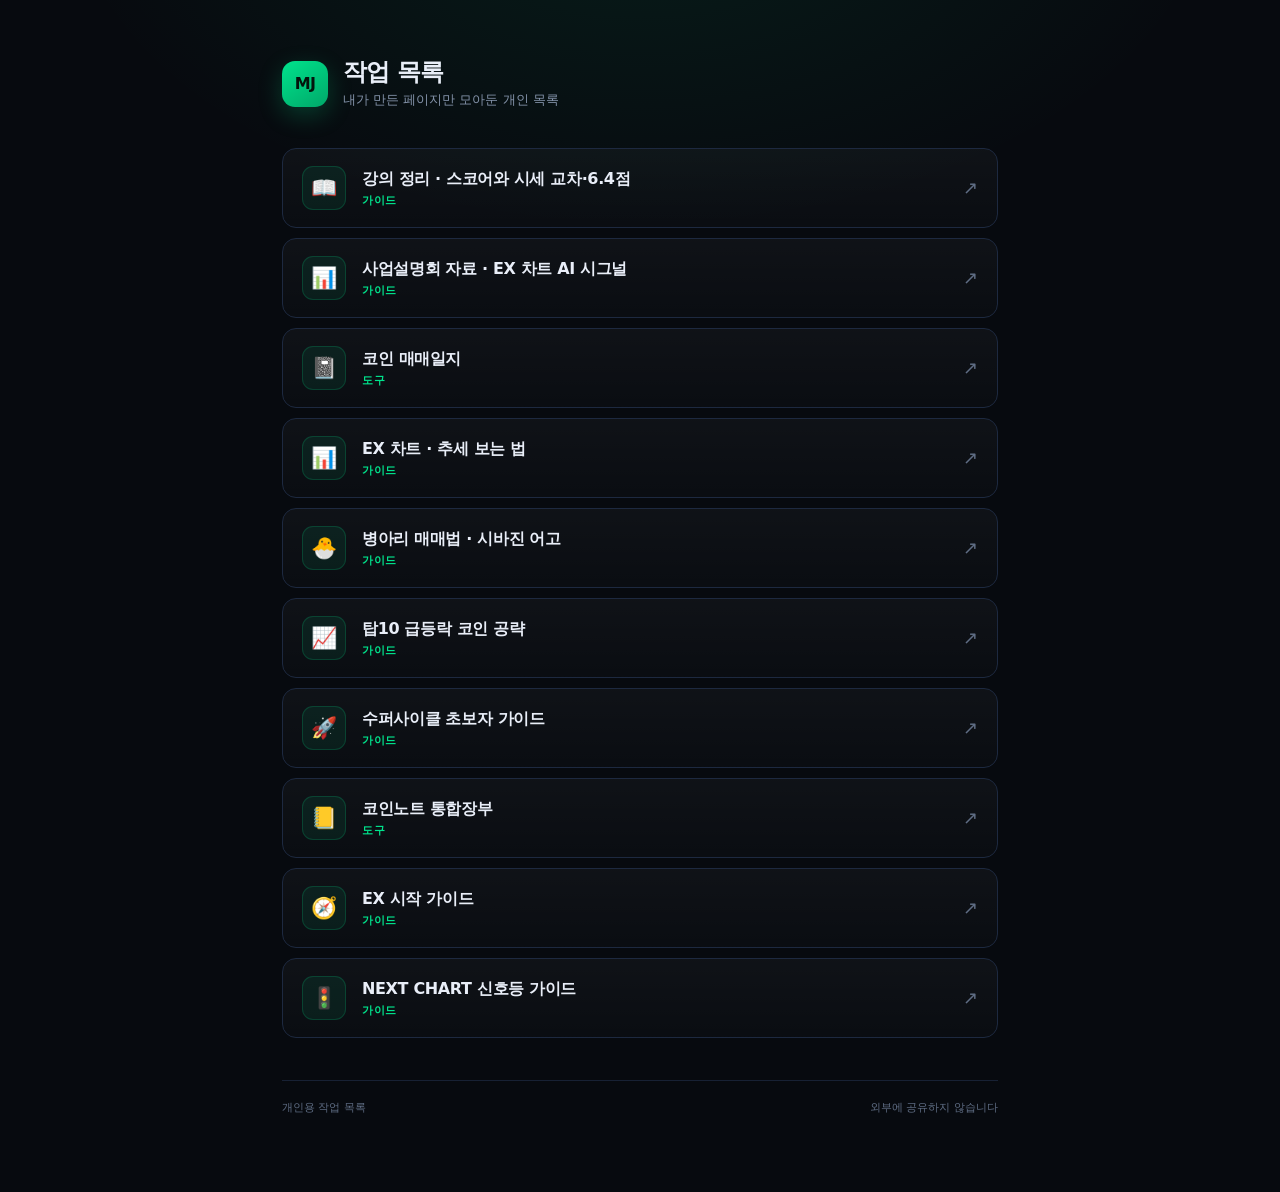
<file: index.html>
<!DOCTYPE html>
<html lang="ko">
<head>
<meta charset="UTF-8">
<meta name="viewport" content="width=device-width, initial-scale=1.0">
<title>작업 목록 | MJ</title>
<meta name="robots" content="noindex, nofollow, noarchive">
<meta name="theme-color" content="#070a0f">
<style>
:root{
  --bg:#070a0f;
  --card:#0d1420;
  --card-hover:#101a28;
  --line:#1d2940;
  --line-hover:rgba(0,227,140,.55);
  --txt:#e9eef8;
  --sub:#8493aa;
  --muted:#5f6d84;
  --green:#00e38c;
  --radius:14px;
}
*{margin:0;padding:0;box-sizing:border-box}
body{
  min-height:100vh;
  background:
    radial-gradient(ellipse 70% 45% at 50% -10%,rgba(0,227,140,.09),transparent 65%),
    var(--bg);
  color:var(--txt);
  font-family:'Pretendard','Pretendard Variable','Apple SD Gothic Neo','Malgun Gothic','Noto Sans CJK KR','Noto Sans KR','NanumGothic',system-ui,sans-serif;
  -webkit-font-smoothing:antialiased;
  line-height:1.55;
}
a{color:inherit;text-decoration:none}
.wrap{max-width:760px;margin:0 auto;padding:58px 22px 76px}
.head{display:flex;align-items:center;gap:15px;margin-bottom:38px}
.mark{
  width:46px;height:46px;border-radius:13px;display:grid;place-items:center;flex:none;
  background:linear-gradient(145deg,var(--green),#00a869);color:#04140c;
  font-size:16px;font-weight:900;letter-spacing:-.6px;
  box-shadow:0 8px 24px rgba(0,227,140,.22)
}
.head h1{font-size:24px;font-weight:900;letter-spacing:-.9px;line-height:1.2}
.head p{color:var(--sub);font-size:13px;margin-top:3px}
.list{display:flex;flex-direction:column;gap:10px}
.item{
  display:flex;align-items:center;gap:16px;
  padding:17px 19px;border:1px solid var(--line);border-radius:var(--radius);
  background:linear-gradient(180deg,rgba(255,255,255,.035),rgba(255,255,255,.012));
  transition:transform .22s,border-color .22s,background .22s
}
.item:hover{transform:translateY(-2px);border-color:var(--line-hover);background:var(--card-hover)}
.item:focus-visible{outline:2px solid var(--green);outline-offset:3px}
.icon{
  width:44px;height:44px;border-radius:11px;display:grid;place-items:center;flex:none;
  font-size:21px;background:rgba(0,227,140,.08);border:1px solid rgba(0,227,140,.18)
}
.body{flex:1;min-width:0;display:flex;flex-direction:column;gap:2px}
.title{font-size:16px;font-weight:800;letter-spacing:-.35px;line-height:1.35}
.cat{font-size:10.5px;font-weight:800;letter-spacing:.7px;color:var(--green)}
.arrow{flex:none;color:var(--muted);font-size:18px;transition:color .2s,transform .2s}
.item:hover .arrow{color:var(--green);transform:translate(2px,-2px)}
.foot{margin-top:42px;padding-top:18px;border-top:1px solid rgba(29,41,64,.75);color:var(--muted);font-size:11px;display:flex;justify-content:space-between;gap:12px;flex-wrap:wrap}
@media(max-width:520px){
  .wrap{padding:40px 16px 60px}
  .head{gap:12px;margin-bottom:28px}
  .mark{width:42px;height:42px;border-radius:12px;font-size:14px}
  .head h1{font-size:21px}
  .head p{font-size:12px}
  .item{padding:14px 15px;gap:12px}
  .icon{width:40px;height:40px;font-size:19px}
  .title{font-size:14.5px}
  .cat{font-size:9.5px}
}
</style>
</head>
<body>
<main class="wrap">
  <header class="head">
    <span class="mark" aria-hidden="true">MJ</span>
    <div>
      <h1>작업 목록</h1>
      <p>내가 만든 페이지만 모아둔 개인 목록</p>
    </div>
  </header>

  <nav class="list" aria-label="작업 목록">
    <a class="item" href="https://mjky1014-collab.github.io/ex-lecture-1112/" target="_blank" rel="noopener">
      <span class="icon" aria-hidden="true">📖</span>
      <span class="body">
        <span class="title">강의 정리 · 스코어와 시세 교차·6.4점</span>
        <span class="cat">가이드</span>
      </span>
      <span class="arrow" aria-hidden="true">↗</span>
    </a>

    <a class="item" href="https://mjky1014-collab.github.io/ex-briefing/" target="_blank" rel="noopener">
      <span class="icon" aria-hidden="true">📊</span>
      <span class="body">
        <span class="title">사업설명회 자료 · EX 차트 AI 시그널</span>
        <span class="cat">가이드</span>
      </span>
      <span class="arrow" aria-hidden="true">↗</span>
    </a>

    <a class="item" href="https://mjky1014-collab.github.io/coin-trading-journal/" target="_blank" rel="noopener">
      <span class="icon" aria-hidden="true">📓</span>
      <span class="body">
        <span class="title">코인 매매일지</span>
        <span class="cat">도구</span>
      </span>
      <span class="arrow" aria-hidden="true">↗</span>
    </a>

    <a class="item" href="https://mjky1014-collab.github.io/trend/" target="_blank" rel="noopener">
      <span class="icon" aria-hidden="true">📊</span>
      <span class="body">
        <span class="title">EX 차트 · 추세 보는 법</span>
        <span class="cat">가이드</span>
      </span>
      <span class="arrow" aria-hidden="true">↗</span>
    </a>

    <a class="item" href="https://mjky1014-collab.github.io/chick/" target="_blank" rel="noopener">
      <span class="icon" aria-hidden="true">🐣</span>
      <span class="body">
        <span class="title">병아리 매매법 · 시바진 어고</span>
        <span class="cat">가이드</span>
      </span>
      <span class="arrow" aria-hidden="true">↗</span>
    </a>

    <a class="item" href="https://mjky1014-collab.github.io/top10/" target="_blank" rel="noopener">
      <span class="icon" aria-hidden="true">📈</span>
      <span class="body">
        <span class="title">탑10 급등락 코인 공략</span>
        <span class="cat">가이드</span>
      </span>
      <span class="arrow" aria-hidden="true">↗</span>
    </a>

    <a class="item" href="https://mjky1014-collab.github.io/super/" target="_blank" rel="noopener">
      <span class="icon" aria-hidden="true">🚀</span>
      <span class="body">
        <span class="title">수퍼사이클 초보자 가이드</span>
        <span class="cat">가이드</span>
      </span>
      <span class="arrow" aria-hidden="true">↗</span>
    </a>

    <a class="item" href="https://mjky1014-collab.github.io/super/memo.html" target="_blank" rel="noopener">
      <span class="icon" aria-hidden="true">📒</span>
      <span class="body">
        <span class="title">코인노트 통합장부</span>
        <span class="cat">도구</span>
      </span>
      <span class="arrow" aria-hidden="true">↗</span>
    </a>

    <a class="item" href="https://mjky1014-collab.github.io/ex/" target="_blank" rel="noopener">
      <span class="icon" aria-hidden="true">🧭</span>
      <span class="body">
        <span class="title">EX 시작 가이드</span>
        <span class="cat">가이드</span>
      </span>
      <span class="arrow" aria-hidden="true">↗</span>
    </a>

    <a class="item" href="https://mjky1014-collab.github.io/next/" target="_blank" rel="noopener">
      <span class="icon" aria-hidden="true">🚦</span>
      <span class="body">
        <span class="title">NEXT CHART 신호등 가이드</span>
        <span class="cat">가이드</span>
      </span>
      <span class="arrow" aria-hidden="true">↗</span>
    </a>
  </nav>

  <footer class="foot">
    <span>개인용 작업 목록</span>
    <span>외부에 공유하지 않습니다</span>
  </footer>
</main>
</body>
</html>
</file>
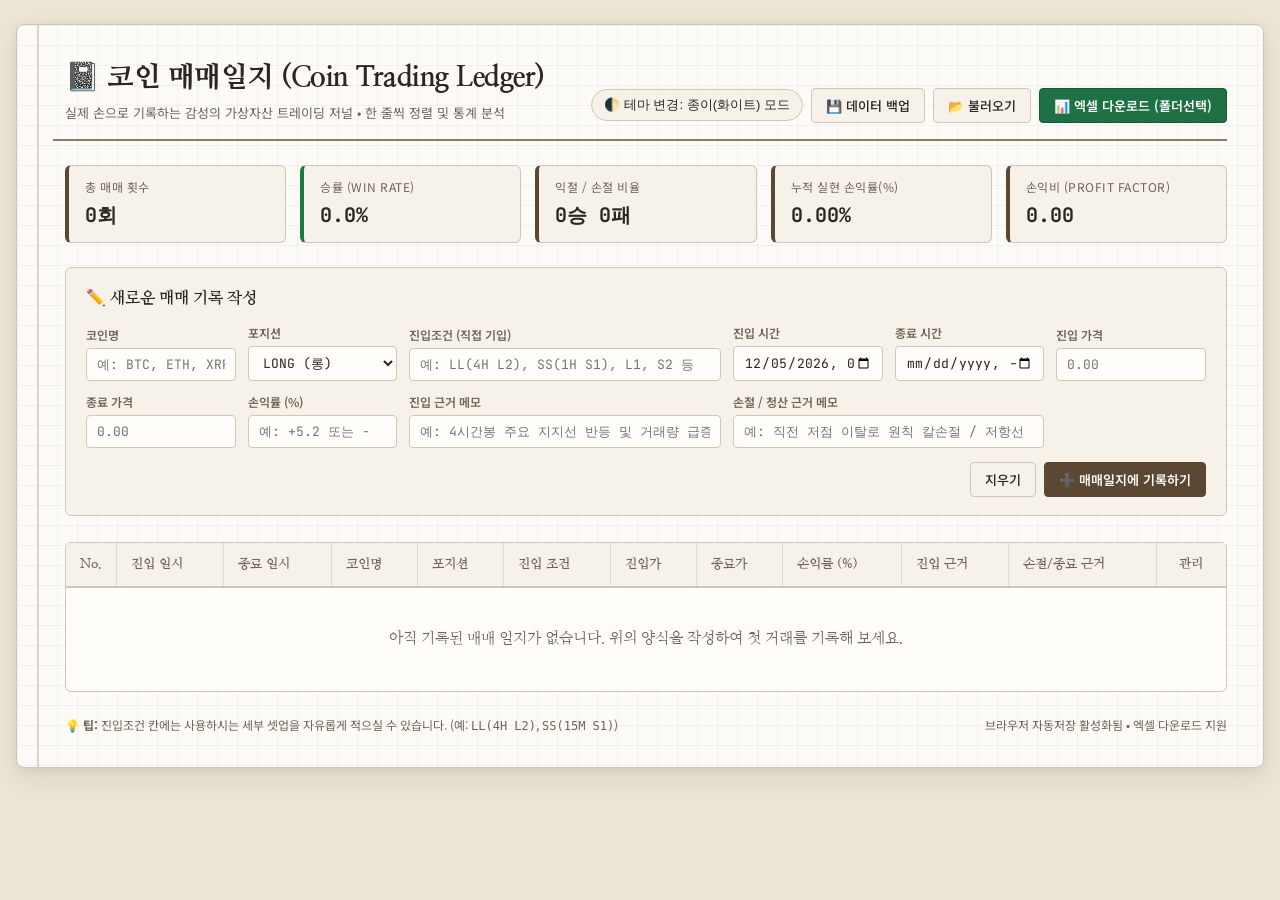
<file: coin-trading-journal/index.html>
<!DOCTYPE html>
<html lang="ko" data-theme="paper-light">
<head>
  <meta charset="UTF-8">
  <meta name="viewport" content="width=device-width, initial-scale=1.0">
  <title>코인 매매일지 (Trading Ledger)</title>
  <link rel="preconnect" href="https://fonts.googleapis.com">
  <link rel="preconnect" href="https://fonts.gstatic.com" crossorigin>
  <link href="https://fonts.googleapis.com/css2?family=Nanum+Myeongjo:wght@400;700;800&family=JetBrains+Mono:wght@400;600;700&family=Noto+Sans+KR:wght@300;400;500;700&display=swap" rel="stylesheet">
  <script src="https://cdn.sheetjs.com/xlsx-0.20.1/package/dist/xlsx.full.min.js"></script>
  <style>
    :root {
      --font-body: 'Noto Sans KR', -apple-system, BlinkMacSystemFont, sans-serif;
      --font-heading: 'Nanum Myeongjo', serif;
      --font-mono: 'JetBrains Mono', monospace;
    }

    [data-theme="paper-light"] {
      --bg-desk: #ede6d6;
      --bg-paper: #fcfbf7;
      --paper-line: #e4dbcb;
      --paper-grid: rgba(60, 50, 40, 0.05);
      --border-color: #d1c7b7;
      --border-dark: #8c7b66;
      --text-main: #2b2621;
      --text-muted: #6e6457;
      --card-bg: #f6f2e9;
      --input-bg: #fffdf9;
      --profit-color: #1b7a3e;
      --profit-bg: #eaf5ec;
      --loss-color: #b3261e;
      --loss-bg: #fdeeee;
      --accent: #5c4832;
      --accent-hover: #453624;
      --shadow-paper: 0 10px 30px rgba(70, 55, 40, 0.12), 0 2px 8px rgba(70, 55, 40, 0.06);
      --tag-long: #205493;
      --tag-long-bg: #e6eef7;
      --tag-short: #8c2323;
      --tag-short-bg: #faeaea;
    }

    [data-theme="paper-dark"] {
      --bg-desk: #121417;
      --bg-paper: #1c1f24;
      --paper-line: #2b313a;
      --paper-grid: rgba(255, 255, 255, 0.03);
      --border-color: #323944;
      --border-dark: #4d5766;
      --text-main: #e2dfd9;
      --text-muted: #959fae;
      --card-bg: #232830;
      --input-bg: #16181d;
      --profit-color: #4ade80;
      --profit-bg: rgba(34, 197, 94, 0.12);
      --loss-color: #f87171;
      --loss-bg: rgba(239, 68, 68, 0.12);
      --accent: #d8b488;
      --accent-hover: #e5c9a7;
      --shadow-paper: 0 10px 35px rgba(0, 0, 0, 0.5), 0 2px 10px rgba(0, 0, 0, 0.4);
      --tag-long: #60a5fa;
      --tag-long-bg: rgba(59, 130, 246, 0.15);
      --tag-short: #f87171;
      --tag-short-bg: rgba(239, 68, 68, 0.15);
    }

    * {
      box-sizing: border-box;
      margin: 0;
      padding: 0;
      transition: background-color 0.2s ease, border-color 0.2s ease, color 0.2s ease;
    }

    body {
      background-color: var(--bg-desk);
      color: var(--text-main);
      font-family: var(--font-body);
      min-height: 100vh;
      padding: 24px 16px;
      line-height: 1.5;
    }

    .ledger-container {
      max-width: 1440px;
      margin: 0 auto;
      background: var(--bg-paper);
      background-image: 
        linear-gradient(var(--paper-grid) 1px, transparent 1px),
        linear-gradient(90deg, var(--paper-grid) 1px, transparent 1px);
      background-size: 20px 20px;
      border: 1px solid var(--border-color);
      border-radius: 8px;
      box-shadow: var(--shadow-paper);
      padding: 32px 36px;
      position: relative;
    }

    .ledger-container::before {
      content: "";
      position: absolute;
      top: 0;
      bottom: 0;
      left: 20px;
      width: 2px;
      background: rgba(190, 80, 80, 0.25);
      pointer-events: none;
    }

    .header {
      display: flex;
      justify-content: space-between;
      align-items: flex-end;
      border-bottom: 2px double var(--border-dark);
      padding-bottom: 16px;
      margin-bottom: 24px;
      padding-left: 12px;
    }

    .title-area h1 {
      font-family: var(--font-heading);
      font-size: 28px;
      font-weight: 800;
      letter-spacing: -0.5px;
      color: var(--text-main);
      display: flex;
      align-items: center;
      gap: 10px;
    }

    .title-area p {
      font-size: 13px;
      color: var(--text-muted);
      margin-top: 4px;
    }

    .header-actions {
      display: flex;
      gap: 8px;
      align-items: center;
      flex-wrap: wrap;
    }

    .btn {
      font-family: var(--font-body);
      font-size: 13px;
      font-weight: 500;
      padding: 7px 14px;
      border-radius: 4px;
      cursor: pointer;
      display: inline-flex;
      align-items: center;
      gap: 6px;
      border: 1px solid var(--border-color);
      background: var(--card-bg);
      color: var(--text-main);
    }

    .btn:hover {
      border-color: var(--border-dark);
      filter: brightness(0.97);
    }

    .btn-primary {
      background: var(--accent);
      color: #fff;
      border-color: var(--accent);
      font-weight: 600;
    }
    [data-theme="paper-dark"] .btn-primary {
      color: #121417;
    }

    .btn-primary:hover {
      background: var(--accent-hover);
    }

    .btn-excel {
      background: #1e7145;
      color: #ffffff;
      border-color: #175735;
      font-weight: 600;
    }
    .btn-excel:hover {
      background: #175735;
    }

    .theme-toggle-btn {
      padding: 6px 12px;
      font-size: 13px;
      border-radius: 20px;
      background: var(--card-bg);
      border: 1px solid var(--border-color);
      color: var(--text-main);
      cursor: pointer;
      font-weight: 500;
    }

    .stats-board {
      display: grid;
      grid-template-columns: repeat(auto-fit, minmax(180px, 1fr));
      gap: 14px;
      margin-bottom: 24px;
      padding-left: 12px;
    }

    .stat-card {
      background: var(--card-bg);
      border: 1px solid var(--border-color);
      border-radius: 6px;
      padding: 12px 16px;
      border-left: 4px solid var(--accent);
    }

    .stat-label {
      font-size: 12px;
      color: var(--text-muted);
      text-transform: uppercase;
      letter-spacing: 0.5px;
    }

    .stat-value {
      font-size: 20px;
      font-family: var(--font-mono);
      font-weight: 700;
      margin-top: 4px;
    }

    .stat-card.profit-stat { border-left-color: var(--profit-color); }
    .stat-card.loss-stat { border-left-color: var(--loss-color); }

    .entry-section {
      background: var(--card-bg);
      border: 1px solid var(--border-color);
      border-radius: 6px;
      padding: 18px 20px;
      margin-bottom: 26px;
      margin-left: 12px;
    }

    .section-title {
      font-family: var(--font-heading);
      font-size: 16px;
      font-weight: 700;
      margin-bottom: 14px;
      display: flex;
      align-items: center;
      gap: 8px;
    }

    .form-grid {
      display: grid;
      grid-template-columns: repeat(auto-fit, minmax(140px, 1fr));
      gap: 12px;
      align-items: flex-end;
    }

    .form-group {
      display: flex;
      flex-direction: column;
      gap: 4px;
    }

    .form-group.span-2 {
      grid-column: span 2;
    }

    @media (max-width: 900px) {
      .form-group.span-2 {
        grid-column: span 1;
      }
    }

    label {
      font-size: 12px;
      font-weight: 600;
      color: var(--text-muted);
    }

    input, select {
      font-family: var(--font-mono);
      font-size: 13px;
      padding: 7px 10px;
      border: 1px solid var(--border-color);
      border-radius: 4px;
      background: var(--input-bg);
      color: var(--text-main);
      outline: none;
    }

    input:focus, select:focus {
      border-color: var(--accent);
      box-shadow: 0 0 0 1px var(--accent);
    }

    .btn-submit-row {
      display: flex;
      justify-content: flex-end;
      gap: 8px;
      margin-top: 14px;
    }

    .table-wrapper {
      margin-left: 12px;
      overflow-x: auto;
      border: 1px solid var(--border-color);
      border-radius: 6px;
      background: var(--input-bg);
    }

    table {
      width: 100%;
      border-collapse: collapse;
      text-align: left;
      font-size: 13px;
      white-space: nowrap;
    }

    thead {
      background: var(--card-bg);
      border-bottom: 2px solid var(--border-color);
    }

    th {
      font-family: var(--font-heading);
      font-size: 13px;
      font-weight: 700;
      color: var(--text-muted);
      padding: 12px 14px;
      border-right: 1px solid var(--paper-line);
    }

    th:last-child {
      border-right: none;
    }

    tbody tr {
      border-bottom: 1px solid var(--paper-line);
    }

    tbody tr:hover {
      background: rgba(0, 0, 0, 0.02);
    }
    [data-theme="paper-dark"] tbody tr:hover {
      background: rgba(255, 255, 255, 0.03);
    }

    td {
      padding: 10px 14px;
      border-right: 1px solid var(--paper-line);
      font-family: var(--font-mono);
      color: var(--text-main);
      vertical-align: middle;
    }

    td:last-child {
      border-right: none;
    }

    tr.row-profit { background-color: var(--profit-bg); }
    tr.row-loss { background-color: var(--loss-bg); }

    .badge {
      display: inline-block;
      padding: 2px 7px;
      border-radius: 3px;
      font-size: 11px;
      font-weight: 700;
      font-family: var(--font-mono);
      letter-spacing: 0.5px;
    }
    .badge-long {
      background: var(--tag-long-bg);
      color: var(--tag-long);
      border: 1px solid var(--tag-long);
    }
    .badge-short {
      background: var(--tag-short-bg);
      color: var(--tag-short);
      border: 1px solid var(--tag-short);
    }

    .cell-return { font-weight: 700; }
    .return-profit { color: var(--profit-color); }
    .return-loss { color: var(--loss-color); }

    .memo-cell {
      max-width: 200px;
      overflow: hidden;
      text-overflow: ellipsis;
      white-space: nowrap;
      font-family: var(--font-body);
      font-size: 12px;
      color: var(--text-main);
      cursor: pointer;
    }

    .action-icons {
      display: flex;
      gap: 6px;
    }

    .btn-icon {
      border: none;
      background: none;
      cursor: pointer;
      color: var(--text-muted);
      font-size: 14px;
      padding: 2px 5px;
      border-radius: 3px;
    }
    .btn-icon:hover {
      color: var(--text-main);
      background: rgba(0,0,0,0.06);
    }

    .empty-state {
      text-align: center;
      padding: 40px;
      color: var(--text-muted);
      font-family: var(--font-heading);
      font-size: 15px;
    }

    .ledger-footer {
      margin-top: 24px;
      padding-left: 12px;
      font-size: 12px;
      color: var(--text-muted);
      display: flex;
      justify-content: space-between;
      flex-wrap: wrap;
      gap: 8px;
    }

    .modal-backdrop {
      display: none;
      position: fixed;
      top: 0; left: 0; right: 0; bottom: 0;
      background: rgba(0, 0, 0, 0.5);
      z-index: 1000;
      align-items: center;
      justify-content: center;
    }
    .modal-backdrop.active {
      display: flex;
    }
    .modal {
      background: var(--bg-paper);
      border: 1px solid var(--border-dark);
      border-radius: 8px;
      max-width: 500px;
      width: 90%;
      padding: 24px;
      box-shadow: var(--shadow-paper);
    }
    .modal-header {
      font-family: var(--font-heading);
      font-size: 18px;
      font-weight: 700;
      margin-bottom: 12px;
    }
  </style>
</head>
<body>

  <div class="ledger-container">
    <header class="header">
      <div class="title-area">
        <h1>📓 코인 매매일지 (Coin Trading Ledger)</h1>
        <p>실제 손으로 기록하는 감성의 가상자산 트레이딩 저널 • 한 줄씩 정렬 및 통계 분석</p>
      </div>
      <div class="header-actions">
        <button class="theme-toggle-btn" id="themeToggleBtn" onclick="toggleTheme()">
          🌓 테마 변경: <span id="themeName">종이(화이트) 모드</span>
        </button>
        <button class="btn" onclick="exportJSON()">💾 데이터 백업</button>
        <button class="btn" onclick="document.getElementById('fileInput').click()">📂 불러오기</button>
        <input type="file" id="fileInput" accept=".json" style="display:none" onchange="importJSON(event)">
        <button class="btn btn-excel" onclick="exportToExcel()">📊 엑셀 다운로드 (폴더선택)</button>
      </div>
    </header>

    <section class="stats-board">
      <div class="stat-card">
        <div class="stat-label">총 매매 횟수</div>
        <div class="stat-value" id="statTotalTrades">0회</div>
      </div>
      <div class="stat-card profit-stat">
        <div class="stat-label">승률 (Win Rate)</div>
        <div class="stat-value" id="statWinRate">0.0%</div>
      </div>
      <div class="stat-card">
        <div class="stat-label">익절 / 손절 비율</div>
        <div class="stat-value" id="statWinLossCount">0승 0패</div>
      </div>
      <div class="stat-card" id="statNetCard">
        <div class="stat-label">누적 실현 손익률(%)</div>
        <div class="stat-value" id="statNetReturn">0.00%</div>
      </div>
      <div class="stat-card">
        <div class="stat-label">손익비 (Profit Factor)</div>
        <div class="stat-value" id="statProfitFactor">0.00</div>
      </div>
    </section>

    <section class="entry-section">
      <div class="section-title">
        <span>✏️ 새로운 매매 기록 작성</span>
      </div>
      <form id="tradeForm" onsubmit="handleAddTrade(event)">
        <div class="form-grid">
          <div class="form-group">
            <label for="coinSymbol">코인명</label>
            <input type="text" id="coinSymbol" placeholder="예: BTC, ETH, XRP" required>
          </div>

          <div class="form-group">
            <label for="tradePosition">포지션</label>
            <select id="tradePosition" onchange="autoCalcReturn()">
              <option value="LONG">LONG (롱)</option>
              <option value="SHORT">SHORT (숏)</option>
            </select>
          </div>

          <div class="form-group span-2">
            <label for="entryCondition">진입조건 (직접 기입)</label>
            <input type="text" id="entryCondition" placeholder="예: LL(4H L2), SS(1H S1), L1, S2 등" required>
          </div>

          <div class="form-group">
            <label for="entryTime">진입 시간</label>
            <input type="datetime-local" id="entryTime" required>
          </div>

          <div class="form-group">
            <label for="exitTime">종료 시간</label>
            <input type="datetime-local" id="exitTime">
          </div>

          <div class="form-group">
            <label for="entryPrice">진입 가격</label>
            <input type="number" id="entryPrice" step="any" placeholder="0.00" oninput="autoCalcReturn()">
          </div>

          <div class="form-group">
            <label for="exitPrice">종료 가격</label>
            <input type="number" id="exitPrice" step="any" placeholder="0.00" oninput="autoCalcReturn()">
          </div>

          <div class="form-group">
            <label for="returnRate">손익률 (%)</label>
            <input type="number" id="returnRate" step="0.01" placeholder="예: +5.2 또는 -2.1" required>
          </div>

          <div class="form-group span-2">
            <label for="entryReason">진입 근거 메모</label>
            <input type="text" id="entryReason" placeholder="예: 4시간봉 주요 지지선 반등 및 거래량 급증">
          </div>

          <div class="form-group span-2">
            <label for="exitReason">손절 / 청산 근거 메모</label>
            <input type="text" id="exitReason" placeholder="예: 직전 저점 이탈로 원칙 칼손절 / 저항선 1차 도달 익절">
          </div>
        </div>

        <div class="btn-submit-row">
          <button type="button" class="btn" onclick="resetForm()">지우기</button>
          <button type="submit" class="btn btn-primary" id="submitBtn">➕ 매매일지에 기록하기</button>
        </div>
      </form>
    </section>

    <div class="table-wrapper">
      <table id="journalTable">
        <thead>
          <tr>
            <th style="width: 45px;">No.</th>
            <th>진입 일시</th>
            <th>종료 일시</th>
            <th>코인명</th>
            <th>포지션</th>
            <th>진입 조건</th>
            <th>진입가</th>
            <th>종료가</th>
            <th>손익률 (%)</th>
            <th>진입 근거</th>
            <th>손절/종료 근거</th>
            <th style="width: 70px; text-align: center;">관리</th>
          </tr>
        </thead>
        <tbody id="journalBody">
        </tbody>
      </table>
      <div id="emptyMessage" class="empty-state">
        아직 기록된 매매 일지가 없습니다. 위의 양식을 작성하여 첫 거래를 기록해 보세요.
      </div>
    </div>

    <footer class="ledger-footer">
      <div>💡 <strong>팁:</strong> 진입조건 칸에는 사용하시는 세부 셋업을 자유롭게 적으실 수 있습니다. (예: <code>LL(4H L2)</code>, <code>SS(15M S1)</code>)</div>
      <div>브라우저 자동저장 활성화됨 • 엑셀 다운로드 지원</div>
    </footer>
  </div>

  <div class="modal-backdrop" id="detailModal">
    <div class="modal">
      <div class="modal-header" id="modalTitle">매매 상세 메모</div>
      <div id="modalContent" style="font-size: 14px; line-height: 1.6; color: var(--text-main); white-space: pre-wrap;"></div>
      <div style="display: flex; justify-content: flex-end; margin-top: 20px;">
        <button class="btn" onclick="closeModal()">닫기</button>
      </div>
    </div>
  </div>

  <script>
    let trades = [];
    let editingId = null;

    const STORAGE_KEY = 'coin_trading_ledger_v1';
    const THEME_KEY = 'coin_ledger_theme';

    window.addEventListener('DOMContentLoaded', () => {
      loadTheme();
      loadTrades();
      setDefaultDates();
    });

    function toggleTheme() {
      const html = document.documentElement;
      const currentTheme = html.getAttribute('data-theme');
      const newTheme = currentTheme === 'paper-light' ? 'paper-dark' : 'paper-light';
      html.setAttribute('data-theme', newTheme);
      localStorage.setItem(THEME_KEY, newTheme);
      updateThemeLabel(newTheme);
    }

    function loadTheme() {
      const savedTheme = localStorage.getItem(THEME_KEY) || 'paper-light';
      document.documentElement.setAttribute('data-theme', savedTheme);
      updateThemeLabel(savedTheme);
    }

    function updateThemeLabel(theme) {
      const label = document.getElementById('themeName');
      label.textContent = theme === 'paper-light' ? '종이(화이트) 모드' : '슬레이트(다크) 모드';
    }

    function setDefaultDates() {
      const now = new Date();
      now.setMinutes(now.getMinutes() - now.getTimezoneOffset());
      document.getElementById('entryTime').value = now.toISOString().slice(0, 16);
    }

    function autoCalcReturn() {
      const entryPrice = parseFloat(document.getElementById('entryPrice').value);
      const exitPrice = parseFloat(document.getElementById('exitPrice').value);
      const position = document.getElementById('tradePosition').value;
      const returnInput = document.getElementById('returnRate');

      if (!isNaN(entryPrice) && !isNaN(exitPrice) && entryPrice > 0) {
        let diffPct = 0;
        if (position === 'LONG') {
          diffPct = ((exitPrice - entryPrice) / entryPrice) * 100;
        } else {
          diffPct = ((entryPrice - exitPrice) / entryPrice) * 100;
        }
        returnInput.value = diffPct.toFixed(2);
      }
    }

    function saveTrades() {
      localStorage.setItem(STORAGE_KEY, JSON.stringify(trades));
      renderTable();
      updateStats();
    }

    function loadTrades() {
      const saved = localStorage.getItem(STORAGE_KEY);
      if (saved) {
        try {
          trades = JSON.parse(saved);
        } catch (e) {
          trades = [];
        }
      }
      renderTable();
      updateStats();
    }

    function handleAddTrade(e) {
      e.preventDefault();

      const tradeData = {
        id: editingId || Date.now().toString(),
        coin: document.getElementById('coinSymbol').value.trim().toUpperCase(),
        position: document.getElementById('tradePosition').value,
        condition: document.getElementById('entryCondition').value.trim(),
        entryTime: document.getElementById('entryTime').value,
        exitTime: document.getElementById('exitTime').value || '-',
        entryPrice: document.getElementById('entryPrice').value ? parseFloat(document.getElementById('entryPrice').value) : null,
        exitPrice: document.getElementById('exitPrice').value ? parseFloat(document.getElementById('exitPrice').value) : null,
        returnRate: parseFloat(document.getElementById('returnRate').value) || 0,
        entryReason: document.getElementById('entryReason').value.trim() || '-',
        exitReason: document.getElementById('exitReason').value.trim() || '-'
      };

      if (editingId) {
        const index = trades.findIndex(t => t.id === editingId);
        if (index !== -1) trades[index] = tradeData;
        editingId = null;
        document.getElementById('submitBtn').innerHTML = '➕ 매매일지에 기록하기';
      } else {
        trades.push(tradeData);
      }

      saveTrades();
      resetForm();
    }

    function resetForm() {
      document.getElementById('tradeForm').reset();
      editingId = null;
      document.getElementById('submitBtn').innerHTML = '➕ 매매일지에 기록하기';
      setDefaultDates();
    }

    function editTrade(id) {
      const trade = trades.find(t => t.id === id);
      if (!trade) return;

      editingId = id;
      document.getElementById('coinSymbol').value = trade.coin;
      document.getElementById('tradePosition').value = trade.position;
      document.getElementById('entryCondition').value = trade.condition;
      document.getElementById('entryTime').value = trade.entryTime;
      document.getElementById('exitTime').value = trade.exitTime === '-' ? '' : trade.exitTime;
      document.getElementById('entryPrice').value = trade.entryPrice !== null ? trade.entryPrice : '';
      document.getElementById('exitPrice').value = trade.exitPrice !== null ? trade.exitPrice : '';
      document.getElementById('returnRate').value = trade.returnRate;
      document.getElementById('entryReason').value = trade.entryReason === '-' ? '' : trade.entryReason;
      document.getElementById('exitReason').value = trade.exitReason === '-' ? '' : trade.exitReason;

      document.getElementById('submitBtn').innerHTML = '✏️ 수정 완료';
      window.scrollTo({ top: 120, behavior: 'smooth' });
    }

    function deleteTrade(id) {
      if (confirm('이 매매 기록을 삭제하시겠습니까?')) {
        trades = trades.filter(t => t.id !== id);
        saveTrades();
      }
    }

    function renderTable() {
      const tbody = document.getElementById('journalBody');
      const emptyMsg = document.getElementById('emptyMessage');
      tbody.innerHTML = '';

      if (trades.length === 0) {
        emptyMsg.style.display = 'block';
        return;
      }
      emptyMsg.style.display = 'none';

      trades.forEach((trade, idx) => {
        const tr = document.createElement('tr');
        const isProfit = trade.returnRate > 0;
        const isLoss = trade.returnRate < 0;

        if (isProfit) tr.classList.add('row-profit');
        else if (isLoss) tr.classList.add('row-loss');

        const returnColorClass = isProfit ? 'return-profit' : (isLoss ? 'return-loss' : '');
        const sign = trade.returnRate > 0 ? '+' : '';
        const positionBadge = trade.position === 'LONG' 
          ? `<span class="badge badge-long">LONG</span>` 
          : `<span class="badge badge-short">SHORT</span>`;

        tr.innerHTML = `
          <td style="text-align: center; color: var(--text-muted);">${idx + 1}</td>
          <td>${formatDate(trade.entryTime)}</td>
          <td>${formatDate(trade.exitTime)}</td>
          <td><strong>${trade.coin}</strong></td>
          <td>${positionBadge}</td>
          <td><span style="font-weight: 600; color: var(--accent);">${escapeHTML(trade.condition)}</span></td>
          <td>${trade.entryPrice !== null ? trade.entryPrice.toLocaleString() : '-'}</td>
          <td>${trade.exitPrice !== null ? trade.exitPrice.toLocaleString() : '-'}</td>
          <td class="cell-return ${returnColorClass}">${sign}${trade.returnRate.toFixed(2)}%</td>
          <td class="memo-cell" title="클릭해서 전체보기" onclick="showMemo('${escapeHTML(trade.coin)} 진입 근거', '${escapeHTML(trade.entryReason)}')">${escapeHTML(trade.entryReason)}</td>
          <td class="memo-cell" title="클릭해서 전체보기" onclick="showMemo('${escapeHTML(trade.coin)} 손절/종료 근거', '${escapeHTML(trade.exitReason)}')">${escapeHTML(trade.exitReason)}</td>
          <td style="text-align: center;">
            <div class="action-icons">
              <button class="btn-icon" title="수정" onclick="editTrade('${trade.id}')">✏️</button>
              <button class="btn-icon" title="삭제" onclick="deleteTrade('${trade.id}')">🗑️</button>
            </div>
          </td>
        `;
        tbody.appendChild(tr);
      });
    }

    function formatDate(dtStr) {
      if (!dtStr || dtStr === '-') return '-';
      return dtStr.replace('T', ' ');
    }

    function escapeHTML(str) {
      if (!str) return '';
      return String(str)
        .replace(/&/g, '&amp;')
        .replace(/</g, '&lt;')
        .replace(/>/g, '&gt;')
        .replace(/"/g, '&quot;')
        .replace(/'/g, '&#39;');
    }

    function showMemo(title, content) {
      document.getElementById('modalTitle').innerText = title;
      document.getElementById('modalContent').innerText = content || '내용 없음';
      document.getElementById('detailModal').classList.add('active');
    }

    function closeModal() {
      document.getElementById('detailModal').classList.remove('active');
    }

    function updateStats() {
      const totalTrades = trades.length;
      document.getElementById('statTotalTrades').innerText = `${totalTrades}회`;

      if (totalTrades === 0) {
        document.getElementById('statWinRate').innerText = '0.0%';
        document.getElementById('statWinLossCount').innerText = '0승 0패';
        document.getElementById('statNetReturn').innerText = '0.00%';
        document.getElementById('statProfitFactor').innerText = '0.00';
        return;
      }

      let wins = 0;
      let losses = 0;
      let totalReturn = 0;
      let grossProfit = 0;
      let grossLoss = 0;

      trades.forEach(t => {
        totalReturn += t.returnRate;
        if (t.returnRate > 0) {
          wins++;
          grossProfit += t.returnRate;
        } else if (t.returnRate < 0) {
          losses++;
          grossLoss += Math.abs(t.returnRate);
        }
      });

      const winRate = ((wins / totalTrades) * 100).toFixed(1);
      document.getElementById('statWinRate').innerText = `${winRate}%`;
      document.getElementById('statWinLossCount').innerText = `${wins}승 ${losses}패`;

      const sign = totalReturn > 0 ? '+' : '';
      const netElem = document.getElementById('statNetReturn');
      netElem.innerText = `${sign}${totalReturn.toFixed(2)}%`;
      netElem.style.color = totalReturn > 0 ? 'var(--profit-color)' : (totalReturn < 0 ? 'var(--loss-color)' : 'inherit');

      const profitFactor = grossLoss > 0 ? (grossProfit / grossLoss).toFixed(2) : (grossProfit > 0 ? '∞' : '0.00');
      document.getElementById('statProfitFactor').innerText = profitFactor;
    }

    async function exportToExcel() {
      if (trades.length === 0) {
        alert('내보낼 매매 기록이 없습니다.');
        return;
      }

      const excelData = trades.map((t, idx) => ({
        "순번": idx + 1,
        "진입일시": t.entryTime,
        "종료일시": t.exitTime,
        "코인명": t.coin,
        "포지션": t.position,
        "진입조건": t.condition,
        "진입가": t.entryPrice,
        "종료가": t.exitPrice,
        "손익률(%)": t.returnRate,
        "진입근거": t.entryReason,
        "손절및종료근거": t.exitReason
      }));

      const worksheet = XLSX.utils.json_to_sheet(excelData);
      const workbook = XLSX.utils.book_new();
      XLSX.utils.book_append_sheet(workbook, worksheet, "매매일지");

      const colWidths = [
        { wch: 6 },
        { wch: 18 },
        { wch: 18 },
        { wch: 10 },
        { wch: 8 },
        { wch: 16 },
        { wch: 14 },
        { wch: 14 },
        { wch: 12 },
        { wch: 30 },
        { wch: 30 }
      ];
      worksheet['!cols'] = colWidths;

      const excelBuffer = XLSX.write(workbook, { bookType: 'xlsx', type: 'array' });
      const blob = new Blob([excelBuffer], { type: 'application/vnd.openxmlformats-officedocument.spreadsheetml.sheet' });
      const defaultFileName = `코인매매일지_${new Date().toISOString().slice(0, 10)}.xlsx`;

      if (window.showSaveFilePicker) {
        try {
          const handle = await window.showSaveFilePicker({
            suggestedName: defaultFileName,
            types: [{
              description: 'Excel Spreadsheet (*.xlsx)',
              accept: { 'application/vnd.openxmlformats-officedocument.spreadsheetml.sheet': ['.xlsx'] }
            }]
          });
          const writable = await handle.createWritable();
          await writable.write(blob);
          await writable.close();
          alert('지정한 폴더에 엑셀 파일이 성공적으로 저장되었습니다!');
          return;
        } catch (err) {
          if (err.name === 'AbortError') return;
          console.warn('showSaveFilePicker fallback:', err);
        }
      }

      const url = URL.createObjectURL(blob);
      const a = document.createElement('a');
      a.href = url;
      a.download = defaultFileName;
      document.body.appendChild(a);
      a.click();
      document.body.removeChild(a);
      URL.revokeObjectURL(url);
    }

    function exportJSON() {
      const dataStr = "data:text/json;charset=utf-8," + encodeURIComponent(JSON.stringify(trades, null, 2));
      const downloadAnchor = document.createElement('a');
      downloadAnchor.setAttribute("href", dataStr);
      downloadAnchor.setAttribute("download", `코인매매일지_백업_${new Date().toISOString().slice(0, 10)}.json`);
      document.body.appendChild(downloadAnchor);
      downloadAnchor.click();
      downloadAnchor.remove();
    }

    function importJSON(event) {
      const file = event.target.files[0];
      if (!file) return;

      const reader = new FileReader();
      reader.onload = function(e) {
        try {
          const imported = JSON.parse(e.target.result);
          if (Array.isArray(imported)) {
            if (confirm(`가져온 파일에서 총 ${imported.length}개의 매매 기록을 발견했습니다. 기존 일지에 병합하시겠습니까? (취소 시 기존 일지를 덮어씁니다)`)) {
              const existingIds = new Set(trades.map(t => t.id));
              imported.forEach(t => {
                if (!existingIds.has(t.id)) trades.push(t);
              });
            } else {
              trades = imported;
            }
            saveTrades();
            alert('데이터를 성공적으로 불러왔습니다!');
          } else {
            alert('올바른 매매일지 JSON 형식이 아닙니다.');
          }
        } catch (err) {
          alert('파일을 읽는 도중 오류가 발생했습니다: ' + err.message);
        }
      };
      reader.readAsText(file);
      event.target.value = '';
    }
  </script>
</body>
</html>
</file>
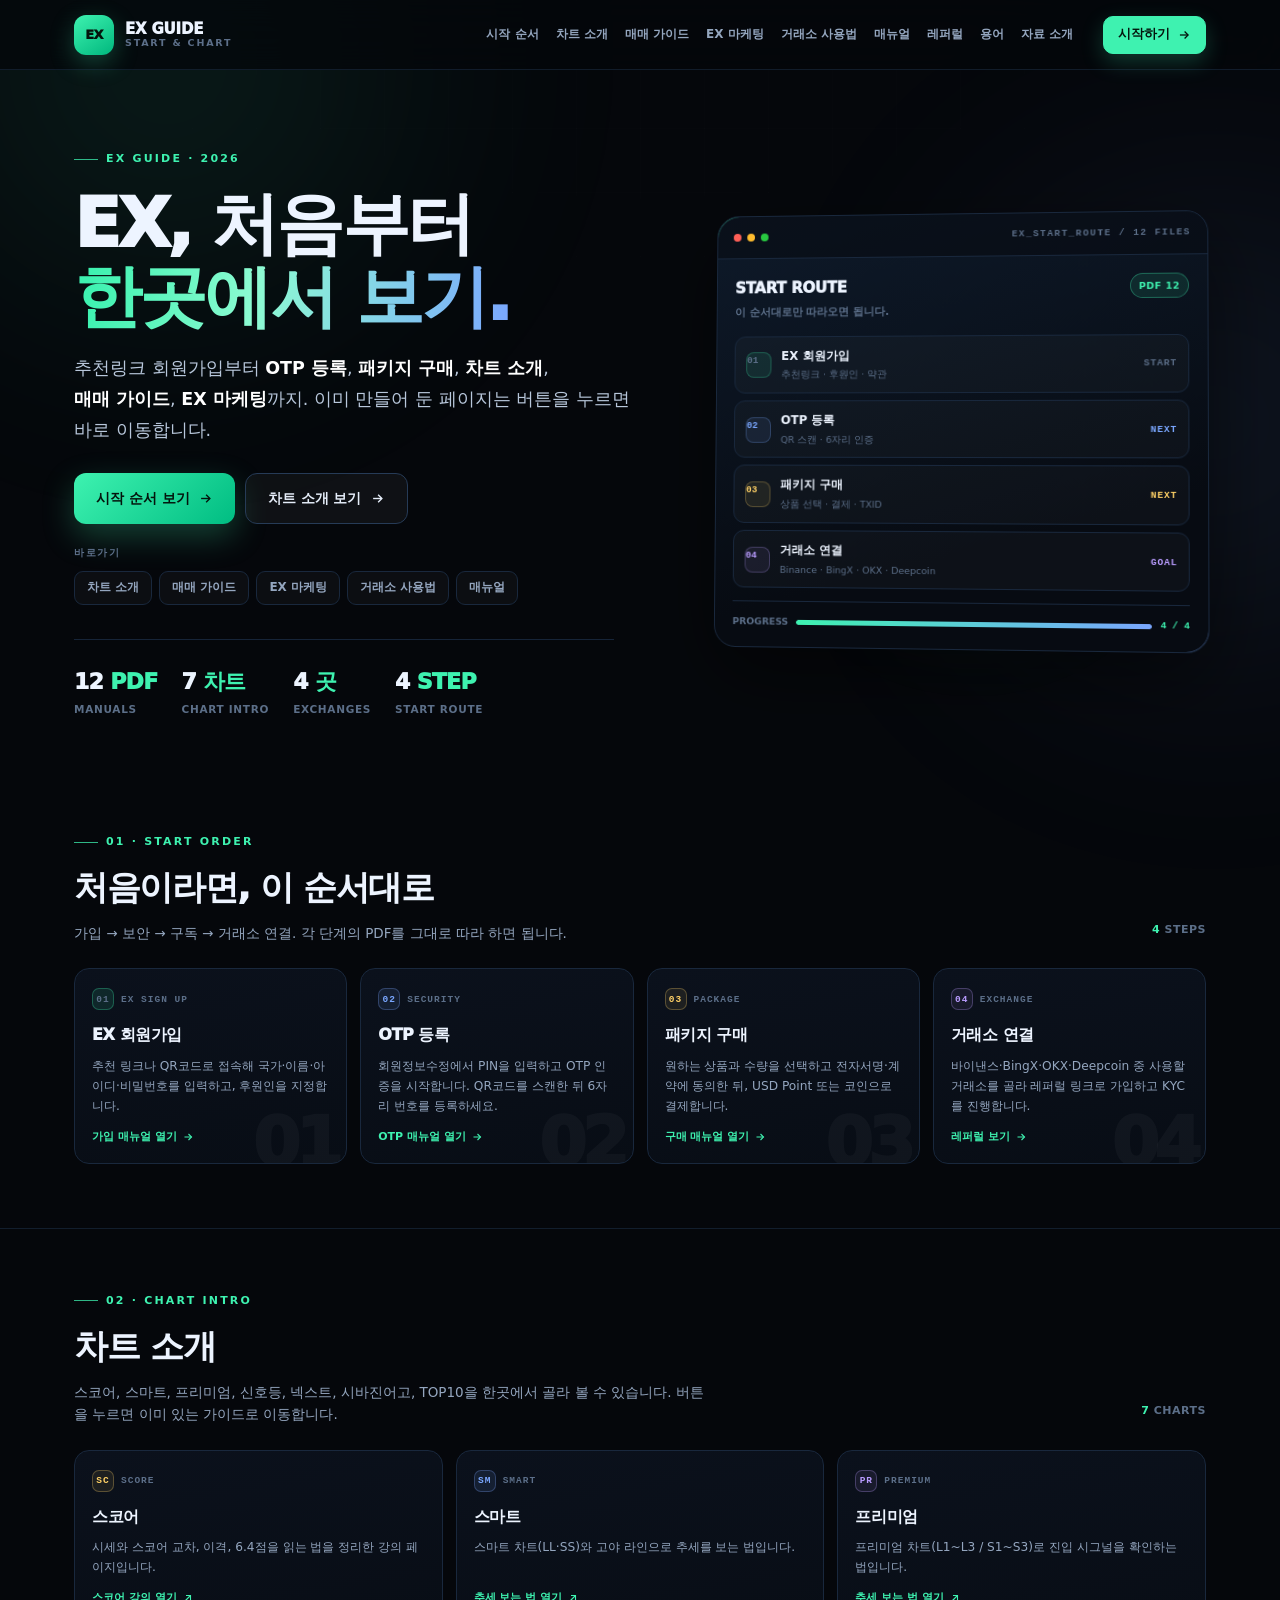
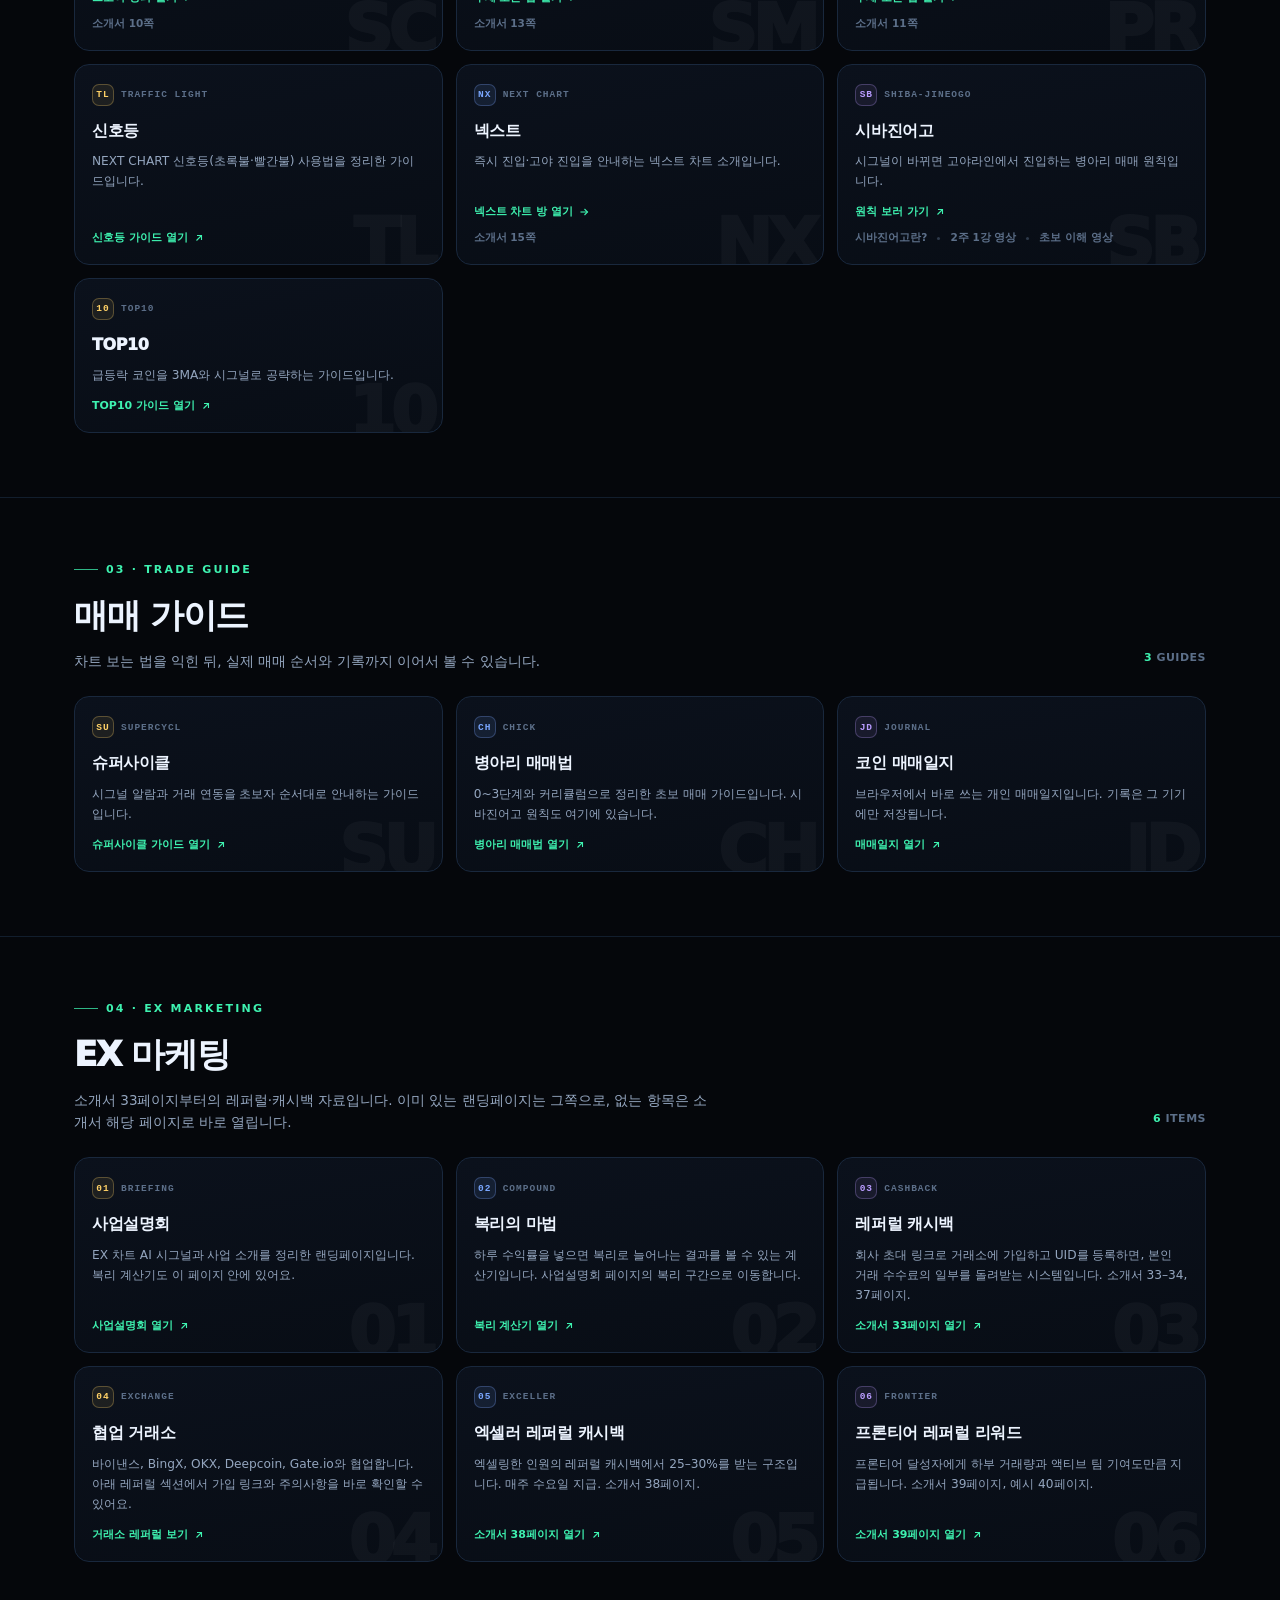
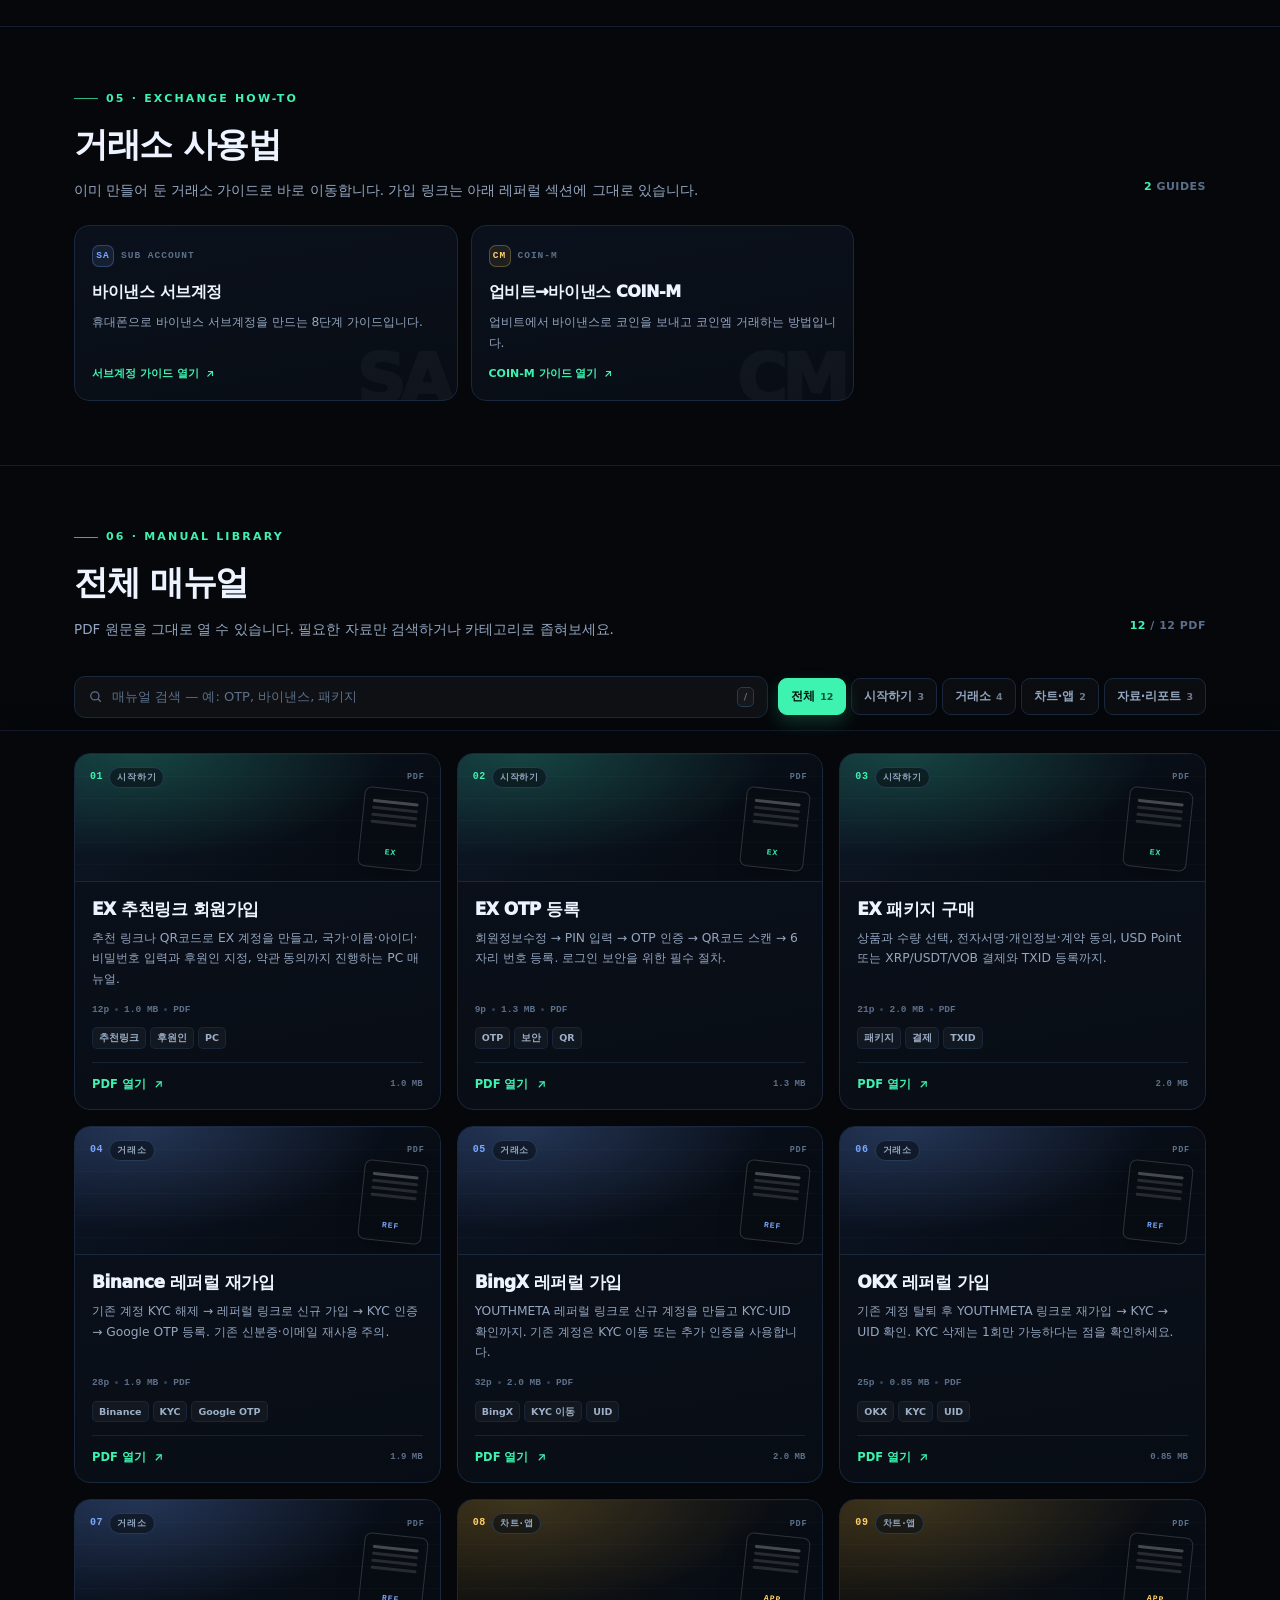
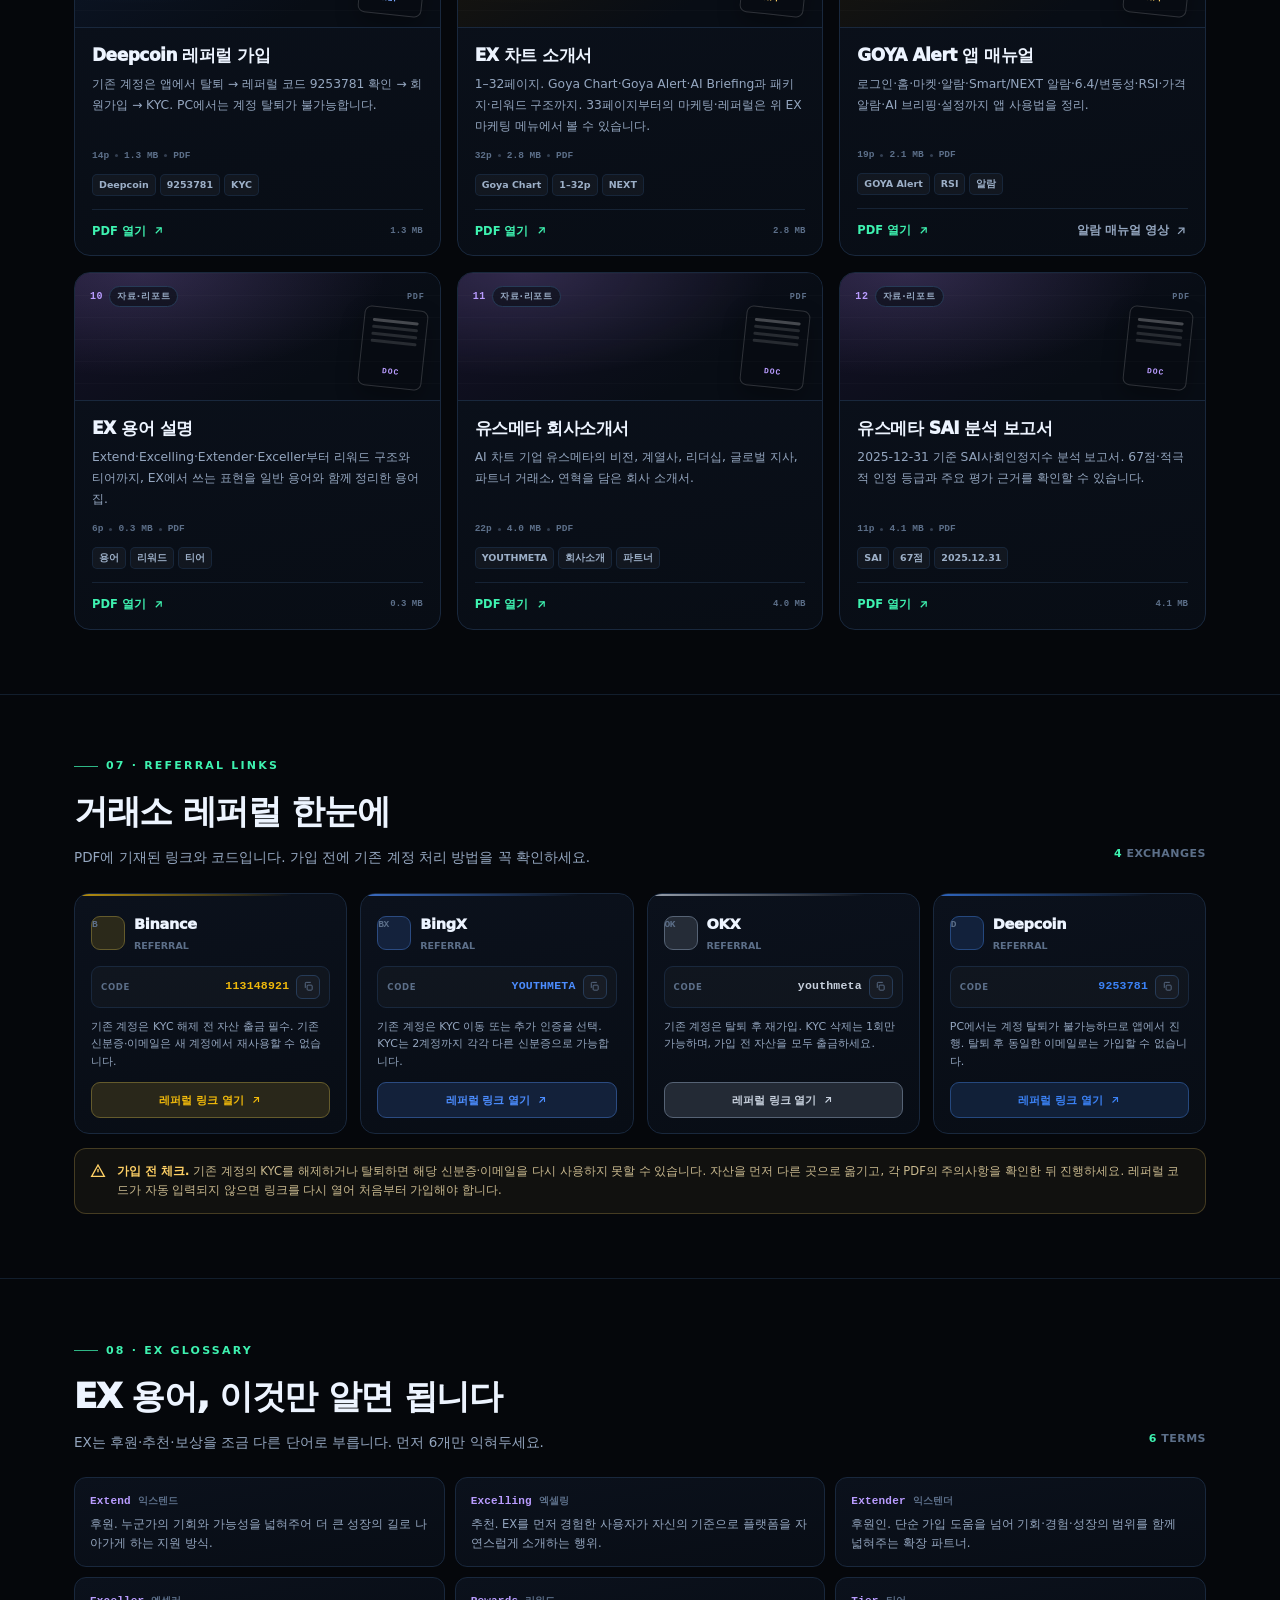
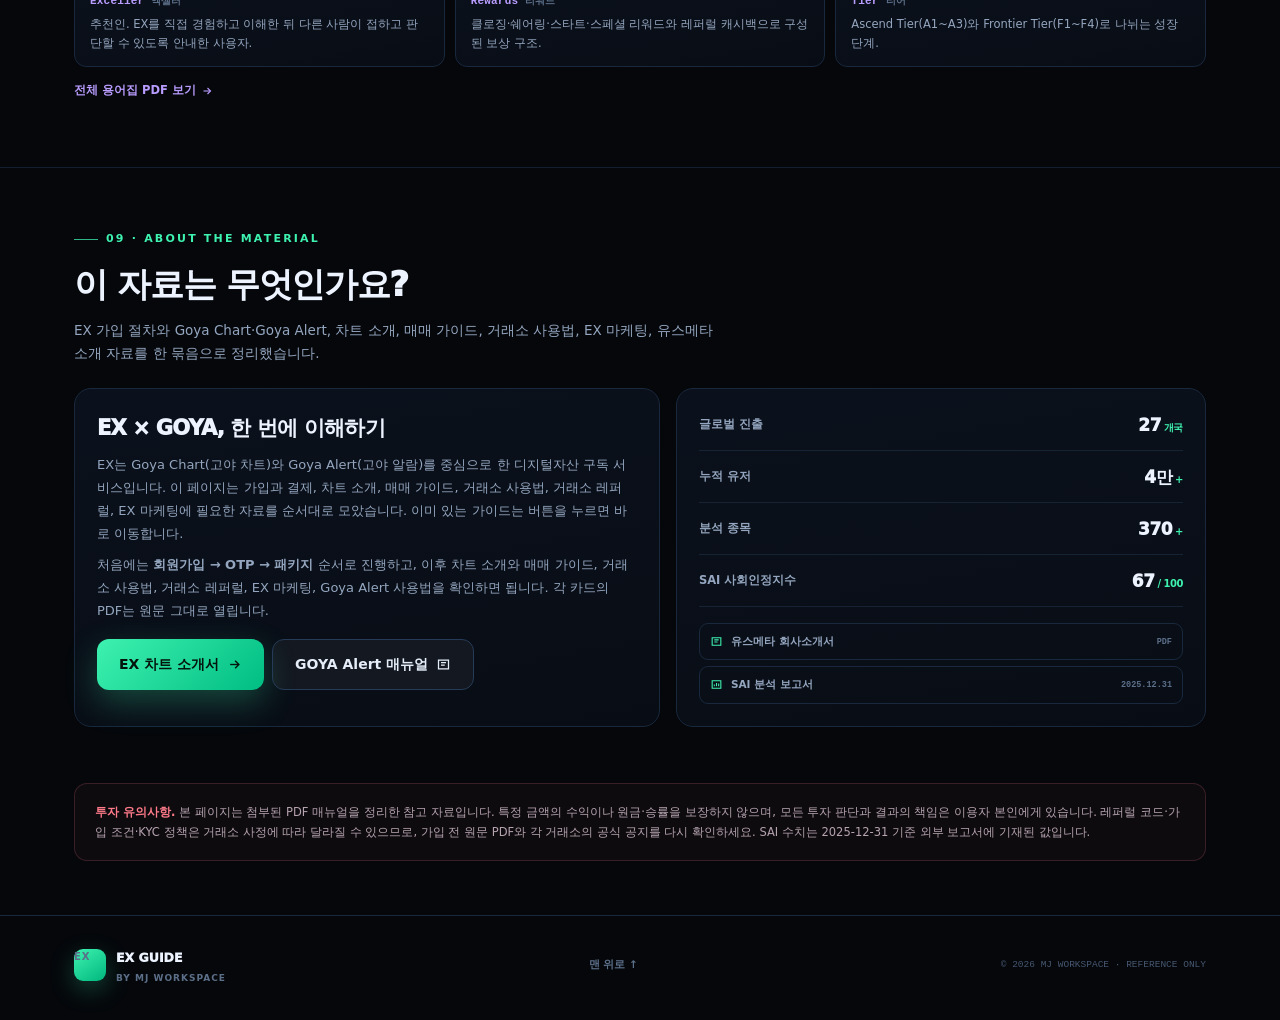
<file: ex/index.html>
<!DOCTYPE html>
<html lang="ko">
<head>
<meta charset="UTF-8">
<meta name="viewport" content="width=device-width, initial-scale=1.0">
<title>EX 가이드 | 차트 소개 · 매매 · 마케팅 · 매뉴얼</title>
<meta name="description" content="EX 추천링크 회원가입부터 스코어·스마트·프리미엄·신호등·넥스트·시바진어고·TOP10, 슈퍼사이클과 EX 마케팅까지. 이미 있는 가이드로 바로 이동합니다.">
<meta name="theme-color" content="#05070b">
<meta property="og:type" content="website">
<meta property="og:title" content="EX 가이드 | EX GUIDE">
<meta property="og:description" content="처음 시작하는 EX, 회원가입부터 차트 소개·매매 가이드·EX 마케팅까지 한 페이지에서.">
<meta property="og:image" content="https://mjky1014-collab.github.io/ex/cover.svg">
<link rel="icon" href="data:image/svg+xml,%3Csvg xmlns='http://www.w3.org/2000/svg' viewBox='0 0 64 64'%3E%3Crect width='64' height='64' rx='16' fill='%233ef2b0'/%3E%3Ctext x='32' y='43' font-family='Arial,sans-serif' font-size='24' font-weight='900' text-anchor='middle' fill='%2304140c'%3EEX%3C/text%3E%3C/svg%3E">
<style>
:root{
  --bg:#05070b;
  --bg2:#070b12;
  --panel:#0b111c;
  --panel2:#0f1827;
  --panel3:#121f33;
  --line:#19283d;
  --line2:#263b57;
  --txt:#edf4ff;
  --sub:#94a6bf;
  --muted:#5c6f89;
  --green:#3ef2b0;
  --green2:#00c98b;
  --blue:#7aa7ff;
  --gold:#ffd166;
  --purple:#b99cff;
  --red:#ff7b8a;
  --radius:18px;
  --max:1180px;
  --shadow:0 28px 80px rgba(0,0,0,.55);
}
*{margin:0;padding:0;box-sizing:border-box}
html{scroll-behavior:smooth;scroll-padding-top:88px}
body{
  background:var(--bg);color:var(--txt);line-height:1.65;overflow-x:hidden;
  font-family:'Pretendard','Pretendard Variable','Apple SD Gothic Neo','Malgun Gothic',system-ui,sans-serif;
  -webkit-font-smoothing:antialiased;
}
a{color:inherit;text-decoration:none}
button,input{font-family:inherit;color:inherit}
button{cursor:pointer;border:none;background:none}
img,svg{display:block;max-width:100%}
::selection{background:rgba(62,242,176,.28);color:#fff}
:focus-visible{outline:2px solid var(--green);outline-offset:3px;border-radius:7px}

.bg-fx{position:fixed;inset:0;z-index:0;pointer-events:none;overflow:hidden}
.bg-fx::before,.bg-fx::after{content:'';position:absolute;width:58vw;height:58vw;border-radius:50%;filter:blur(130px);opacity:.13}
.bg-fx::before{top:-24vw;left:-16vw;background:radial-gradient(circle,var(--green),transparent 66%)}
.bg-fx::after{top:4vw;right:-24vw;background:radial-gradient(circle,var(--blue),transparent 66%)}
.grid-fx{
  position:fixed;inset:0;z-index:0;pointer-events:none;opacity:.32;
  background-image:linear-gradient(rgba(255,255,255,.03) 1px,transparent 1px),linear-gradient(90deg,rgba(255,255,255,.03) 1px,transparent 1px);
  background-size:64px 64px;
  mask-image:radial-gradient(ellipse 85% 58% at 50% 0%,#000 28%,transparent 82%);
  -webkit-mask-image:radial-gradient(ellipse 85% 58% at 50% 0%,#000 28%,transparent 82%);
}
.wrap{max-width:var(--max);margin:0 auto;padding:0 24px;position:relative;z-index:1}
.skip{position:absolute;left:-9999px;top:0;z-index:200;background:var(--green);color:#04140c;padding:11px 18px;border-radius:0 0 10px 0;font-weight:900}
.skip:focus{left:0}

/* ── top bar ── */
.topbar{
  position:fixed;top:0;left:0;right:0;z-index:100;height:70px;
  background:rgba(5,7,11,.76);backdrop-filter:blur(18px);-webkit-backdrop-filter:blur(18px);
  border-bottom:1px solid rgba(25,40,61,.65)
}
.topbar-in{max-width:var(--max);height:100%;margin:0 auto;padding:0 24px;display:flex;align-items:center;gap:18px}
.brand{display:flex;align-items:center;gap:11px;flex:none}
.brand-mark{
  width:40px;height:40px;border-radius:12px;display:grid;place-items:center;flex:none;
  background:linear-gradient(145deg,var(--green),#00b77d);color:#04140c;font-size:13px;font-weight:950;letter-spacing:-.8px;
  box-shadow:0 8px 24px rgba(62,242,176,.25)
}
.brand-txt{display:flex;flex-direction:column;line-height:1.12}
.brand-txt b{font-size:15px;font-weight:950;letter-spacing:-.2px}
.brand-txt span{font-size:9.5px;font-weight:900;letter-spacing:1.8px;color:var(--muted)}
.nav{display:flex;align-items:center;gap:3px;margin-left:auto}
.nav a{font-size:12px;font-weight:800;color:var(--sub);padding:8px 7px;border-radius:9px;transition:.2s;white-space:nowrap}
.nav a:hover{color:#fff;background:rgba(255,255,255,.055)}
.top-actions{display:flex;align-items:center;gap:8px;margin-left:5px}
.top-link{
  display:inline-flex;align-items:center;gap:7px;height:38px;padding:0 14px;border-radius:10px;
  font-size:12.5px;font-weight:900;color:var(--sub);border:1px solid var(--line);background:rgba(255,255,255,.03);transition:.2s
}
.top-link:hover{color:#fff;border-color:var(--line2);background:rgba(255,255,255,.07);transform:translateY(-1px)}
.top-link.primary{color:#04140c;background:var(--green);border-color:var(--green);box-shadow:0 8px 22px rgba(62,242,176,.22)}
.top-link.primary:hover{background:#61f7c2}
.top-link svg{width:14px;height:14px}
.menu-btn{display:none;width:38px;height:38px;border-radius:10px;border:1px solid var(--line);background:rgba(255,255,255,.03);color:var(--sub);place-items:center}
.menu-btn svg{width:18px;height:18px}
.mobile-menu{display:none}

/* ── hero ── */
.hero{padding:142px 0 42px;position:relative;z-index:1}
.hero-grid{display:grid;grid-template-columns:1.08fr .92fr;gap:56px;align-items:center}
.eyebrow{display:inline-flex;align-items:center;gap:8px;font-size:11px;font-weight:900;letter-spacing:2.2px;color:var(--green);text-transform:uppercase}
.eyebrow::before{content:'';width:24px;height:1px;background:var(--green);opacity:.75}
.hero h1{font-size:clamp(38px,5.8vw,68px);font-weight:950;line-height:1.08;letter-spacing:-2.8px;margin:18px 0 20px}
.hero h1 .grad{background:linear-gradient(96deg,var(--green) 4%,#8dfbd2 42%,var(--blue) 100%);-webkit-background-clip:text;background-clip:text;color:transparent}
.hero-lead{max-width:560px;color:#b8c7db;font-size:clamp(15px,1.45vw,17.5px);line-height:1.75}
.hero-lead b{color:#fff;font-weight:850}
.hero-cta{display:flex;flex-wrap:wrap;gap:10px;margin-top:28px}
.btn{display:inline-flex;align-items:center;justify-content:center;gap:8px;padding:13px 22px;border-radius:12px;font-size:14px;font-weight:900;transition:.25s;white-space:nowrap}
.btn-primary{background:linear-gradient(135deg,var(--green),#00bd82);color:#04140c;box-shadow:0 12px 32px rgba(62,242,176,.25)}
.btn-primary:hover{transform:translateY(-2px);box-shadow:0 18px 42px rgba(62,242,176,.36)}
.btn-ghost{background:rgba(255,255,255,.045);border:1px solid var(--line2);color:#e5edf9}
.btn-ghost:hover{background:rgba(255,255,255,.085);transform:translateY(-2px)}
.btn svg{width:15px;height:15px}
.hero-stats{display:flex;flex-wrap:wrap;gap:24px;margin-top:34px;padding-top:24px;border-top:1px solid rgba(25,40,61,.9);max-width:540px}
.hero-stats div{display:flex;flex-direction:column;gap:1px}
.hero-stats b{font-size:22px;font-weight:950;letter-spacing:-.7px;font-variant-numeric:tabular-nums}
.hero-stats b em{font-style:normal;color:var(--green)}
.hero-stats span{font-size:10.5px;font-weight:850;letter-spacing:.7px;color:var(--muted)}
.hero-jump{margin-top:22px;max-width:560px}
.hero-jump-label{display:block;font-size:10px;font-weight:900;letter-spacing:1.6px;color:var(--muted);margin-bottom:8px;font-family:ui-monospace,Consolas,monospace}
.hero-jump-list{display:flex;flex-wrap:wrap;gap:7px}
.hero-jump-list a{
  display:inline-flex;align-items:center;gap:6px;height:34px;padding:0 12px;border-radius:9px;
  font-size:12px;font-weight:850;color:var(--sub);
  border:1px solid var(--line);background:rgba(255,255,255,.03);transition:.2s
}
.hero-jump-list a:hover{color:#fff;border-color:var(--line2);background:rgba(255,255,255,.07);transform:translateY(-1px)}
.hub-more{display:flex;flex-wrap:wrap;align-items:center;gap:6px 10px;margin-top:8px}
.hub-more a{font-size:10.5px;font-weight:800;color:var(--muted);transition:.2s}
.hub-more a:hover{color:var(--green)}
.hub-more i{width:3px;height:3px;border-radius:50%;background:var(--muted);opacity:.45;flex:none}

/* route panel */
.route-wrap{position:relative}
.route-wrap::before{content:'';position:absolute;inset:8% 4% -6% 10%;background:radial-gradient(ellipse,rgba(62,242,176,.2),transparent 66%);filter:blur(35px);z-index:0}
.route{
  position:relative;z-index:1;background:linear-gradient(165deg,#0e1a2a,#070b12 72%);
  border:1px solid var(--line);border-radius:22px;box-shadow:var(--shadow);overflow:hidden;
  transform:perspective(1400px) rotateY(-5deg) rotateX(2deg);transition:transform .65s cubic-bezier(.2,.7,.3,1)
}
.route:hover{transform:perspective(1400px) rotateY(0) rotateX(0)}
.route::before{
  content:'';position:absolute;inset:-1px;border-radius:23px;padding:1px;pointer-events:none;
  background:linear-gradient(140deg,rgba(62,242,176,.55),transparent 42%,transparent 64%,rgba(122,167,255,.45));
  -webkit-mask:linear-gradient(#000 0 0) content-box,linear-gradient(#000 0 0);-webkit-mask-composite:xor;mask-composite:exclude
}
.route-bar{display:flex;align-items:center;gap:6px;padding:13px 16px;border-bottom:1px solid var(--line);background:rgba(7,11,18,.6)}
.route-bar i{width:8px;height:8px;border-radius:50%;background:#2b3c56}
.route-bar i:nth-child(1){background:#ff5f57}
.route-bar i:nth-child(2){background:#febc2e}
.route-bar i:nth-child(3){background:#28c840}
.route-bar b{margin-left:auto;font-family:ui-monospace,'Cascadia Code',Consolas,monospace;font-size:9.5px;letter-spacing:1.4px;color:var(--muted);font-weight:800}
.route-in{padding:18px 18px 17px}
.route-head{display:flex;align-items:flex-start;justify-content:space-between;gap:10px;margin-bottom:15px}
.route-head h2{font-size:15.5px;font-weight:950;letter-spacing:-.35px}
.route-head p{font-size:10.5px;color:var(--muted);font-weight:750;margin-top:3px}
.route-badge{font-size:9.5px;font-weight:900;letter-spacing:.4px;color:var(--green);background:rgba(62,242,176,.1);border:1px solid rgba(62,242,176,.32);padding:4px 8px;border-radius:99px;white-space:nowrap}
.route-list{display:flex;flex-direction:column;gap:7px}
.route-item{display:flex;align-items:center;gap:10px;padding:10px 11px;border:1px solid var(--line);border-radius:11px;background:rgba(255,255,255,.022)}
.route-num{width:26px;height:26px;border-radius:8px;display:grid;place-items:center;flex:none;font-family:ui-monospace,Consolas,monospace;font-size:10px;font-weight:900;color:var(--green);background:rgba(62,242,176,.09);border:1px solid rgba(62,242,176,.25)}
.route-item:nth-child(2) .route-num{color:var(--blue);background:rgba(122,167,255,.09);border-color:rgba(122,167,255,.25)}
.route-item:nth-child(3) .route-num{color:var(--gold);background:rgba(255,209,102,.08);border-color:rgba(255,209,102,.25)}
.route-item:nth-child(4) .route-num{color:var(--purple);background:rgba(185,156,255,.08);border-color:rgba(185,156,255,.25)}
.route-item b{font-size:12px;font-weight:850;display:block}
.route-item span{display:block;font-size:9.5px;color:var(--muted);margin-top:1px}
.route-state{margin-left:auto;font-family:ui-monospace,Consolas,monospace;font-size:8.5px;font-weight:900;letter-spacing:.8px;color:var(--green)}
.route-item:nth-child(2) .route-state{color:var(--blue)}
.route-item:nth-child(3) .route-state{color:var(--gold)}
.route-item:nth-child(4) .route-state{color:var(--purple)}
.route-foot{display:flex;align-items:center;gap:8px;margin-top:13px;padding-top:12px;border-top:1px solid var(--line);font-size:9.5px;color:var(--muted);font-weight:750}
.route-foot .bar{flex:1;height:5px;border-radius:99px;background:#142238;overflow:hidden}
.route-foot .bar i{display:block;height:100%;width:100%;background:linear-gradient(90deg,var(--green),var(--blue));border-radius:99px}
.route-foot b{color:var(--green);font-family:ui-monospace,Consolas,monospace;font-size:9.5px}

/* ── sections ── */
.section{padding:64px 0 12px;position:relative;z-index:1}
.sec-head{display:flex;align-items:flex-end;justify-content:space-between;gap:20px;flex-wrap:wrap;margin-bottom:24px}
.sec-head h2{font-size:clamp(23px,3vw,34px);font-weight:950;letter-spacing:-1.3px;margin-top:8px}
.sec-head p{font-size:13.5px;color:var(--sub);margin-top:7px;max-width:640px}
.sec-head .count{font-size:11px;font-weight:900;letter-spacing:.5px;color:var(--muted);padding-bottom:5px;white-space:nowrap}
.sec-head .count b{color:var(--green)}
.section-line{border-top:1px solid rgba(25,40,61,.7);margin-top:52px;padding-top:54px}

/* steps */
.steps{display:grid;grid-template-columns:repeat(4,1fr);gap:13px;counter-reset:step}
.step{
  position:relative;padding:19px 17px 17px;border:1px solid var(--line);border-radius:15px;
  background:linear-gradient(170deg,var(--panel),#080d15);overflow:hidden;transition:.3s;display:flex;flex-direction:column
}
.step:hover{transform:translateY(-4px);border-color:rgba(62,242,176,.4);box-shadow:0 18px 40px rgba(0,0,0,.35)}
.step::after{content:attr(data-step);position:absolute;right:9px;bottom:-14px;font-size:68px;font-weight:950;letter-spacing:-5px;color:rgba(255,255,255,.035);line-height:1;pointer-events:none}
.step-top{display:flex;align-items:center;gap:7px;margin-bottom:12px}
.step-dot{width:22px;height:22px;border-radius:7px;display:grid;place-items:center;background:rgba(62,242,176,.1);border:1px solid rgba(62,242,176,.28);color:var(--green);font-size:9px;font-weight:950;font-family:ui-monospace,Consolas,monospace}
.step:nth-child(2) .step-dot{color:var(--blue);background:rgba(122,167,255,.1);border-color:rgba(122,167,255,.28)}
.step:nth-child(3) .step-dot{color:var(--gold);background:rgba(255,209,102,.08);border-color:rgba(255,209,102,.28)}
.step:nth-child(4) .step-dot{color:var(--purple);background:rgba(185,156,255,.08);border-color:rgba(185,156,255,.28)}
.step-top span{font-size:9.5px;font-weight:900;letter-spacing:1px;color:var(--muted);font-family:ui-monospace,Consolas,monospace}
.step h3{font-size:16px;font-weight:950;letter-spacing:-.4px;margin-bottom:7px}
.step p{font-size:12.2px;color:var(--sub);line-height:1.65;flex:1}
.step-link{display:inline-flex;align-items:center;gap:5px;margin-top:12px;font-size:11px;font-weight:900;color:var(--green)}
.step-link svg{width:12px;height:12px;transition:.2s}
.step-link:hover svg{transform:translateX(3px)}

/* toolbar */
.toolbar{
  position:sticky;top:70px;z-index:50;margin:0 0 22px;padding:12px 0;
  background:linear-gradient(180deg,rgba(5,7,11,.95),rgba(5,7,11,.84));
  backdrop-filter:blur(15px);-webkit-backdrop-filter:blur(15px);border-bottom:1px solid rgba(25,40,61,.55)
}
.toolbar-in{max-width:var(--max);margin:0 auto;padding:0 24px;display:flex;align-items:center;gap:10px;flex-wrap:wrap}
.search{
  flex:1 1 240px;min-width:190px;display:flex;align-items:center;gap:9px;height:42px;padding:0 13px;
  border:1px solid var(--line);border-radius:11px;background:rgba(255,255,255,.04);transition:.22s
}
.search:focus-within{border-color:rgba(62,242,176,.55);background:rgba(62,242,176,.045);box-shadow:0 0 0 3px rgba(62,242,176,.075)}
.search svg{width:15px;height:15px;color:var(--muted);flex:none}
.search input{flex:1;min-width:0;background:none;border:none;outline:none;font-size:13px}
.search input::placeholder{color:var(--muted)}
.search kbd{flex:none;font-family:inherit;font-size:9.5px;font-weight:900;color:var(--muted);border:1px solid var(--line2);border-radius:5px;padding:1px 6px;background:rgba(255,255,255,.03)}
.chips{display:flex;flex-wrap:wrap;gap:5px}
.chip{display:inline-flex;align-items:center;gap:5px;padding:9px 12px;border-radius:9px;border:1px solid var(--line);background:rgba(255,255,255,.025);font-size:12px;font-weight:850;color:var(--sub);transition:.2s}
.chip:hover{color:#fff;border-color:var(--line2)}
.chip.active{color:#04140c;background:var(--green);border-color:var(--green);box-shadow:0 7px 18px rgba(62,242,176,.2)}
.chip .n{font-size:9.5px;opacity:.72;font-variant-numeric:tabular-nums}

/* manual cards */
.manuals{display:grid;grid-template-columns:repeat(3,1fr);gap:16px}
.manual{
  position:relative;display:flex;flex-direction:column;border:1px solid var(--line);border-radius:16px;overflow:hidden;
  background:linear-gradient(170deg,var(--panel),#080d15);transition:transform .35s cubic-bezier(.2,.7,.3,1),border-color .3s,box-shadow .35s
}
.manual:hover{transform:translateY(-5px);border-color:rgba(62,242,176,.4);box-shadow:0 22px 50px rgba(0,0,0,.42)}
.manual-cover{
  position:relative;height:128px;padding:13px 15px;overflow:hidden;
  background:radial-gradient(ellipse at 18% 0%,rgba(62,242,176,.2),transparent 58%),linear-gradient(145deg,#0d1a29,#080d15 70%);
  border-bottom:1px solid var(--line)
}
.manual[data-cat="exchange"] .manual-cover{background:radial-gradient(ellipse at 18% 0%,rgba(122,167,255,.22),transparent 58%),linear-gradient(145deg,#0c1628,#080d15 70%)}
.manual[data-cat="chart"] .manual-cover{background:radial-gradient(ellipse at 18% 0%,rgba(255,209,102,.17),transparent 58%),linear-gradient(145deg,#1a160d,#080d15 70%)}
.manual[data-cat="reference"] .manual-cover{background:radial-gradient(ellipse at 18% 0%,rgba(185,156,255,.18),transparent 58%),linear-gradient(145deg,#141126,#080d15 70%)}
.manual-cover::after{content:'';position:absolute;inset:0;background-image:linear-gradient(rgba(255,255,255,.035) 1px,transparent 1px);background-size:100% 22px;opacity:.5;pointer-events:none}
.manual-top{position:relative;z-index:1;display:flex;align-items:center;gap:6px}
.manual-no{font-family:ui-monospace,Consolas,monospace;font-size:10px;font-weight:900;letter-spacing:.6px;color:var(--green)}
.manual[data-cat="exchange"] .manual-no{color:var(--blue)}
.manual[data-cat="chart"] .manual-no{color:var(--gold)}
.manual[data-cat="reference"] .manual-no{color:var(--purple)}
.manual-cat{font-size:9px;font-weight:900;letter-spacing:.8px;color:var(--sub);border:1px solid var(--line2);background:rgba(7,11,18,.55);padding:2px 7px;border-radius:99px}
.manual-pdf{margin-left:auto;font-family:ui-monospace,Consolas,monospace;font-size:8.5px;font-weight:900;letter-spacing:.8px;color:var(--muted)}
.manual-file{position:absolute;right:15px;bottom:12px;width:64px;height:80px;border:1px solid rgba(255,255,255,.16);border-radius:7px;background:rgba(7,11,18,.6);transform:rotate(6deg);box-shadow:0 10px 22px rgba(0,0,0,.3)}
.manual-file::before{content:'';position:absolute;left:8px;right:8px;top:11px;height:3px;border-radius:2px;background:rgba(255,255,255,.25);box-shadow:0 7px 0 rgba(255,255,255,.13),0 14px 0 rgba(255,255,255,.13),0 21px 0 rgba(255,255,255,.13)}
.manual-file::after{content:'EX';position:absolute;left:0;right:0;bottom:9px;text-align:center;font-family:ui-monospace,Consolas,monospace;font-size:8px;font-weight:900;letter-spacing:1px;color:var(--green)}
.manual[data-cat="exchange"] .manual-file::after{content:'REF';color:var(--blue)}
.manual[data-cat="chart"] .manual-file::after{content:'APP';color:var(--gold)}
.manual[data-cat="reference"] .manual-file::after{content:'DOC';color:var(--purple)}
.manual-body{padding:16px 17px 15px;display:flex;flex-direction:column;flex:1}
.manual-body h3{font-size:17px;font-weight:950;letter-spacing:-.5px;line-height:1.35}
.manual-body p{font-size:12.3px;line-height:1.68;color:var(--sub);margin-top:7px;flex:1}
.manual-meta{display:flex;flex-wrap:wrap;gap:6px;align-items:center;margin-top:12px;font-size:9.5px;font-weight:800;color:var(--muted);font-family:ui-monospace,Consolas,monospace}
.manual-meta span{display:inline-flex;align-items:center;gap:4px}
.manual-meta i{width:3px;height:3px;border-radius:50%;background:var(--muted);opacity:.5}
.tags{display:flex;flex-wrap:wrap;gap:4px;margin-top:10px}
.tag{font-size:9.5px;font-weight:750;color:#9db0c8;background:rgba(255,255,255,.04);border:1px solid rgba(25,40,61,.9);padding:2px 6px;border-radius:5px}
.manual-foot{display:flex;align-items:center;justify-content:space-between;gap:8px;margin-top:13px;padding-top:12px;border-top:1px solid rgba(25,40,61,.8)}
.manual-open{display:inline-flex;align-items:center;gap:6px;font-size:11.5px;font-weight:900;color:var(--green);transition:.2s}
.manual-open:hover{color:#fff}
.manual-open svg{width:13px;height:13px;transition:.2s}
.manual-open:hover svg{transform:translate(2px,-2px)}
.manual-size{font-size:9px;font-weight:800;color:var(--muted);font-family:ui-monospace,Consolas,monospace}
.empty{display:none;padding:44px 20px;text-align:center;border:1px dashed var(--line2);border-radius:14px;color:var(--muted);font-size:13px}
.empty.show{display:block}

/* exchange */
.ex-grid{display:grid;grid-template-columns:repeat(4,1fr);gap:13px}
.ex-card{position:relative;padding:17px 16px 15px;border:1px solid var(--line);border-radius:15px;background:linear-gradient(170deg,var(--panel),#080d15);overflow:hidden;transition:.3s;display:flex;flex-direction:column}
.ex-card:hover{transform:translateY(-4px);border-color:color-mix(in srgb,var(--ex) 45%,var(--line));box-shadow:0 18px 40px rgba(0,0,0,.35)}
.ex-card::before{content:'';position:absolute;left:0;right:0;top:0;height:2px;background:linear-gradient(90deg,var(--ex),transparent 80%);opacity:.75}
.ex-top{display:flex;align-items:center;gap:9px;margin-bottom:12px}
.ex-logo{width:34px;height:34px;border-radius:9px;display:grid;place-items:center;flex:none;background:color-mix(in srgb,var(--ex) 14%,#0b111c);border:1px solid color-mix(in srgb,var(--ex) 35%,var(--line));color:var(--ex);font-family:ui-monospace,Consolas,monospace;font-size:11px;font-weight:950;letter-spacing:-.5px}
.ex-top b{font-size:14.5px;font-weight:950;letter-spacing:-.3px}
.ex-top span{display:block;font-size:9.5px;color:var(--muted);font-weight:800;margin-top:1px}
.ex-code{display:flex;align-items:center;gap:7px;padding:8px 9px;border:1px solid var(--line);border-radius:9px;background:rgba(255,255,255,.025);margin-bottom:10px}
.ex-code span{font-size:8.5px;font-weight:900;letter-spacing:.7px;color:var(--muted);white-space:nowrap}
.ex-code b{margin-left:auto;font-family:ui-monospace,Consolas,monospace;font-size:11.5px;font-weight:900;color:var(--ex);letter-spacing:.2px}
.copy{width:24px;height:24px;border-radius:6px;border:1px solid var(--line2);background:rgba(255,255,255,.03);color:var(--muted);display:grid;place-items:center;flex:none;transition:.2s}
.copy:hover{color:#fff;border-color:var(--ex);background:color-mix(in srgb,var(--ex) 12%,transparent)}
.copy svg{width:11px;height:11px}
.copy.ok{color:var(--green);border-color:var(--green)}
.ex-note{font-size:11px;line-height:1.6;color:var(--sub);flex:1;margin-bottom:12px}
.ex-open{display:inline-flex;align-items:center;justify-content:center;gap:6px;height:36px;border-radius:9px;background:color-mix(in srgb,var(--ex) 13%,#0b111c);border:1px solid color-mix(in srgb,var(--ex) 35%,var(--line));color:var(--ex);font-size:10.5px;font-weight:900;transition:.2s}
.ex-open:hover{background:color-mix(in srgb,var(--ex) 22%,#0b111c);transform:translateY(-1px)}
.ex-open svg{width:12px;height:12px}
.callout{display:flex;gap:11px;align-items:flex-start;margin-top:14px;padding:13px 15px;border:1px solid rgba(255,209,102,.22);border-radius:12px;background:rgba(255,209,102,.05);font-size:11.5px;line-height:1.65;color:#c9b98f}
.callout svg{width:16px;height:16px;color:var(--gold);flex:none;margin-top:1px}
.callout b{color:var(--gold);font-weight:900}

/* glossary */
.terms{display:grid;grid-template-columns:repeat(3,1fr);gap:10px}
.term{padding:14px 15px;border:1px solid var(--line);border-radius:12px;background:linear-gradient(170deg,var(--panel),#080d15);transition:.25s}
.term:hover{border-color:rgba(185,156,255,.38);transform:translateY(-3px)}
.term-top{display:flex;align-items:baseline;gap:7px;margin-bottom:5px}
.term b{font-family:ui-monospace,Consolas,monospace;font-size:11px;font-weight:900;color:var(--purple);letter-spacing:.2px}
.term span{font-size:9.5px;font-weight:850;color:var(--muted)}
.term p{font-size:11.5px;line-height:1.6;color:var(--sub)}
.term-more{display:inline-flex;align-items:center;gap:5px;margin-top:14px;font-size:11.5px;font-weight:900;color:var(--purple)}
.term-more svg{width:12px;height:12px}
.term-more:hover{color:#fff}

/* about */
.about{display:grid;grid-template-columns:1.05fr .95fr;gap:16px;align-items:stretch}
.about-main,.about-side{padding:22px;border:1px solid var(--line);border-radius:17px;background:linear-gradient(170deg,var(--panel),#080d15)}
.about-main h3{font-size:21px;font-weight:950;letter-spacing:-.8px;margin-bottom:9px}
.about-main p{font-size:13px;line-height:1.75;color:var(--sub)}
.about-main p + p{margin-top:9px}
.about-actions{display:flex;flex-wrap:wrap;gap:8px;margin-top:16px}
.about-side{display:flex;flex-direction:column;gap:12px}
.about-stat{display:flex;align-items:center;justify-content:space-between;gap:12px;padding-bottom:11px;border-bottom:1px solid rgba(25,40,61,.8)}
.about-stat:last-of-type{border-bottom:none;padding-bottom:0}
.about-stat span{font-size:11.5px;color:var(--sub);font-weight:750}
.about-stat b{font-size:17px;font-weight:950;letter-spacing:-.5px;font-variant-numeric:tabular-nums}
.about-stat b em{font-style:normal;color:var(--green);font-size:10px;font-weight:900;margin-left:3px}
.about-links{display:flex;flex-direction:column;gap:6px;margin-top:4px}
.about-link{display:flex;align-items:center;gap:8px;padding:9px 10px;border:1px solid var(--line);border-radius:9px;font-size:10.5px;font-weight:850;color:var(--sub);transition:.2s}
.about-link:hover{color:#fff;border-color:var(--line2);background:rgba(255,255,255,.045)}
.about-link svg{width:13px;height:13px;color:var(--green);flex:none}
.about-link span{margin-left:auto;font-family:ui-monospace,Consolas,monospace;font-size:8.5px;color:var(--muted)}

/* disclaimer + footer */
.disclaimer{margin:56px 0 0;padding:18px 20px;border:1px solid rgba(255,123,138,.18);border-radius:13px;background:rgba(255,123,138,.04);font-size:11.5px;line-height:1.75;color:#b5a3ae}
.disclaimer b{color:var(--red);font-weight:900}
.footer{margin-top:42px;border-top:1px solid var(--line);padding:28px 0 34px;position:relative;z-index:1}
.footer-in{max-width:var(--max);margin:0 auto;padding:0 24px;display:flex;align-items:center;justify-content:space-between;gap:18px;flex-wrap:wrap}
.footer-left{display:flex;align-items:center;gap:10px}
.footer-left .brand-mark{width:32px;height:32px;border-radius:9px;font-size:10px}
.footer-left b{font-size:12.5px;font-weight:950}
.footer-left span{display:block;font-size:9px;color:var(--muted);font-weight:800;letter-spacing:1px;margin-top:1px}
.footer-links{display:flex;flex-wrap:wrap;gap:14px;font-size:10.5px;font-weight:800;color:var(--muted)}
.footer-links a:hover{color:#fff}
.footer-copy{font-size:9.5px;color:#465770;font-family:ui-monospace,Consolas,monospace}

/* reveal */
.reveal{opacity:0;transform:translateY(14px);transition:opacity .6s ease,transform .6s ease}
.reveal.in{opacity:1;transform:none}


/* keep in-page anchors below the fixed topbar */
#steps,#guides,#guides-next,#trade,#howto,#marketing,#manuals,#exchanges,#glossary,#about{scroll-margin-top:86px}

/* chart intro + trade + exchange-howto cards */
.guides{display:grid;grid-template-columns:repeat(3,1fr);gap:13px}
.guides .step:nth-child(3n+1) .step-dot{color:var(--gold);background:rgba(255,209,102,.08);border-color:rgba(255,209,102,.28)}
.guides .step:nth-child(3n+2) .step-dot{color:var(--blue);background:rgba(122,167,255,.1);border-color:rgba(122,167,255,.28)}
.guides .step:nth-child(3n) .step-dot{color:var(--purple);background:rgba(185,156,255,.08);border-color:rgba(185,156,255,.28)}
.trade-guides{display:grid;grid-template-columns:repeat(3,1fr);gap:13px}
.trade-guides .step:nth-child(1) .step-dot{color:var(--gold);background:rgba(255,209,102,.08);border-color:rgba(255,209,102,.28)}
.trade-guides .step:nth-child(2) .step-dot{color:var(--blue);background:rgba(122,167,255,.1);border-color:rgba(122,167,255,.28)}
.trade-guides .step:nth-child(3) .step-dot{color:var(--purple);background:rgba(185,156,255,.08);border-color:rgba(185,156,255,.28)}
.howto{display:grid;grid-template-columns:repeat(2,1fr);gap:13px;max-width:780px}
.howto .step:nth-child(1) .step-dot{color:var(--blue);background:rgba(122,167,255,.1);border-color:rgba(122,167,255,.28)}
.howto .step:nth-child(2) .step-dot{color:var(--gold);background:rgba(255,209,102,.08);border-color:rgba(255,209,102,.28)}
.marketing{display:grid;grid-template-columns:repeat(3,1fr);gap:13px}
.marketing .step:nth-child(3n+1) .step-dot{color:var(--gold);background:rgba(255,209,102,.08);border-color:rgba(255,209,102,.28)}
.marketing .step:nth-child(3n+2) .step-dot{color:var(--blue);background:rgba(122,167,255,.1);border-color:rgba(122,167,255,.28)}
.marketing .step:nth-child(3n) .step-dot{color:var(--purple);background:rgba(185,156,255,.08);border-color:rgba(185,156,255,.28)}
.manual-foot{flex-wrap:wrap}
.manual-alt{
  display:inline-flex;align-items:center;gap:5px;font-size:12px;font-weight:850;color:var(--sub)
}
.manual-alt:hover{color:var(--green)}
@media (max-width:1020px){
  .hero-grid{grid-template-columns:1fr;gap:38px}
  .route{max-width:620px;transform:none}
  .route:hover{transform:none}
  .route-wrap::before{display:none}
  .steps{grid-template-columns:repeat(2,1fr)}
  .guides,.trade-guides,.marketing{grid-template-columns:repeat(2,1fr)}
  .howto{grid-template-columns:repeat(2,1fr);max-width:none}
  .manuals{grid-template-columns:repeat(2,1fr)}
  .ex-grid{grid-template-columns:repeat(2,1fr)}
  .terms{grid-template-columns:repeat(2,1fr)}
  .about{grid-template-columns:1fr}
}
@media (max-width:760px){
  .nav{display:none}
  .top-link:not(.primary){display:none}
  .menu-btn{display:grid;margin-left:auto}
  .top-actions{margin-left:0}
  .mobile-menu{display:none;position:fixed;top:70px;left:0;right:0;z-index:99;background:rgba(5,7,11,.97);backdrop-filter:blur(18px);border-bottom:1px solid var(--line);padding:12px 24px 18px}
  .mobile-menu.open{display:block}
  .mobile-menu a{display:block;padding:11px 8px;border-radius:8px;font-size:13px;font-weight:850;color:var(--sub)}
  .mobile-menu a:hover{background:rgba(255,255,255,.05);color:#fff}
  .hero{padding-top:120px}
  .hero h1{letter-spacing:-2px}
  .hero-stats{gap:18px}
  .manuals,.marketing{grid-template-columns:1fr}
  .ex-grid{grid-template-columns:1fr}
  .terms{grid-template-columns:1fr}
  .sec-head .count{padding-bottom:0}
  .toolbar{top:70px}
  .toolbar-in{padding:0 16px}
  .wrap{padding:0 16px}
  .footer-in{padding:0 16px}
}
@media (max-width:430px){
  .steps,.guides,.trade-guides,.howto,.marketing{grid-template-columns:1fr}
  .hero-cta .btn{width:100%}
  .hero-stats b{font-size:20px}
  .search kbd{display:none}
}
@media (prefers-reduced-motion:reduce){
  html{scroll-behavior:auto}
  *,*::before,*::after{animation-duration:.001ms!important;transition-duration:.001ms!important}
  .reveal{opacity:1;transform:none}
}
@media print{
  .topbar,.toolbar,.bg-fx,.grid-fx,.footer-links,.hero-cta,.copy,.ex-open{display:none!important}
  body{background:#fff;color:#111}
  .manual,.step,.ex-card,.term,.about-main,.about-side{border-color:#ddd;background:#fff;box-shadow:none}
}
</style>
</head>
<body>
<a class="skip" href="#main">본문으로 건너뛰기</a>
<div class="bg-fx" aria-hidden="true"></div>
<div class="grid-fx" aria-hidden="true"></div>

<header class="topbar">
  <div class="topbar-in">
    <a class="brand" href="#top" aria-label="EX 가이드 처음으로">
      <span class="brand-mark">EX</span>
      <span class="brand-txt"><b>EX GUIDE</b><span>START &amp; CHART</span></span>
    </a>
    <nav class="nav" aria-label="주요 섹션">
      <a href="#steps">시작 순서</a>
      <a href="#guides">차트 소개</a>
      <a href="#trade">매매 가이드</a>
      <a href="#marketing">EX 마케팅</a>
      <a href="#howto">거래소 사용법</a>
      <a href="#manuals">매뉴얼</a>
      <a href="#exchanges">레퍼럴</a>
      <a href="#glossary">용어</a>
      <a href="#about">자료 소개</a>
    </nav>
    <div class="top-actions">
      <a class="top-link primary" href="#steps">
        시작하기
        <svg viewBox="0 0 24 24" fill="none" stroke="currentColor" stroke-width="2.2" aria-hidden="true"><path d="M5 12h14"/><path d="m13 6 6 6-6 6"/></svg>
      </a>
      <button class="menu-btn" id="menuBtn" aria-label="메뉴 열기" aria-expanded="false" aria-controls="mobileMenu">
        <svg viewBox="0 0 24 24" fill="none" stroke="currentColor" stroke-width="2" aria-hidden="true"><path d="M4 7h16M4 12h16M4 17h16"/></svg>
      </button>
    </div>
  </div>
</header>
<div class="mobile-menu" id="mobileMenu">
  <a href="#steps">시작 순서</a>
  <a href="#guides">차트 소개</a>
  <a href="#trade">매매 가이드</a>
  <a href="#marketing">EX 마케팅</a>
  <a href="#howto">거래소 사용법</a>
  <a href="#manuals">매뉴얼</a>
  <a href="#exchanges">거래소 레퍼럴</a>
  <a href="#glossary">EX 용어</a>
  <a href="#about">자료 소개</a>
</div>

<main id="main">
  <section class="hero" id="top">
    <div class="wrap">
      <div class="hero-grid">
        <div>
          <span class="eyebrow">EX GUIDE · 2026</span>
          <h1>EX, 처음부터<br><span class="grad">한곳에서 보기.</span></h1>
          <p class="hero-lead">
            추천링크 회원가입부터 <b>OTP 등록</b>, <b>패키지 구매</b>,
            <b style="white-space:nowrap">차트 소개</b>, <b style="white-space:nowrap">매매 가이드</b>, <b style="white-space:nowrap">EX 마케팅</b>까지.
            이미 만들어 둔 페이지는 버튼을 누르면 바로 이동합니다.
          </p>
          <div class="hero-cta">
            <a class="btn btn-primary" href="#steps">
              시작 순서 보기
              <svg viewBox="0 0 24 24" fill="none" stroke="currentColor" stroke-width="2.2" aria-hidden="true"><path d="M5 12h14"/><path d="m13 6 6 6-6 6"/></svg>
            </a>
            <a class="btn btn-ghost" href="#guides">
              차트 소개 보기
              <svg viewBox="0 0 24 24" fill="none" stroke="currentColor" stroke-width="2.2" aria-hidden="true"><path d="M5 12h14"/><path d="m13 6 6 6-6 6"/></svg>
            </a>
          </div>
          <nav class="hero-jump" aria-label="바로가기">
            <span class="hero-jump-label">바로가기</span>
            <div class="hero-jump-list">
              <a href="#guides">차트 소개</a>
              <a href="#trade">매매 가이드</a>
              <a href="#marketing">EX 마케팅</a>
              <a href="#howto">거래소 사용법</a>
              <a href="#manuals">매뉴얼</a>
            </div>
          </nav>
          <div class="hero-stats">
            <div><b>12<em> PDF</em></b><span>MANUALS</span></div>
            <div><b>7<em> 차트</em></b><span>CHART INTRO</span></div>
            <div><b>4<em> 곳</em></b><span>EXCHANGES</span></div>
            <div><b>4<em> STEP</em></b><span>START ROUTE</span></div>
          </div>
        </div>
        <div class="route-wrap" aria-label="EX 시작 4단계 요약">
          <div class="route">
            <div class="route-bar"><i></i><i></i><i></i><b>EX_START_ROUTE / 12 FILES</b></div>
            <div class="route-in">
              <div class="route-head">
                <div><h2>START ROUTE</h2><p>이 순서대로만 따라오면 됩니다.</p></div>
                <span class="route-badge">PDF 12</span>
              </div>
              <div class="route-list">
                <div class="route-item"><span class="route-num">01</span><div><b>EX 회원가입</b><span>추천링크 · 후원인 · 약관</span></div><span class="route-state">START</span></div>
                <div class="route-item"><span class="route-num">02</span><div><b>OTP 등록</b><span>QR 스캔 · 6자리 인증</span></div><span class="route-state">NEXT</span></div>
                <div class="route-item"><span class="route-num">03</span><div><b>패키지 구매</b><span>상품 선택 · 결제 · TXID</span></div><span class="route-state">NEXT</span></div>
                <div class="route-item"><span class="route-num">04</span><div><b>거래소 연결</b><span>Binance · BingX · OKX · Deepcoin</span></div><span class="route-state">GOAL</span></div>
              </div>
              <div class="route-foot"><span>PROGRESS</span><span class="bar"><i></i></span><b>4 / 4</b></div>
            </div>
          </div>
        </div>
      </div>
    </div>
  </section>

  <section class="section" id="steps">
    <div class="wrap">
      <div class="sec-head">
        <div>
          <span class="eyebrow">01 · START ORDER</span>
          <h2>처음이라면, 이 순서대로</h2>
          <p>가입 → 보안 → 구독 → 거래소 연결. 각 단계의 PDF를 그대로 따라 하면 됩니다.</p>
        </div>
        <span class="count"><b>4</b> STEPS</span>
      </div>
      <div class="steps">
        <article class="step" data-step="01">
          <div class="step-top"><span class="step-dot">01</span><span>EX SIGN UP</span></div>
          <h3>EX 회원가입</h3>
          <p>추천 링크나 QR코드로 접속해 국가·이름·아이디·비밀번호를 입력하고, 후원인을 지정합니다.</p>
          <a class="step-link" href="pdf/01-ex-signup.pdf" target="_blank" rel="noopener noreferrer">가입 매뉴얼 열기 <svg viewBox="0 0 24 24" fill="none" stroke="currentColor" stroke-width="2.2"><path d="M5 12h14"/><path d="m13 6 6 6-6 6"/></svg></a>
        </article>
        <article class="step" data-step="02">
          <div class="step-top"><span class="step-dot">02</span><span>SECURITY</span></div>
          <h3>OTP 등록</h3>
          <p>회원정보수정에서 PIN을 입력하고 OTP 인증을 시작합니다. QR코드를 스캔한 뒤 6자리 번호를 등록하세요.</p>
          <a class="step-link" href="pdf/02-ex-otp.pdf" target="_blank" rel="noopener noreferrer">OTP 매뉴얼 열기 <svg viewBox="0 0 24 24" fill="none" stroke="currentColor" stroke-width="2.2"><path d="M5 12h14"/><path d="m13 6 6 6-6 6"/></svg></a>
        </article>
        <article class="step" data-step="03">
          <div class="step-top"><span class="step-dot">03</span><span>PACKAGE</span></div>
          <h3>패키지 구매</h3>
          <p>원하는 상품과 수량을 선택하고 전자서명·계약에 동의한 뒤, USD Point 또는 코인으로 결제합니다.</p>
          <a class="step-link" href="pdf/03-ex-package.pdf" target="_blank" rel="noopener noreferrer">구매 매뉴얼 열기 <svg viewBox="0 0 24 24" fill="none" stroke="currentColor" stroke-width="2.2"><path d="M5 12h14"/><path d="m13 6 6 6-6 6"/></svg></a>
        </article>
        <article class="step" data-step="04">
          <div class="step-top"><span class="step-dot">04</span><span>EXCHANGE</span></div>
          <h3>거래소 연결</h3>
          <p>바이낸스·BingX·OKX·Deepcoin 중 사용할 거래소를 골라 레퍼럴 링크로 가입하고 KYC를 진행합니다.</p>
          <a class="step-link" href="#exchanges">레퍼럴 보기 <svg viewBox="0 0 24 24" fill="none" stroke="currentColor" stroke-width="2.2"><path d="M5 12h14"/><path d="m13 6 6 6-6 6"/></svg></a>
        </article>
      </div>
    </div>
  </section>


  <section class="section section-line" id="guides">
    <div class="wrap">
      <div class="sec-head">
        <div>
          <span class="eyebrow">02 · CHART INTRO</span>
          <h2>차트 소개</h2>
          <p>스코어, 스마트, 프리미엄, 신호등, 넥스트, 시바진어고, TOP10을 한곳에서 골라 볼 수 있습니다. 버튼을 누르면 이미 있는 가이드로 이동합니다.</p>
        </div>
        <span class="count"><b>7</b> CHARTS</span>
      </div>
      <div class="guides">
        <article class="step" data-step="SC">
          <div class="step-top"><span class="step-dot">SC</span><span>SCORE</span></div>
          <h3>스코어</h3>
          <p>시세와 스코어 교차, 이격, 6.4점을 읽는 법을 정리한 강의 페이지입니다.</p>
          <a class="step-link" href="https://mjky1014-collab.github.io/ex-lecture-1112/" target="_blank" rel="noopener noreferrer">스코어 강의 열기 <svg viewBox="0 0 24 24" fill="none" stroke="currentColor" stroke-width="2.2" aria-hidden="true"><path d="M7 17 17 7"/><path d="M8 7h9v9"/></svg></a>
          <div class="hub-more"><a href="pdf/08-ex-chart-guide.pdf#page=10" target="_blank" rel="noopener noreferrer">소개서 10쪽</a></div>
        </article>
        <article class="step" data-step="SM">
          <div class="step-top"><span class="step-dot">SM</span><span>SMART</span></div>
          <h3>스마트</h3>
          <p>스마트 차트(LL·SS)와 고야 라인으로 추세를 보는 법입니다.</p>
          <a class="step-link" href="https://mjky1014-collab.github.io/trend/#scope" target="_blank" rel="noopener noreferrer">추세 보는 법 열기 <svg viewBox="0 0 24 24" fill="none" stroke="currentColor" stroke-width="2.2" aria-hidden="true"><path d="M7 17 17 7"/><path d="M8 7h9v9"/></svg></a>
          <div class="hub-more"><a href="pdf/08-ex-chart-guide.pdf#page=13" target="_blank" rel="noopener noreferrer">소개서 13쪽</a></div>
        </article>
        <article class="step" data-step="PR">
          <div class="step-top"><span class="step-dot">PR</span><span>PREMIUM</span></div>
          <h3>프리미엄</h3>
          <p>프리미엄 차트(L1~L3 / S1~S3)로 진입 시그널을 확인하는 법입니다.</p>
          <a class="step-link" href="https://mjky1014-collab.github.io/trend/#scope" target="_blank" rel="noopener noreferrer">추세 보는 법 열기 <svg viewBox="0 0 24 24" fill="none" stroke="currentColor" stroke-width="2.2" aria-hidden="true"><path d="M7 17 17 7"/><path d="M8 7h9v9"/></svg></a>
          <div class="hub-more"><a href="pdf/08-ex-chart-guide.pdf#page=11" target="_blank" rel="noopener noreferrer">소개서 11쪽</a></div>
        </article>
        <article class="step" id="guides-next" data-step="TL">
          <div class="step-top"><span class="step-dot">TL</span><span>TRAFFIC LIGHT</span></div>
          <h3>신호등</h3>
          <p>NEXT CHART 신호등(초록불·빨간불) 사용법을 정리한 가이드입니다.</p>
          <a class="step-link" href="https://mjky1014-collab.github.io/next/" target="_blank" rel="noopener noreferrer">신호등 가이드 열기 <svg viewBox="0 0 24 24" fill="none" stroke="currentColor" stroke-width="2.2" aria-hidden="true"><path d="M7 17 17 7"/><path d="M8 7h9v9"/></svg></a>
        </article>
        <article class="step" data-step="NX">
          <div class="step-top"><span class="step-dot">NX</span><span>NEXT CHART</span></div>
          <h3>넥스트</h3>
          <p>즉시 진입·고야 진입을 안내하는 넥스트 차트 소개입니다.</p>
          <a class="step-link" href="/next-chart/">넥스트 차트 방 열기 <svg viewBox="0 0 24 24" fill="none" stroke="currentColor" stroke-width="2.2" aria-hidden="true"><path d="M5 12h14"/><path d="m13 6 6 6-6 6"/></svg></a>
          <div class="hub-more"><a href="pdf/08-ex-chart-guide.pdf#page=15" target="_blank" rel="noopener noreferrer">소개서 15쪽</a></div>
        </article>
        <article class="step" data-step="SB">
          <div class="step-top"><span class="step-dot">SB</span><span>SHIBA-JINEOGO</span></div>
          <h3>시바진어고</h3>
          <p>시그널이 바뀌면 고야라인에서 진입하는 병아리 매매 원칙입니다.</p>
          <a class="step-link" href="https://mjky1014-collab.github.io/chick/#principle" target="_blank" rel="noopener noreferrer">원칙 보러 가기 <svg viewBox="0 0 24 24" fill="none" stroke="currentColor" stroke-width="2.2" aria-hidden="true"><path d="M7 17 17 7"/><path d="M8 7h9v9"/></svg></a>
          <div class="hub-more">
            <a href="https://mjky1014-collab.github.io/chick/#curriculum" target="_blank" rel="noopener noreferrer">시바진어고란?</a>
            <i></i>
            <a href="https://www.youtube.com/watch?v=oNRuiNcpCJw" target="_blank" rel="noopener noreferrer">2주 1강 영상</a>
            <i></i>
            <a href="https://youtu.be/BVGq8RkQ-vk" target="_blank" rel="noopener noreferrer">초보 이해 영상</a>
          </div>
        </article>
        <article class="step" data-step="10">
          <div class="step-top"><span class="step-dot">10</span><span>TOP10</span></div>
          <h3>TOP10</h3>
          <p>급등락 코인을 3MA와 시그널로 공략하는 가이드입니다.</p>
          <a class="step-link" href="https://mjky1014-collab.github.io/top10/" target="_blank" rel="noopener noreferrer">TOP10 가이드 열기 <svg viewBox="0 0 24 24" fill="none" stroke="currentColor" stroke-width="2.2" aria-hidden="true"><path d="M7 17 17 7"/><path d="M8 7h9v9"/></svg></a>
        </article>
      </div>
    </div>
  </section>


  <section class="section section-line" id="trade">
    <div class="wrap">
      <div class="sec-head">
        <div>
          <span class="eyebrow">03 · TRADE GUIDE</span>
          <h2>매매 가이드</h2>
          <p>차트 보는 법을 익힌 뒤, 실제 매매 순서와 기록까지 이어서 볼 수 있습니다.</p>
        </div>
        <span class="count"><b>3</b> GUIDES</span>
      </div>
      <div class="trade-guides">
        <article class="step" data-step="SU">
          <div class="step-top"><span class="step-dot">SU</span><span>SUPERCYCL</span></div>
          <h3>슈퍼사이클</h3>
          <p>시그널 알람과 거래 연동을 초보자 순서대로 안내하는 가이드입니다.</p>
          <a class="step-link" href="https://mjky1014-collab.github.io/super/" target="_blank" rel="noopener noreferrer">슈퍼사이클 가이드 열기 <svg viewBox="0 0 24 24" fill="none" stroke="currentColor" stroke-width="2.2" aria-hidden="true"><path d="M7 17 17 7"/><path d="M8 7h9v9"/></svg></a>
        </article>
        <article class="step" data-step="CH">
          <div class="step-top"><span class="step-dot">CH</span><span>CHICK</span></div>
          <h3>병아리 매매법</h3>
          <p>0~3단계와 커리큘럼으로 정리한 초보 매매 가이드입니다. 시바진어고 원칙도 여기에 있습니다.</p>
          <a class="step-link" href="https://mjky1014-collab.github.io/chick/" target="_blank" rel="noopener noreferrer">병아리 매매법 열기 <svg viewBox="0 0 24 24" fill="none" stroke="currentColor" stroke-width="2.2" aria-hidden="true"><path d="M7 17 17 7"/><path d="M8 7h9v9"/></svg></a>
        </article>
        <article class="step" data-step="JD">
          <div class="step-top"><span class="step-dot">JD</span><span>JOURNAL</span></div>
          <h3>코인 매매일지</h3>
          <p>브라우저에서 바로 쓰는 개인 매매일지입니다. 기록은 그 기기에만 저장됩니다.</p>
          <a class="step-link" href="https://mjky1014-collab.github.io/coin-trading-journal/" target="_blank" rel="noopener noreferrer">매매일지 열기 <svg viewBox="0 0 24 24" fill="none" stroke="currentColor" stroke-width="2.2" aria-hidden="true"><path d="M7 17 17 7"/><path d="M8 7h9v9"/></svg></a>
        </article>
      </div>
    </div>
  </section>


  <section class="section section-line" id="marketing">
    <div class="wrap">
      <div class="sec-head">
        <div>
          <span class="eyebrow">04 · EX MARKETING</span>
          <h2>EX 마케팅</h2>
          <p>소개서 33페이지부터의 레퍼럴·캐시백 자료입니다. 이미 있는 랜딩페이지는 그쪽으로, 없는 항목은 소개서 해당 페이지로 바로 열립니다.</p>
        </div>
        <span class="count"><b>6</b> ITEMS</span>
      </div>
      <div class="marketing">
        <article class="step" data-step="01">
          <div class="step-top"><span class="step-dot">01</span><span>BRIEFING</span></div>
          <h3>사업설명회</h3>
          <p>EX 차트 AI 시그널과 사업 소개를 정리한 랜딩페이지입니다. 복리 계산기도 이 페이지 안에 있어요.</p>
          <a class="step-link" href="https://mjky1014-collab.github.io/ex-briefing/" target="_blank" rel="noopener noreferrer">사업설명회 열기 <svg viewBox="0 0 24 24" fill="none" stroke="currentColor" stroke-width="2.2"><path d="M7 17 17 7"/><path d="M8 7h9v9"/></svg></a>
        </article>
        <article class="step" data-step="02">
          <div class="step-top"><span class="step-dot">02</span><span>COMPOUND</span></div>
          <h3>복리의 마법</h3>
          <p>하루 수익률을 넣으면 복리로 늘어나는 결과를 볼 수 있는 계산기입니다. 사업설명회 페이지의 복리 구간으로 이동합니다.</p>
          <a class="step-link" href="https://mjky1014-collab.github.io/ex-briefing/#compound-section" target="_blank" rel="noopener noreferrer">복리 계산기 열기 <svg viewBox="0 0 24 24" fill="none" stroke="currentColor" stroke-width="2.2"><path d="M7 17 17 7"/><path d="M8 7h9v9"/></svg></a>
        </article>
        <article class="step" data-step="03">
          <div class="step-top"><span class="step-dot">03</span><span>CASHBACK</span></div>
          <h3>레퍼럴 캐시백</h3>
          <p>회사 초대 링크로 거래소에 가입하고 UID를 등록하면, 본인 거래 수수료의 일부를 돌려받는 시스템입니다. 소개서 33–34, 37페이지.</p>
          <a class="step-link" href="pdf/08-ex-chart-guide.pdf#page=33" target="_blank" rel="noopener noreferrer">소개서 33페이지 열기 <svg viewBox="0 0 24 24" fill="none" stroke="currentColor" stroke-width="2.2"><path d="M7 17 17 7"/><path d="M8 7h9v9"/></svg></a>
        </article>
        <article class="step" data-step="04">
          <div class="step-top"><span class="step-dot">04</span><span>EXCHANGE</span></div>
          <h3>협업 거래소</h3>
          <p>바이낸스, BingX, OKX, Deepcoin, Gate.io와 협업합니다. 아래 레퍼럴 섹션에서 가입 링크와 주의사항을 바로 확인할 수 있어요.</p>
          <a class="step-link" href="#exchanges">거래소 레퍼럴 보기 <svg viewBox="0 0 24 24" fill="none" stroke="currentColor" stroke-width="2.2"><path d="M7 17 17 7"/><path d="M8 7h9v9"/></svg></a>
        </article>
        <article class="step" data-step="05">
          <div class="step-top"><span class="step-dot">05</span><span>EXCELLER</span></div>
          <h3>엑셀러 레퍼럴 캐시백</h3>
          <p>엑셀링한 인원의 레퍼럴 캐시백에서 25–30%를 받는 구조입니다. 매주 수요일 지급. 소개서 38페이지.</p>
          <a class="step-link" href="pdf/08-ex-chart-guide.pdf#page=38" target="_blank" rel="noopener noreferrer">소개서 38페이지 열기 <svg viewBox="0 0 24 24" fill="none" stroke="currentColor" stroke-width="2.2"><path d="M7 17 17 7"/><path d="M8 7h9v9"/></svg></a>
        </article>
        <article class="step" data-step="06">
          <div class="step-top"><span class="step-dot">06</span><span>FRONTIER</span></div>
          <h3>프론티어 레퍼럴 리워드</h3>
          <p>프론티어 달성자에게 하부 거래량과 액티브 팀 기여도만큼 지급됩니다. 소개서 39페이지, 예시 40페이지.</p>
          <a class="step-link" href="pdf/08-ex-chart-guide.pdf#page=39" target="_blank" rel="noopener noreferrer">소개서 39페이지 열기 <svg viewBox="0 0 24 24" fill="none" stroke="currentColor" stroke-width="2.2"><path d="M7 17 17 7"/><path d="M8 7h9v9"/></svg></a>
        </article>
      </div>
    </div>
  </section>

  <section class="section section-line" id="howto">
    <div class="wrap">
      <div class="sec-head">
        <div>
          <span class="eyebrow">05 · EXCHANGE HOW-TO</span>
          <h2>거래소 사용법</h2>
          <p>이미 만들어 둔 거래소 가이드로 바로 이동합니다. 가입 링크는 아래 레퍼럴 섹션에 그대로 있습니다.</p>
        </div>
        <span class="count"><b>2</b> GUIDES</span>
      </div>
      <div class="howto">
        <article class="step" data-step="SA">
          <div class="step-top"><span class="step-dot">SA</span><span>SUB ACCOUNT</span></div>
          <h3>바이낸스 서브계정</h3>
          <p>휴대폰으로 바이낸스 서브계정을 만드는 8단계 가이드입니다.</p>
          <a class="step-link" href="https://mjky1014-collab.github.io/binance-subaccount-guide/" target="_blank" rel="noopener noreferrer">서브계정 가이드 열기 <svg viewBox="0 0 24 24" fill="none" stroke="currentColor" stroke-width="2.2" aria-hidden="true"><path d="M7 17 17 7"/><path d="M8 7h9v9"/></svg></a>
        </article>
        <article class="step" data-step="CM">
          <div class="step-top"><span class="step-dot">CM</span><span>COIN-M</span></div>
          <h3>업비트→바이낸스 COIN-M</h3>
          <p>업비트에서 바이낸스로 코인을 보내고 코인엠 거래하는 방법입니다.</p>
          <a class="step-link" href="https://mjky1014-collab.github.io/upbit-binance-coinm/" target="_blank" rel="noopener noreferrer">COIN-M 가이드 열기 <svg viewBox="0 0 24 24" fill="none" stroke="currentColor" stroke-width="2.2" aria-hidden="true"><path d="M7 17 17 7"/><path d="M8 7h9v9"/></svg></a>
        </article>
      </div>
    </div>
  </section>

  <section class="section section-line" id="manuals">
    <div class="wrap">
      <div class="sec-head">
        <div>
          <span class="eyebrow">06 · MANUAL LIBRARY</span>
          <h2>전체 매뉴얼</h2>
          <p>PDF 원문을 그대로 열 수 있습니다. 필요한 자료만 검색하거나 카테고리로 좁혀보세요.</p>
        </div>
        <span class="count"><b id="visibleCount">12</b> / 12 PDF</span>
      </div>
    </div>
    <div class="toolbar">
      <div class="toolbar-in">
        <label class="search">
          <svg viewBox="0 0 24 24" fill="none" stroke="currentColor" stroke-width="2" aria-hidden="true"><circle cx="11" cy="11" r="6.5"/><path d="m16 16 4.5 4.5"/></svg>
          <input id="q" type="search" placeholder="매뉴얼 검색 — 예: OTP, 바이낸스, 패키지" autocomplete="off">
          <kbd>/</kbd>
        </label>
        <div class="chips" id="chips" role="group" aria-label="카테고리 필터">
          <button class="chip active" data-cat="all">전체 <span class="n">12</span></button>
          <button class="chip" data-cat="start">시작하기 <span class="n">3</span></button>
          <button class="chip" data-cat="exchange">거래소 <span class="n">4</span></button>
          <button class="chip" data-cat="chart">차트·앱 <span class="n">2</span></button>
          <button class="chip" data-cat="reference">자료·리포트 <span class="n">3</span></button>
        </div>
      </div>
    </div>
    <div class="wrap">
      <div class="manuals" id="manualGrid"></div>
      <div class="empty" id="empty">검색 결과가 없습니다. 다른 키워드나 카테고리를 선택해보세요.</div>
    </div>
  </section>

  <section class="section section-line" id="exchanges">
    <div class="wrap">
      <div class="sec-head">
        <div>
          <span class="eyebrow">07 · REFERRAL LINKS</span>
          <h2>거래소 레퍼럴 한눈에</h2>
          <p>PDF에 기재된 링크와 코드입니다. 가입 전에 기존 계정 처리 방법을 꼭 확인하세요.</p>
        </div>
        <span class="count"><b>4</b> EXCHANGES</span>
      </div>
      <div class="ex-grid" id="exchangeGrid"></div>
      <div class="callout">
        <svg viewBox="0 0 24 24" fill="none" stroke="currentColor" stroke-width="2" aria-hidden="true"><path d="M12 3 2.5 20h19L12 3Z"/><path d="M12 9v5"/><path d="M12 17.2v.1"/></svg>
        <div><b>가입 전 체크.</b> 기존 계정의 KYC를 해제하거나 탈퇴하면 해당 신분증·이메일을 다시 사용하지 못할 수 있습니다. 자산을 먼저 다른 곳으로 옮기고, 각 PDF의 주의사항을 확인한 뒤 진행하세요. 레퍼럴 코드가 자동 입력되지 않으면 링크를 다시 열어 처음부터 가입해야 합니다.</div>
      </div>
    </div>
  </section>

  <section class="section section-line" id="glossary">
    <div class="wrap">
      <div class="sec-head">
        <div>
          <span class="eyebrow">08 · EX GLOSSARY</span>
          <h2>EX 용어, 이것만 알면 됩니다</h2>
          <p>EX는 후원·추천·보상을 조금 다른 단어로 부릅니다. 먼저 6개만 익혀두세요.</p>
        </div>
        <span class="count"><b>6</b> TERMS</span>
      </div>
      <div class="terms" id="termGrid"></div>
      <a class="term-more" href="pdf/10-ex-terms.pdf" target="_blank" rel="noopener noreferrer">전체 용어집 PDF 보기 <svg viewBox="0 0 24 24" fill="none" stroke="currentColor" stroke-width="2.2"><path d="M5 12h14"/><path d="m13 6 6 6-6 6"/></svg></a>
    </div>
  </section>

  <section class="section section-line" id="about">
    <div class="wrap">
      <div class="sec-head">
        <div>
          <span class="eyebrow">09 · ABOUT THE MATERIAL</span>
          <h2>이 자료는 무엇인가요?</h2>
          <p>EX 가입 절차와 Goya Chart·Goya Alert, 차트 소개, 매매 가이드, 거래소 사용법, EX 마케팅, 유스메타 소개 자료를 한 묶음으로 정리했습니다.</p>
        </div>
      </div>
      <div class="about">
        <div class="about-main">
          <h3>EX × GOYA, 한 번에 이해하기</h3>
          <p>EX는 Goya Chart(고야 차트)와 Goya Alert(고야 알람)를 중심으로 한 디지털자산 구독 서비스입니다. 이 페이지는 가입과 결제, 차트 소개, 매매 가이드, 거래소 사용법, 거래소 레퍼럴, EX 마케팅에 필요한 자료를 순서대로 모았습니다. 이미 있는 가이드는 버튼을 누르면 바로 이동합니다.</p>
          <p>처음에는 <b>회원가입 → OTP → 패키지</b> 순서로 진행하고, 이후 차트 소개와 매매 가이드, 거래소 사용법, 거래소 레퍼럴, EX 마케팅, Goya Alert 사용법을 확인하면 됩니다. 각 카드의 PDF는 원문 그대로 열립니다.</p>
          <div class="about-actions">
            <a class="btn btn-primary" href="pdf/08-ex-chart-guide.pdf" target="_blank" rel="noopener noreferrer">EX 차트 소개서 <svg viewBox="0 0 24 24" fill="none" stroke="currentColor" stroke-width="2.2"><path d="M5 12h14"/><path d="m13 6 6 6-6 6"/></svg></a>
            <a class="btn btn-ghost" href="pdf/09-goya-alert-manual.pdf" target="_blank" rel="noopener noreferrer">GOYA Alert 매뉴얼 <svg viewBox="0 0 24 24" fill="none" stroke="currentColor" stroke-width="2"><path d="M4 5h16v14H4z"/><path d="M8 9h8M8 13h6"/></svg></a>
          </div>
        </div>
        <div class="about-side">
          <div class="about-stat"><span>글로벌 진출</span><b>27<em>개국</em></b></div>
          <div class="about-stat"><span>누적 유저</span><b>4만<em>+</em></b></div>
          <div class="about-stat"><span>분석 종목</span><b>370<em>+</em></b></div>
          <div class="about-stat"><span>SAI 사회인정지수</span><b>67<em>/ 100</em></b></div>
          <div class="about-links">
            <a class="about-link" href="pdf/11-youthmeta-company.pdf" target="_blank" rel="noopener noreferrer"><svg viewBox="0 0 24 24" fill="none" stroke="currentColor" stroke-width="2"><path d="M4 5h16v14H4z"/><path d="M8 9h8M8 13h6"/></svg>유스메타 회사소개서 <span>PDF</span></a>
            <a class="about-link" href="pdf/12-youthmeta-sai-report.pdf" target="_blank" rel="noopener noreferrer"><svg viewBox="0 0 24 24" fill="none" stroke="currentColor" stroke-width="2"><path d="M4 19V5h16v14H4z"/><path d="M8 15v-3M12 15V9M16 15v-5"/></svg>SAI 분석 보고서 <span>2025.12.31</span></a>
          </div>
        </div>
      </div>
      <div class="disclaimer">
        <b>투자 유의사항.</b> 본 페이지는 첨부된 PDF 매뉴얼을 정리한 참고 자료입니다. 특정 금액의 수익이나 원금·승률을 보장하지 않으며, 모든 투자 판단과 결과의 책임은 이용자 본인에게 있습니다. 레퍼럴 코드·가입 조건·KYC 정책은 거래소 사정에 따라 달라질 수 있으므로, 가입 전 원문 PDF와 각 거래소의 공식 공지를 다시 확인하세요. SAI 수치는 2025-12-31 기준 외부 보고서에 기재된 값입니다.
      </div>
    </div>
  </section>
</main>

<footer class="footer">
  <div class="footer-in">
    <div class="footer-left">
      <span class="brand-mark">EX</span>
      <div><b>EX GUIDE</b><span>BY MJ WORKSPACE</span></div>
    </div>
    <div class="footer-links">
      <a href="#top">맨 위로 ↑</a>
    </div>
    <div class="footer-copy">© 2026 MJ WORKSPACE · REFERENCE ONLY</div>
  </div>
</footer>

<script>
const MANUALS = [
  {
    no: '01', cat: 'start', catLabel: '시작하기',
    title: 'EX 추천링크 회원가입',
    desc: '추천 링크나 QR코드로 EX 계정을 만들고, 국가·이름·아이디·비밀번호 입력과 후원인 지정, 약관 동의까지 진행하는 PC 매뉴얼.',
    file: 'pdf/01-ex-signup.pdf', pages: 12, size: '1.0 MB',
    tags: ['추천링크', '후원인', 'PC']
  },
  {
    no: '02', cat: 'start', catLabel: '시작하기',
    title: 'EX OTP 등록',
    desc: '회원정보수정 → PIN 입력 → OTP 인증 → QR코드 스캔 → 6자리 번호 등록. 로그인 보안을 위한 필수 절차.',
    file: 'pdf/02-ex-otp.pdf', pages: 9, size: '1.3 MB',
    tags: ['OTP', '보안', 'QR']
  },
  {
    no: '03', cat: 'start', catLabel: '시작하기',
    title: 'EX 패키지 구매',
    desc: '상품과 수량 선택, 전자서명·개인정보·계약 동의, USD Point 또는 XRP/USDT/VOB 결제와 TXID 등록까지.',
    file: 'pdf/03-ex-package.pdf', pages: 21, size: '2.0 MB',
    tags: ['패키지', '결제', 'TXID']
  },
  {
    no: '04', cat: 'exchange', catLabel: '거래소',
    title: 'Binance 레퍼럴 재가입',
    desc: '기존 계정 KYC 해제 → 레퍼럴 링크로 신규 가입 → KYC 인증 → Google OTP 등록. 기존 신분증·이메일 재사용 주의.',
    file: 'pdf/04-binance-referral.pdf', pages: 28, size: '1.9 MB',
    tags: ['Binance', 'KYC', 'Google OTP']
  },
  {
    no: '05', cat: 'exchange', catLabel: '거래소',
    title: 'BingX 레퍼럴 가입',
    desc: 'YOUTHMETA 레퍼럴 링크로 신규 계정을 만들고 KYC·UID 확인까지. 기존 계정은 KYC 이동 또는 추가 인증을 사용합니다.',
    file: 'pdf/05-bingx-referral.pdf', pages: 32, size: '2.0 MB',
    tags: ['BingX', 'KYC 이동', 'UID']
  },
  {
    no: '06', cat: 'exchange', catLabel: '거래소',
    title: 'OKX 레퍼럴 가입',
    desc: '기존 계정 탈퇴 후 YOUTHMETA 링크로 재가입 → KYC → UID 확인. KYC 삭제는 1회만 가능하다는 점을 확인하세요.',
    file: 'pdf/06-okx-referral.pdf', pages: 25, size: '0.85 MB',
    tags: ['OKX', 'KYC', 'UID']
  },
  {
    no: '07', cat: 'exchange', catLabel: '거래소',
    title: 'Deepcoin 레퍼럴 가입',
    desc: '기존 계정은 앱에서 탈퇴 → 레퍼럴 코드 9253781 확인 → 회원가입 → KYC. PC에서는 계정 탈퇴가 불가능합니다.',
    file: 'pdf/07-deepcoin-referral.pdf', pages: 14, size: '1.3 MB',
    tags: ['Deepcoin', '9253781', 'KYC']
  },
  {
    no: '08', cat: 'chart', catLabel: '차트·앱',
    title: 'EX 차트 소개서',
    desc: '1–32페이지. Goya Chart·Goya Alert·AI Briefing과 패키지·리워드 구조까지. 33페이지부터의 마케팅·레퍼럴은 위 EX 마케팅 메뉴에서 볼 수 있습니다.',
    file: 'pdf/08-ex-chart-guide.pdf#page=1', pages: 32, size: '2.8 MB',
    tags: ['Goya Chart', '1–32p', 'NEXT']
  },
  {
    no: '09', cat: 'chart', catLabel: '차트·앱',
    title: 'GOYA Alert 앱 매뉴얼',
    desc: '로그인·홈·마켓·알람·Smart/NEXT 알람·6.4/변동성·RSI·가격 알람·AI 브리핑·설정까지 앱 사용법을 정리.',
    file: 'pdf/09-goya-alert-manual.pdf', pages: 19, size: '2.1 MB',
    tags: ['GOYA Alert', 'RSI', '알람'],
    video: 'https://youtu.be/sur14hgryUs', videoLabel: '알람 매뉴얼 영상' 
  },
  {
    no: '10', cat: 'reference', catLabel: '자료·리포트',
    title: 'EX 용어 설명',
    desc: 'Extend·Excelling·Extender·Exceller부터 리워드 구조와 티어까지, EX에서 쓰는 표현을 일반 용어와 함께 정리한 용어집.',
    file: 'pdf/10-ex-terms.pdf', pages: 6, size: '0.3 MB',
    tags: ['용어', '리워드', '티어']
  },
  {
    no: '11', cat: 'reference', catLabel: '자료·리포트',
    title: '유스메타 회사소개서',
    desc: 'AI 차트 기업 유스메타의 비전, 계열사, 리더십, 글로벌 지사, 파트너 거래소, 연혁을 담은 회사 소개서.',
    file: 'pdf/11-youthmeta-company.pdf', pages: 22, size: '4.0 MB',
    tags: ['YOUTHMETA', '회사소개', '파트너']
  },
  {
    no: '12', cat: 'reference', catLabel: '자료·리포트',
    title: '유스메타 SAI 분석 보고서',
    desc: '2025-12-31 기준 SAI사회인정지수 분석 보고서. 67점·적극적 인정 등급과 주요 평가 근거를 확인할 수 있습니다.',
    file: 'pdf/12-youthmeta-sai-report.pdf', pages: 11, size: '4.1 MB',
    tags: ['SAI', '67점', '2025.12.31']
  }
];

const EXCHANGES = [
  {
    name: 'Binance', initial: 'B', code: '113148921',
    url: 'https://accounts.binance.com/register?ref=113148921', color: '#f0b90b',
    note: '기존 계정은 KYC 해제 전 자산 출금 필수. 기존 신분증·이메일은 새 계정에서 재사용할 수 없습니다.'
  },
  {
    name: 'BingX', initial: 'BX', code: 'YOUTHMETA',
    url: 'https://bingx.com/partner/YOUTHMETA', color: '#4c8dff',
    note: '기존 계정은 KYC 이동 또는 추가 인증을 선택. KYC는 2계정까지 각각 다른 신분증으로 가능합니다.'
  },
  {
    name: 'OKX', initial: 'OK', code: 'youthmeta',
    url: 'https://www.okx.com/join/YOUTHMETA', color: '#c7d0dd',
    note: '기존 계정은 탈퇴 후 재가입. KYC 삭제는 1회만 가능하며, 가입 전 자산을 모두 출금하세요.'
  },
  {
    name: 'Deepcoin', initial: 'D', code: '9253781',
    url: 'https://s.deepcoin.com/jcfdhib', color: '#3b82f6',
    note: 'PC에서는 계정 탈퇴가 불가능하므로 앱에서 진행. 탈퇴 후 동일한 이메일로는 가입할 수 없습니다.'
  }
];

const TERMS = [
  { term: 'Extend', ko: '익스텐드', desc: '후원. 누군가의 기회와 가능성을 넓혀주어 더 큰 성장의 길로 나아가게 하는 지원 방식.' },
  { term: 'Excelling', ko: '엑셀링', desc: '추천. EX를 먼저 경험한 사용자가 자신의 기준으로 플랫폼을 자연스럽게 소개하는 행위.' },
  { term: 'Extender', ko: '익스텐더', desc: '후원인. 단순 가입 도움을 넘어 기회·경험·성장의 범위를 함께 넓혀주는 확장 파트너.' },
  { term: 'Exceller', ko: '엑셀러', desc: '추천인. EX를 직접 경험하고 이해한 뒤 다른 사람이 접하고 판단할 수 있도록 안내한 사용자.' },
  { term: 'Rewards', ko: '리워드', desc: '클로징·쉐어링·스타트·스페셜 리워드와 레퍼럴 캐시백으로 구성된 보상 구조.' },
  { term: 'Tier', ko: '티어', desc: 'Ascend Tier(A1~A3)와 Frontier Tier(F1~F4)로 나뉘는 성장 단계.' }
];

const $ = (s, el = document) => el.querySelector(s);
const $$ = (s, el = document) => [...el.querySelectorAll(s)];
const catNames = { start: '시작하기', exchange: '거래소', chart: '차트·앱', reference: '자료·리포트' };

function esc(s) {
  return String(s).replace(/[&<>"']/g, c => ({'&':'&amp;','<':'&lt;','>':'&gt;','"':'&quot;',"'":'&#39;'}[c]));
}

function manualCard(m) {
  return `
  <article class="manual reveal" data-cat="${m.cat}" data-search="${esc((m.title + ' ' + m.desc + ' ' + m.tags.join(' ')).toLowerCase())}">
    <div class="manual-cover" aria-hidden="true">
      <div class="manual-top">
        <span class="manual-no">${m.no}</span>
        <span class="manual-cat">${esc(m.catLabel)}</span>
        <span class="manual-pdf">PDF</span>
      </div>
      <div class="manual-file"></div>
    </div>
    <div class="manual-body">
      <h3>${esc(m.title)}</h3>
      <p>${esc(m.desc)}</p>
      <div class="manual-meta"><span>${m.pages}p</span><i></i><span>${esc(m.size)}</span><i></i><span>PDF</span></div>
      <div class="tags">${m.tags.map(t => `<span class="tag">${esc(t)}</span>`).join('')}</div>
      <div class="manual-foot">
        <a class="manual-open" href="${esc(m.file)}" target="_blank" rel="noopener noreferrer">PDF 열기
          <svg viewBox="0 0 24 24" fill="none" stroke="currentColor" stroke-width="2.2" aria-hidden="true"><path d="M7 17 17 7"/><path d="M8 7h9v9"/></svg>
        </a>
        ${m.video ? `<a class="manual-alt" href="${esc(m.video)}" target="_blank" rel="noopener noreferrer">${esc(m.videoLabel || '영상 보기')}
          <svg viewBox="0 0 24 24" width="14" height="14" fill="none" stroke="currentColor" stroke-width="2.2" aria-hidden="true"><path d="M7 17 17 7"/><path d="M8 7h9v9"/></svg>
        </a>` : `<span class="manual-size">${esc(m.size)}</span>`}
      </div>
    </div>
  </article>`;
}

function renderManuals() {
  const q = state.q.trim().toLowerCase();
  const list = MANUALS.filter(m => {
    const catOk = state.cat === 'all' || m.cat === state.cat;
    const hay = (m.title + ' ' + m.desc + ' ' + m.tags.join(' ')).toLowerCase();
    return catOk && (!q || hay.includes(q));
  });
  $('#manualGrid').innerHTML = list.map(manualCard).join('');
  $('#empty').classList.toggle('show', list.length === 0);
  $('#visibleCount').textContent = list.length;
  observeReveals();
}

function renderExchanges() {
  $('#exchangeGrid').innerHTML = EXCHANGES.map(ex => `
    <article class="ex-card" style="--ex:${ex.color}">
      <div class="ex-top">
        <span class="ex-logo">${esc(ex.initial)}</span>
        <div><b>${esc(ex.name)}</b><span>REFERRAL</span></div>
      </div>
      <div class="ex-code">
        <span>CODE</span>
        <b>${esc(ex.code)}</b>
        <button class="copy" data-copy="${esc(ex.code)}" aria-label="${esc(ex.name)} 레퍼럴 코드 복사" title="코드 복사">
          <svg viewBox="0 0 24 24" fill="none" stroke="currentColor" stroke-width="2" aria-hidden="true"><rect x="9" y="9" width="11" height="11" rx="2"/><path d="M5 15V5a2 2 0 0 1 2-2h10"/></svg>
        </button>
      </div>
      <p class="ex-note">${esc(ex.note)}</p>
      <a class="ex-open" href="${esc(ex.url)}" target="_blank" rel="noopener noreferrer">레퍼럴 링크 열기
        <svg viewBox="0 0 24 24" fill="none" stroke="currentColor" stroke-width="2.2" aria-hidden="true"><path d="M7 17 17 7"/><path d="M8 7h9v9"/></svg>
      </a>
    </article>`).join('');
}

function renderTerms() {
  $('#termGrid').innerHTML = TERMS.map(t => `
    <div class="term">
      <div class="term-top"><b>${esc(t.term)}</b><span>${esc(t.ko)}</span></div>
      <p>${esc(t.desc)}</p>
    </div>`).join('');
}

const state = { cat: 'all', q: '' };

function bind() {
  $('#q').addEventListener('input', e => { state.q = e.target.value; renderManuals(); });
  $('#chips').addEventListener('click', e => {
    const btn = e.target.closest('.chip');
    if (!btn) return;
    state.cat = btn.dataset.cat;
    $$('#chips .chip').forEach(c => c.classList.toggle('active', c === btn));
    renderManuals();
  });
  document.addEventListener('keydown', e => {
    if (e.key === '/' && !/input|textarea|select/i.test(document.activeElement.tagName)) {
      e.preventDefault();
      $('#q').focus();
    }
    if (e.key === 'Escape' && document.activeElement === $('#q')) {
      $('#q').value = '';
      state.q = '';
      renderManuals();
      $('#q').blur();
    }
  });
  document.addEventListener('click', async e => {
    const btn = e.target.closest('.copy');
    if (!btn) return;
    const text = btn.dataset.copy;
    try {
      await navigator.clipboard.writeText(text);
    } catch {
      const ta = document.createElement('textarea');
      ta.value = text; ta.style.position = 'fixed'; ta.style.opacity = '0';
      document.body.appendChild(ta); ta.select(); document.execCommand('copy'); ta.remove();
    }
    btn.classList.add('ok');
    btn.setAttribute('aria-label', '복사 완료');
    setTimeout(() => btn.classList.remove('ok'), 1200);
  });
  const menuBtn = $('#menuBtn'), menu = $('#mobileMenu');
  menuBtn.addEventListener('click', () => {
    const open = menu.classList.toggle('open');
    menuBtn.setAttribute('aria-expanded', open ? 'true' : 'false');
    menuBtn.setAttribute('aria-label', open ? '메뉴 닫기' : '메뉴 열기');
  });
  $$('#mobileMenu a').forEach(a => a.addEventListener('click', () => {
    menu.classList.remove('open');
    menuBtn.setAttribute('aria-expanded', 'false');
    menuBtn.setAttribute('aria-label', '메뉴 열기');
  }));
}

let observer;
function observeReveals() {
  if (!('IntersectionObserver' in window) || matchMedia('(prefers-reduced-motion: reduce)').matches) {
    $$('.reveal').forEach(el => el.classList.add('in'));
    return;
  }
  if (!observer) {
    observer = new IntersectionObserver(entries => {
      entries.forEach(en => {
        if (en.isIntersecting) { en.target.classList.add('in'); observer.unobserve(en.target); }
      });
    }, { threshold: 0.08, rootMargin: '0px 0px -40px 0px' });
  }
  $$('.reveal:not(.in)').forEach(el => observer.observe(el));
}

renderManuals();
renderExchanges();
renderTerms();
bind();
</script>
</body>
</html>
</file>
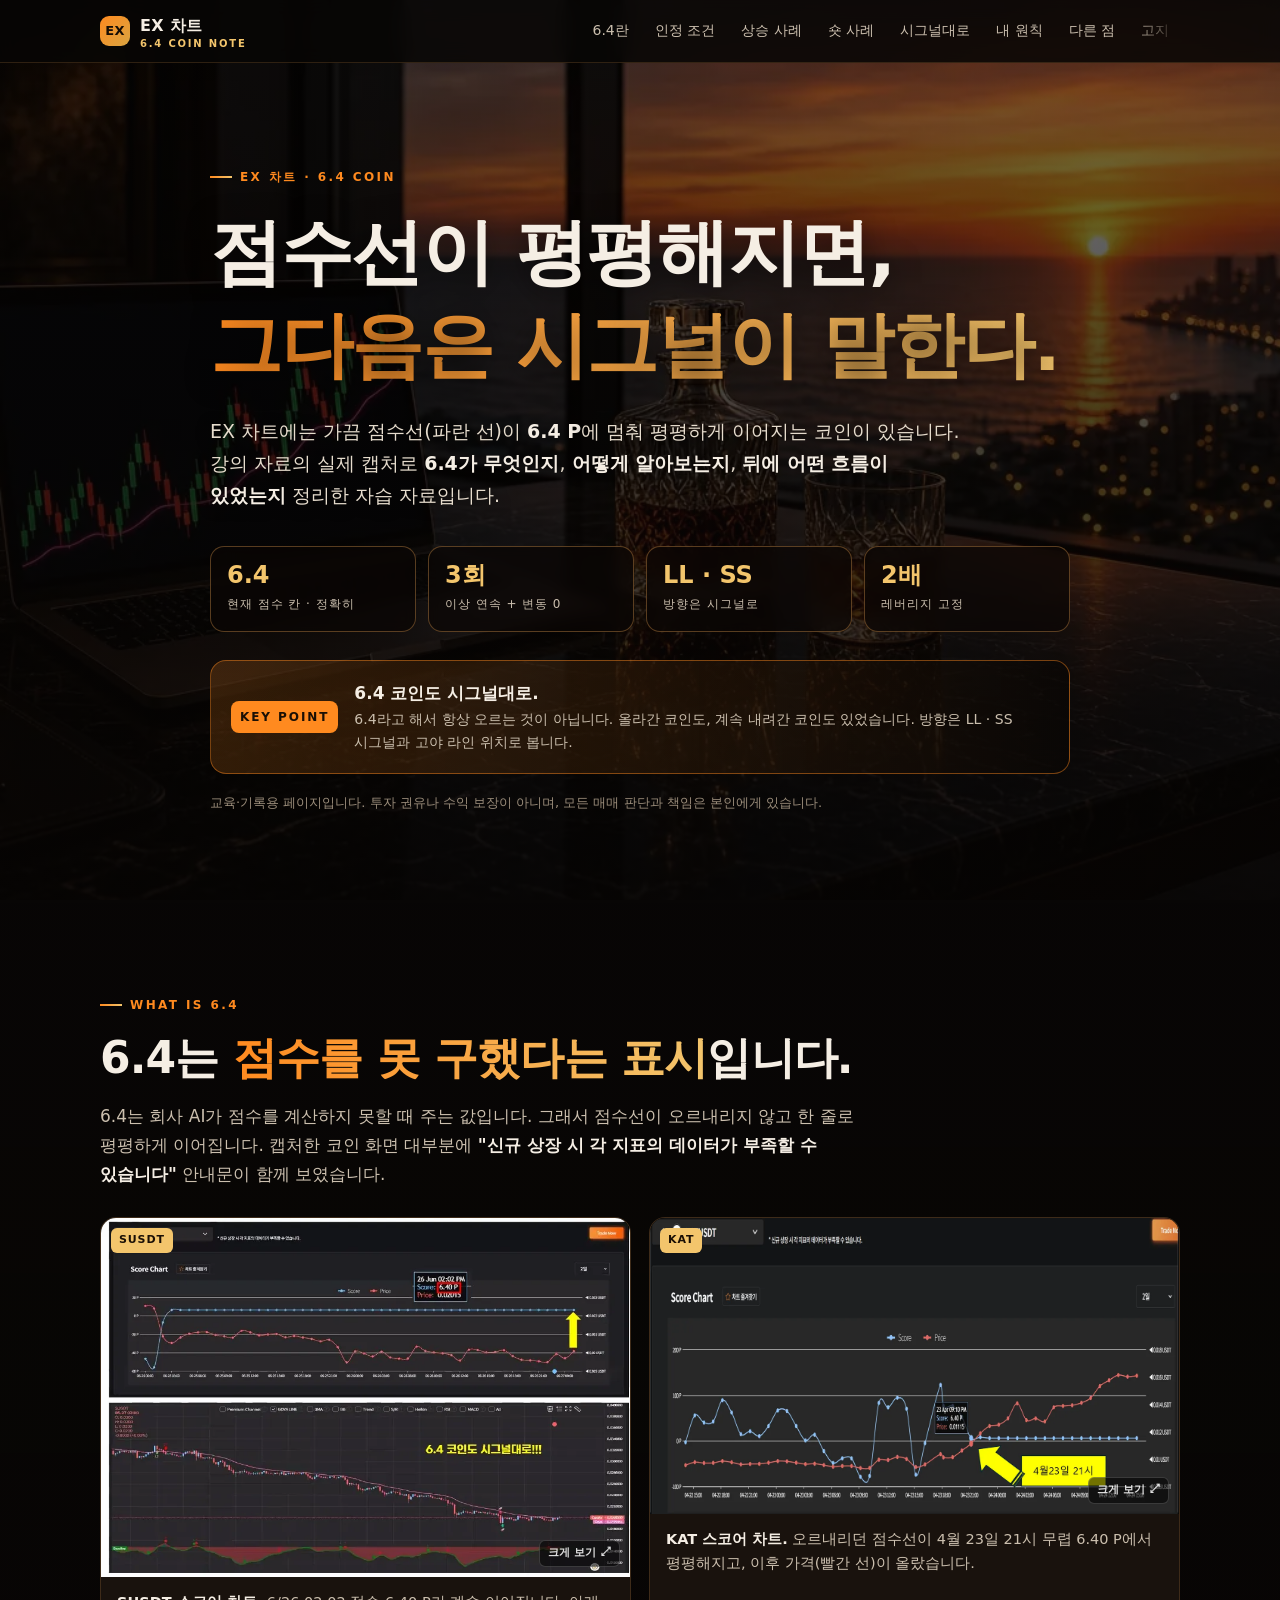
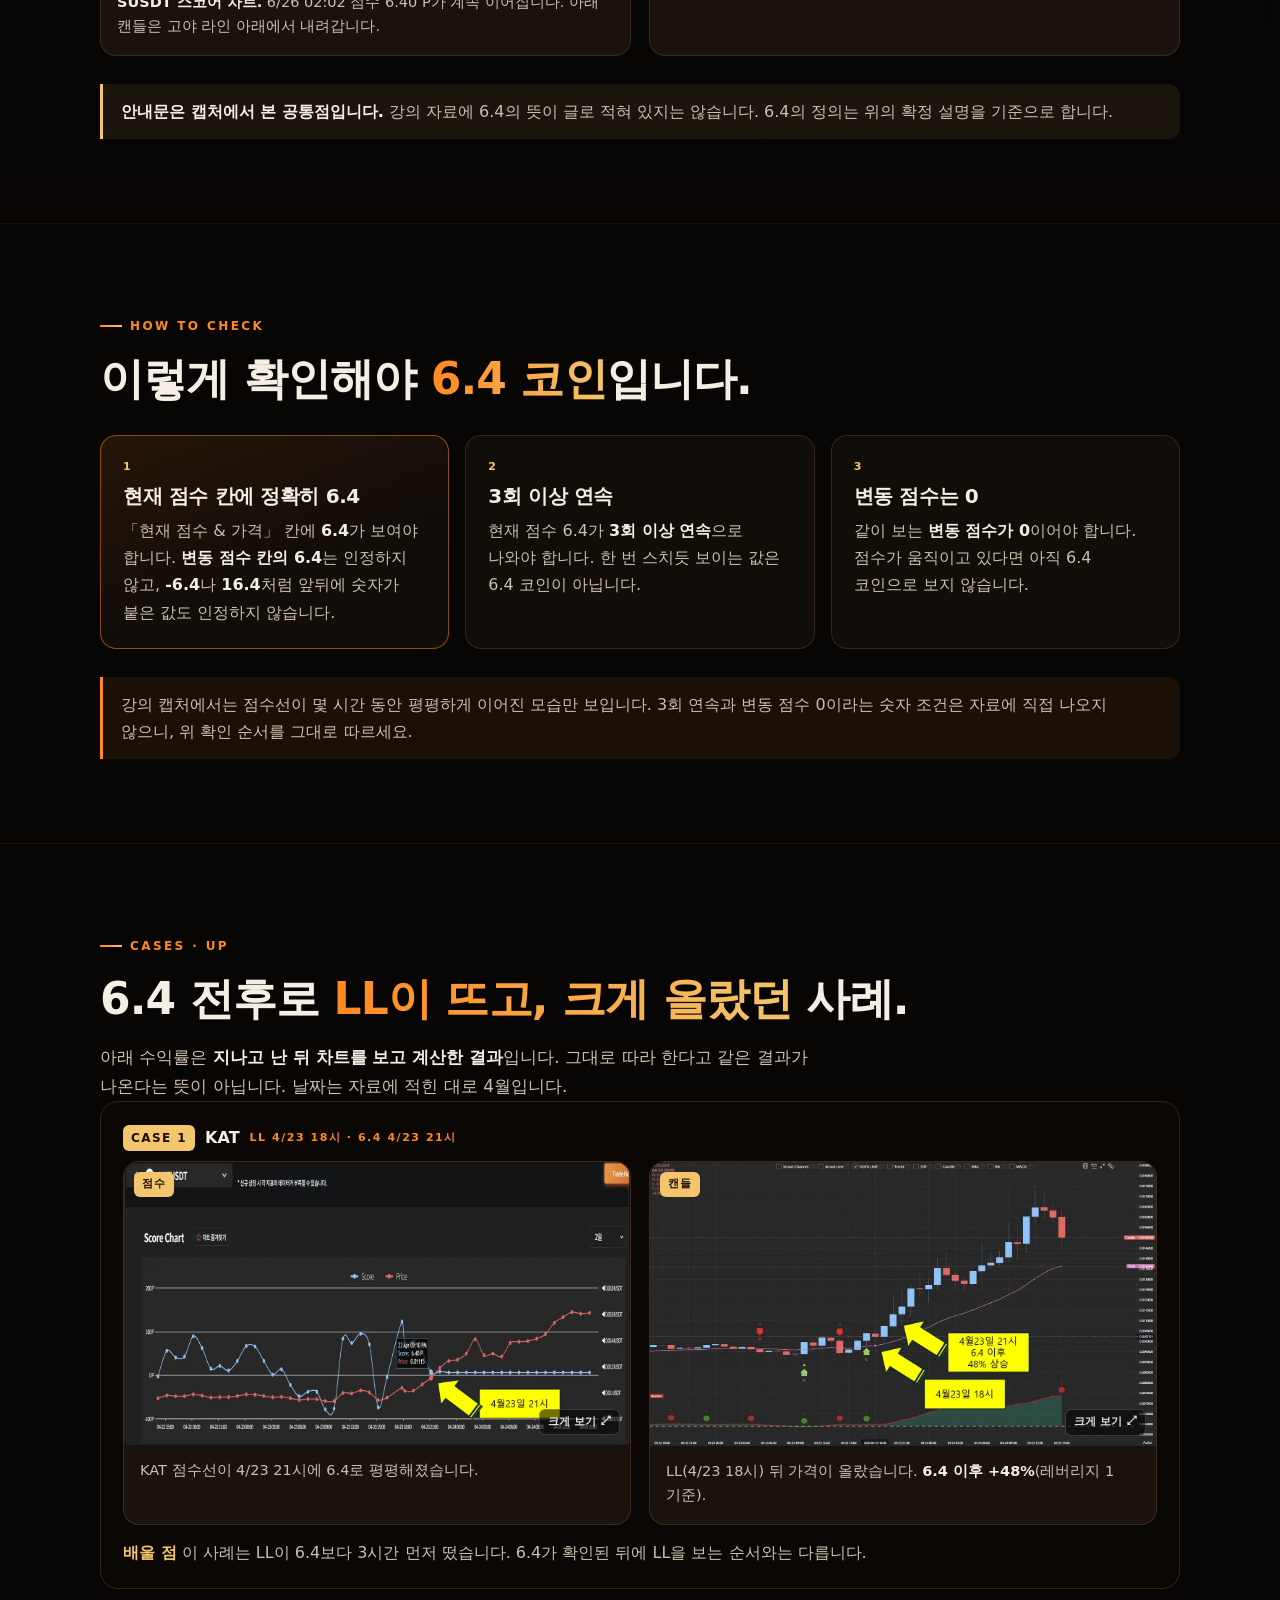
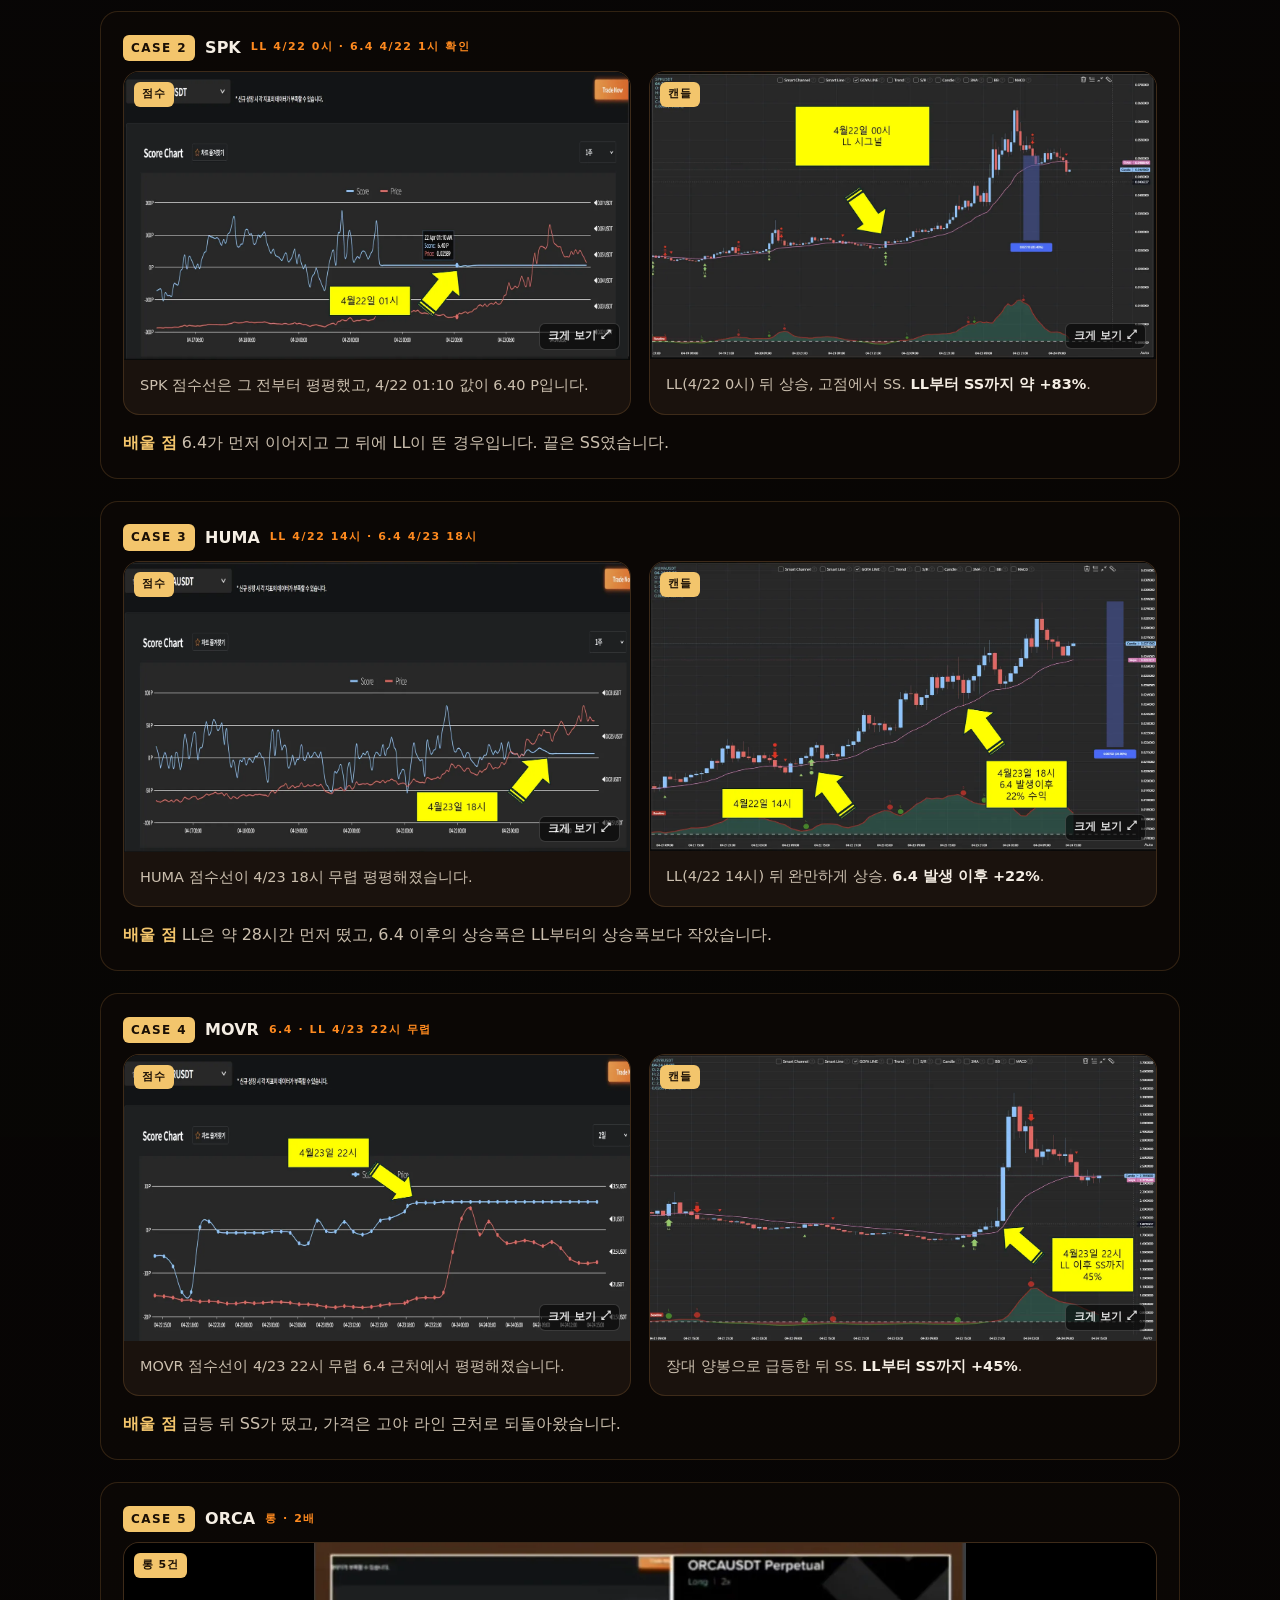
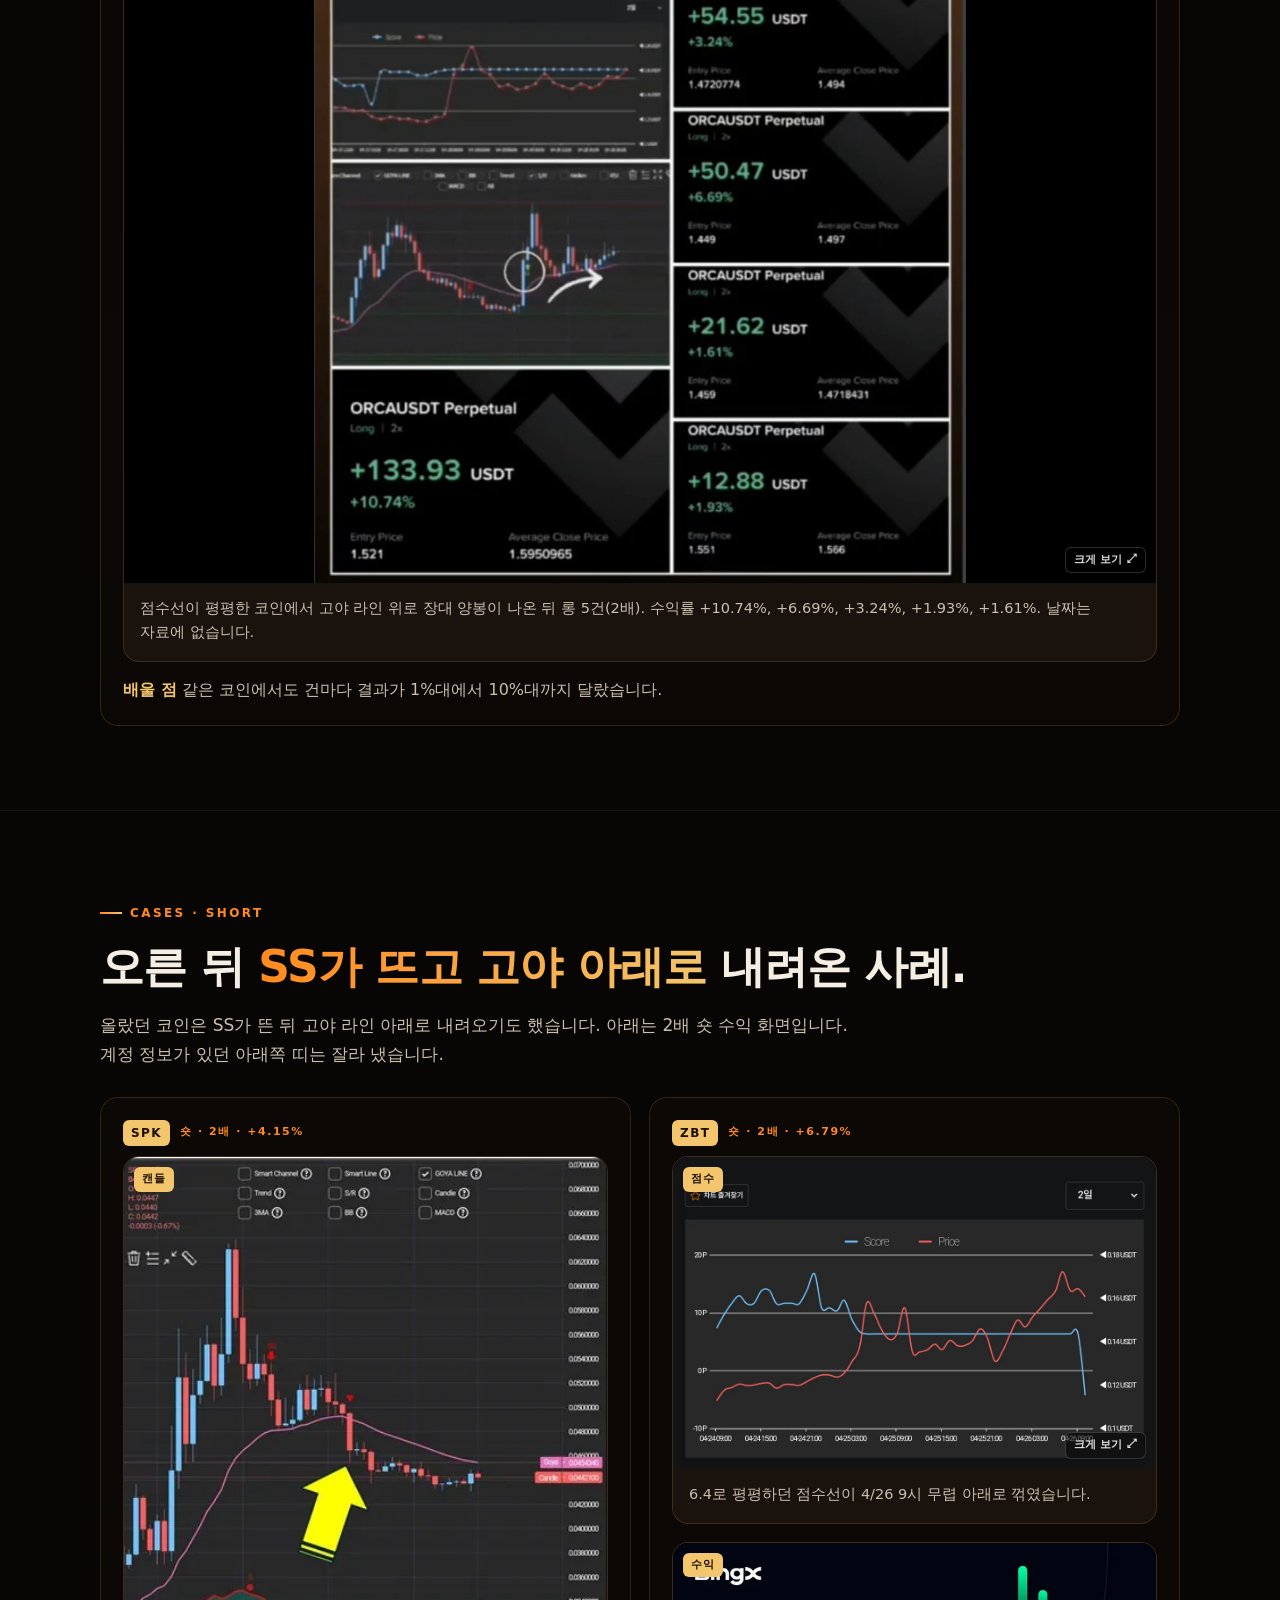
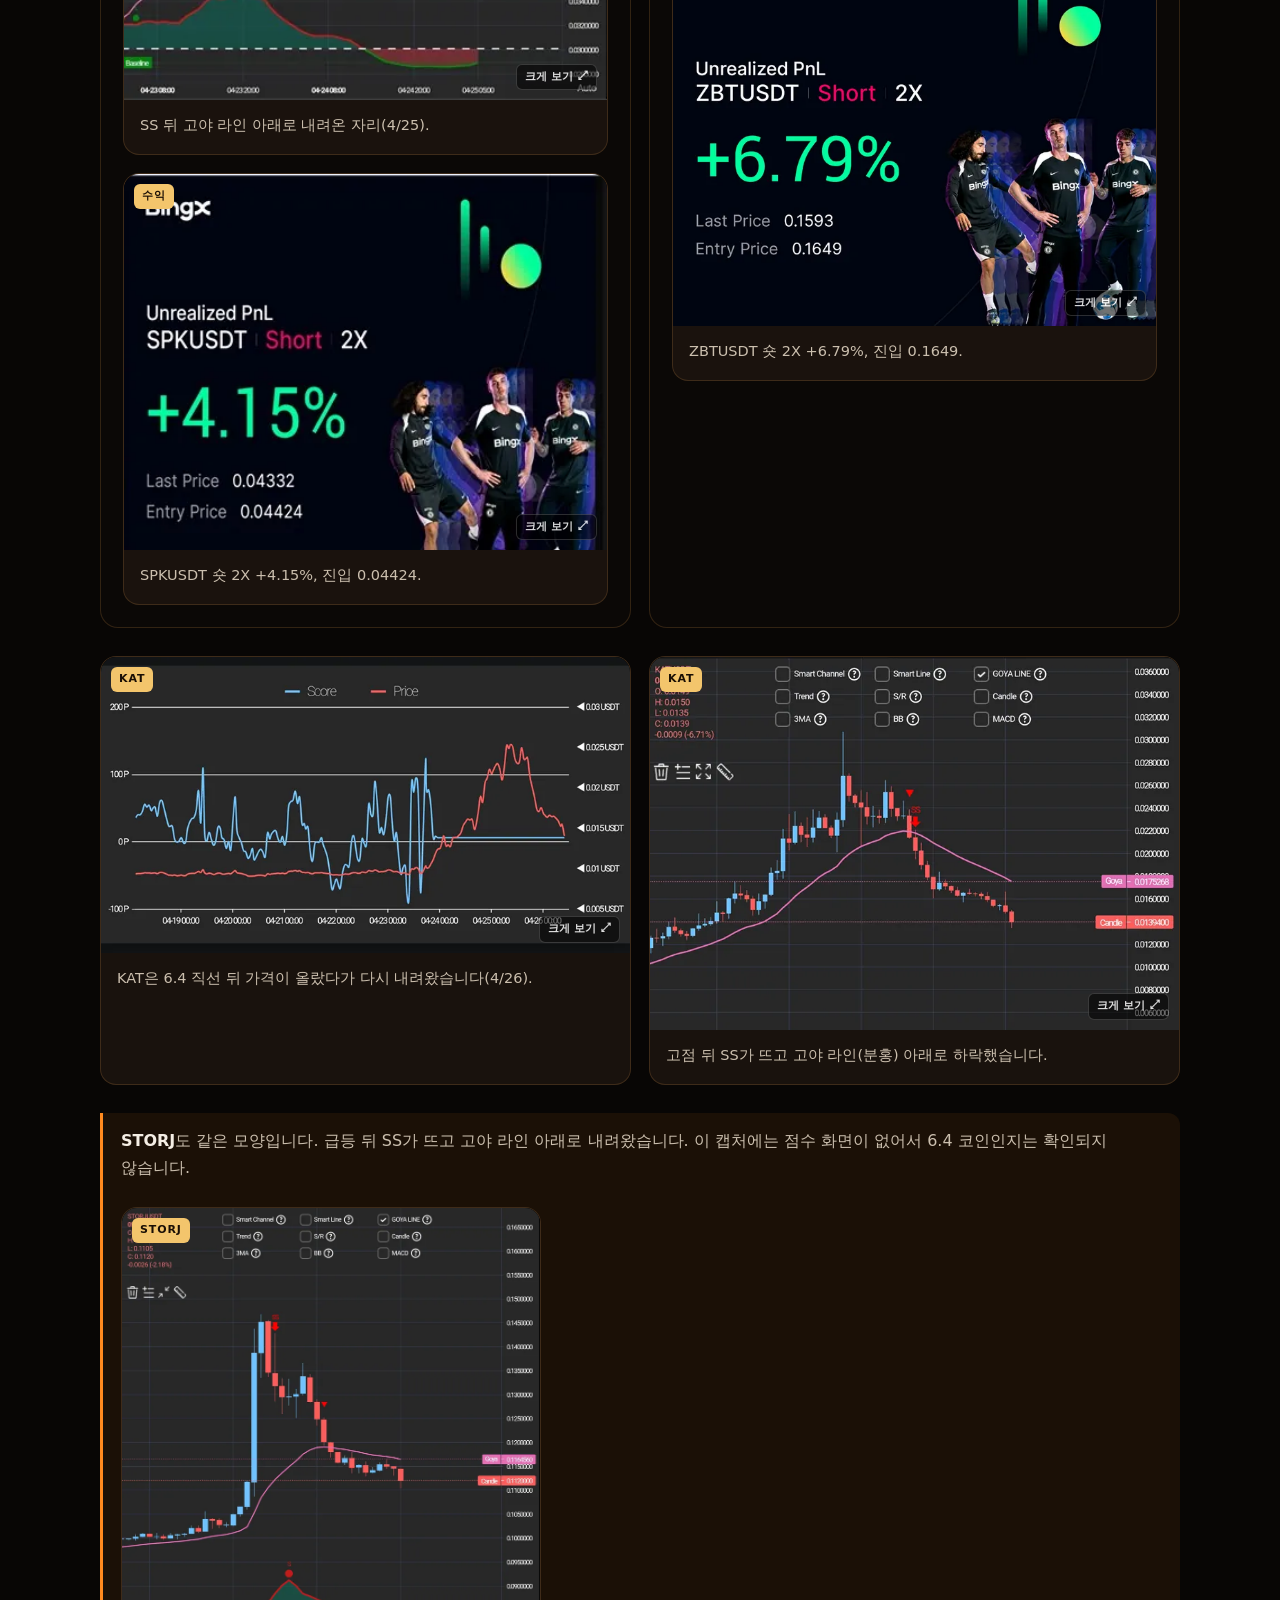
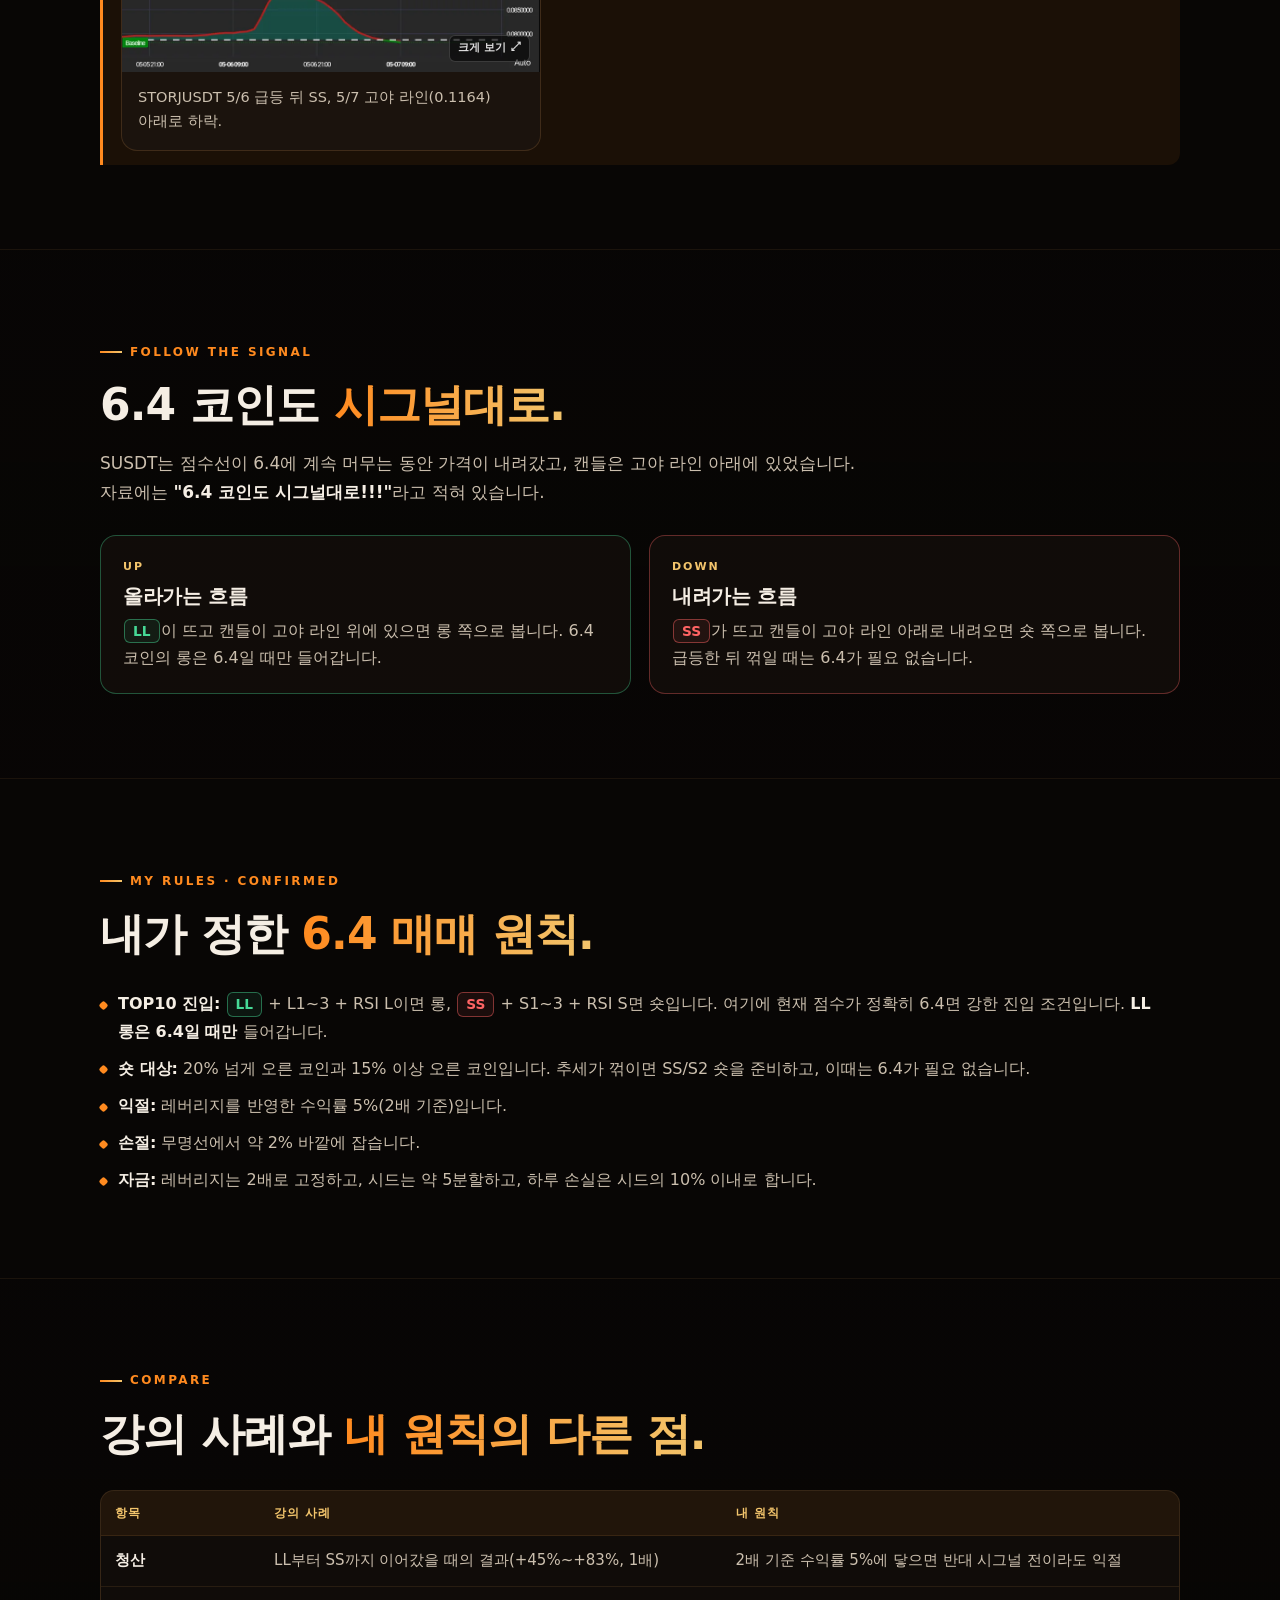
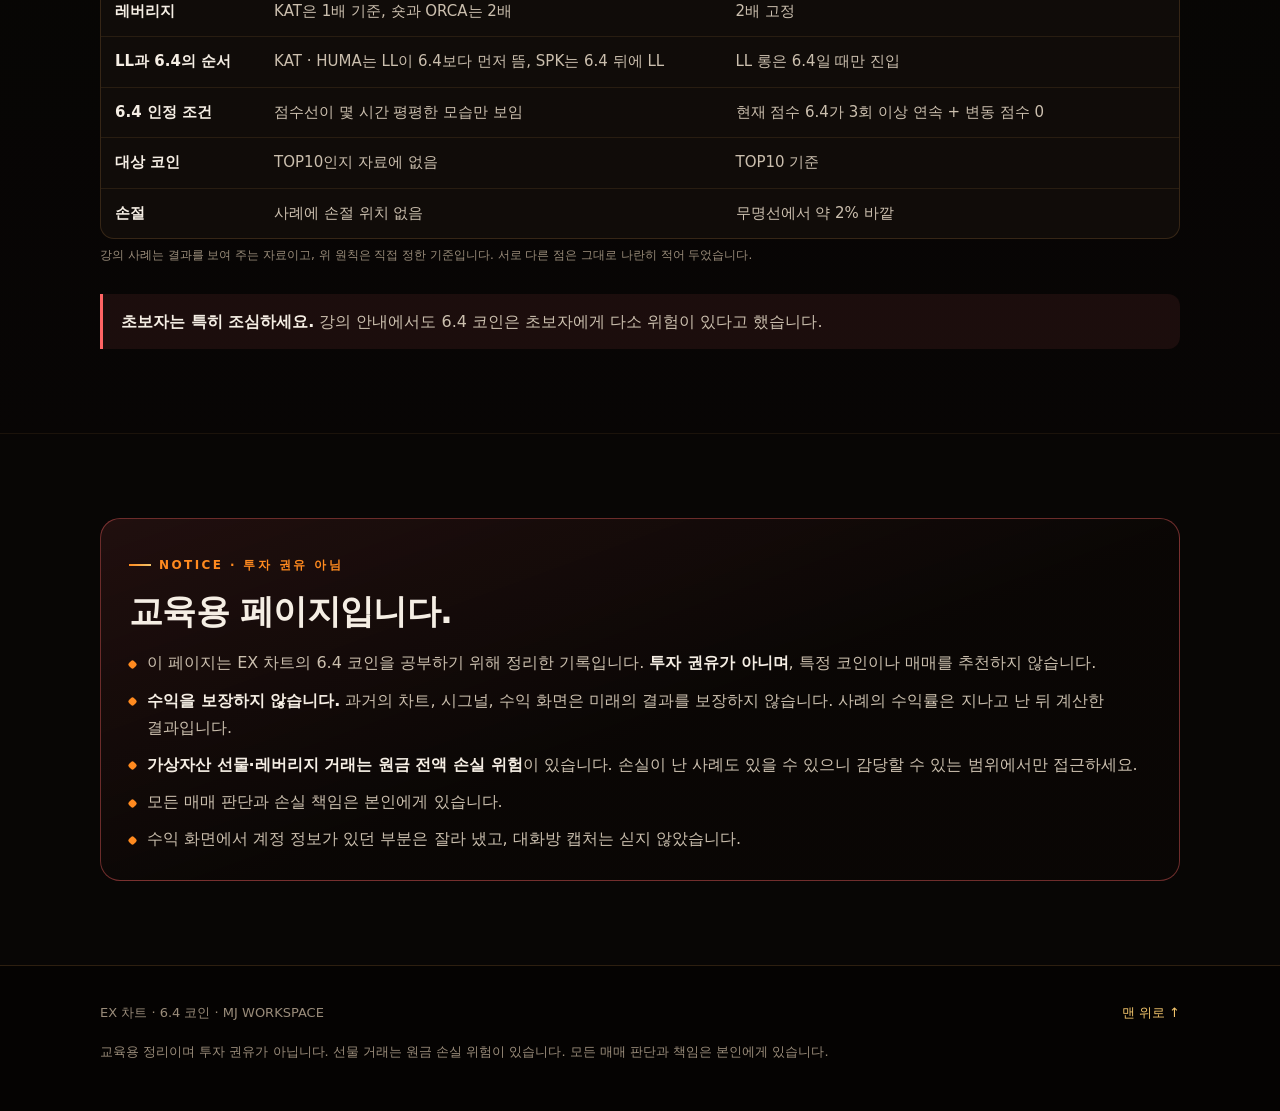
<file: six-four/index.html>
<!DOCTYPE html>
<html lang="ko">
<head>
<meta charset="UTF-8">
<meta name="viewport" content="width=device-width, initial-scale=1.0">
<title>EX 차트 6.4 코인 정리 | 점수선이 평평해질 때</title>
<meta name="description" content="EX 차트 자습 자료. 점수가 6.4로 평평해지는 6.4 코인을 알아보는 법과 강의 사례를 정리했습니다. 교육용이며 투자 권유가 아닙니다.">
<meta name="theme-color" content="#080605">
<meta property="og:type" content="website">
<meta property="og:title" content="EX 차트 6.4 코인 정리">
<meta property="og:description" content="6.4 코인도 시그널대로. 교육용 자료이며 투자 권유가 아닙니다.">
<link rel="icon" href="data:image/svg+xml,%3Csvg xmlns='http://www.w3.org/2000/svg' viewBox='0 0 64 64'%3E%3Crect width='64' height='64' rx='16' fill='%23080605'/%3E%3Cpath d='M8 44 C20 44 24 22 34 24 S48 34 56 16' fill='none' stroke='%23ff8a1f' stroke-width='5' stroke-linecap='round'/%3E%3C/svg%3E">
<style>
:root{--bg:#080605;--panel:rgba(20,15,11,.82);--panel2:rgba(28,21,15,.9);--line:rgba(255,176,90,.16);--line2:rgba(255,176,90,.32);--txt:#f5eee4;--sub:#cbbfae;--muted:#9a8c7a;--orange:#ff8a1f;--orange2:#ffa24a;--gold:#f3c56c;--gold2:#d9a441;--pink:#ff7eb6;--green:#46d996;--red:#ff6464;--radius:16px;--max:1120px}
*{margin:0;padding:0;box-sizing:border-box}
html{scroll-behavior:smooth;scroll-padding-top:72px;-webkit-text-size-adjust:100%}
body{background:var(--bg);color:var(--txt);line-height:1.7;font-family:'Apple SD Gothic Neo','Malgun Gothic',system-ui,sans-serif;-webkit-font-smoothing:antialiased;word-break:keep-all;overflow-wrap:anywhere;font-size:16px}
a{color:inherit}
img,video{display:block;max-width:100%;height:auto}
button{font:inherit;color:inherit;background:none;border:0;cursor:pointer}
::selection{background:rgba(255,138,31,.35);color:#fff}
:focus-visible{outline:2px solid var(--gold);outline-offset:3px;border-radius:6px}
.skip{position:absolute;left:-999px;top:8px;background:var(--orange);color:#000;padding:8px 14px;border-radius:8px;z-index:99}.skip:focus{left:8px}
/* background */
.bg{position:fixed;inset:0;z-index:-1;background-color:#0b0806;background-image:linear-gradient(180deg,rgba(6,4,3,.5) 0%,rgba(6,4,3,.72) 45%,rgba(6,4,3,.86) 100%),url(assets/bg/trend_bg_desktop.jpg);background-image:linear-gradient(180deg,rgba(6,4,3,.5) 0%,rgba(6,4,3,.72) 45%,rgba(6,4,3,.86) 100%),image-set(url(assets/bg/trend_bg_desktop.webp) type("image/webp"),url(assets/bg/trend_bg_desktop.jpg) type("image/jpeg"));background-size:cover;background-position:center 40%}
@media (max-width:760px){.bg{background-image:linear-gradient(180deg,rgba(6,4,3,.55) 0%,rgba(6,4,3,.74) 40%,rgba(6,4,3,.88) 100%),url(assets/bg/trend_bg_mobile.jpg);background-image:linear-gradient(180deg,rgba(6,4,3,.55) 0%,rgba(6,4,3,.74) 40%,rgba(6,4,3,.88) 100%),image-set(url(assets/bg/trend_bg_mobile.webp) type("image/webp"),url(assets/bg/trend_bg_mobile.jpg) type("image/jpeg"));background-position:center 30%}}
/* header */
header.top{position:sticky;top:0;z-index:50;background:rgba(8,6,5,.86);backdrop-filter:blur(10px);-webkit-backdrop-filter:blur(10px);border-bottom:1px solid var(--line)}
.top .in{max-width:var(--max);margin:0 auto;display:flex;align-items:center;gap:18px;padding:12px 20px}
.brand{display:flex;align-items:center;gap:10px;font-weight:800;letter-spacing:.02em;white-space:nowrap;text-decoration:none}
.brand .lg{width:30px;height:30px;border-radius:9px;background:linear-gradient(135deg,var(--orange),var(--gold2));display:grid;place-items:center;color:#140c05;font-size:13px;font-weight:900}
.brand small{display:block;font-size:10px;color:var(--gold);letter-spacing:.18em;font-weight:700;line-height:1}
nav.nav{display:flex;gap:4px;overflow-x:auto;scrollbar-width:none;margin-left:auto;mask-image:linear-gradient(90deg,#000 92%,transparent)}
nav.nav::-webkit-scrollbar{display:none}
nav.nav a{white-space:nowrap;text-decoration:none;font-size:14px;color:var(--sub);padding:7px 11px;border-radius:999px;transition:.2s}
nav.nav a:hover,nav.nav a.on{color:#1a0f05;background:var(--gold)}
@media (max-width:760px){.top .in{flex-direction:column;align-items:stretch;gap:8px;padding:10px 14px}nav.nav{margin:0 -14px;padding:0 14px}nav.nav a{font-size:13px;padding:6px 10px;background:rgba(255,255,255,.04)}}
/* layout */
.wrap{max-width:var(--max);margin:0 auto;padding:0 20px}
.sec{padding:84px 0;position:relative}
.sec+.sec{border-top:1px solid rgba(255,176,90,.08)}
.sec.dark{background:linear-gradient(180deg,rgba(8,6,5,.55),rgba(8,6,5,.75))}
.eyebrow{display:inline-flex;align-items:center;gap:8px;font-size:12px;letter-spacing:.2em;font-weight:800;color:var(--orange);text-transform:uppercase}
.eyebrow::before{content:'';width:22px;height:2px;background:linear-gradient(90deg,var(--orange),var(--gold))}
h1,h2,h3{line-height:1.3;letter-spacing:-.02em}
h2{font-size:clamp(28px,4.2vw,44px);font-weight:900;margin:14px 0 16px}
h2 .g,h1 .g{background:linear-gradient(90deg,var(--orange),var(--gold));-webkit-background-clip:text;background-clip:text;color:transparent}
h3{font-size:20px;font-weight:800;margin-bottom:8px}
.lead{color:var(--sub);font-size:17px;max-width:760px}
.lead b,.card b,p b,li b{color:var(--txt)}
.pk{color:var(--pink);font-weight:700}
.or{color:var(--orange2);font-weight:700}
.gd{color:var(--gold);font-weight:700}
.mt{margin-top:28px}.mt2{margin-top:44px}
/* hero */
.hero{min-height:calc(100svh - 60px);display:flex;align-items:center;padding:72px 0 64px}
.hero h1{font-size:clamp(36px,6.4vw,72px);font-weight:900;margin:18px 0 22px;text-shadow:0 4px 30px rgba(0,0,0,.6)}
.hero .lead{font-size:clamp(16px,2vw,19px);color:#e6dccd;text-shadow:0 2px 14px rgba(0,0,0,.8)}
.chips{display:grid;grid-template-columns:repeat(4,minmax(0,1fr));gap:12px;margin-top:34px;max-width:860px}
.chip{background:rgba(10,7,5,.7);border:1px solid var(--line2);border-radius:14px;padding:14px 16px;backdrop-filter:blur(6px);-webkit-backdrop-filter:blur(6px)}
.chip b{display:block;font-size:24px;font-weight:900;color:var(--gold);line-height:1.2}
.chip span{font-size:12px;letter-spacing:.08em;color:var(--sub)}
.key{margin-top:28px;max-width:860px;display:flex;gap:16px;align-items:center;background:linear-gradient(90deg,rgba(255,138,31,.18),rgba(10,7,5,.75));border:1px solid rgba(255,138,31,.45);border-radius:16px;padding:18px 20px}
.key .k{font-size:12px;font-weight:900;letter-spacing:.16em;color:#1a0f05;background:var(--orange);border-radius:8px;padding:6px 9px;white-space:nowrap}
.key p{font-size:17px;font-weight:700}.key small{display:block;color:var(--sub);font-weight:500;font-size:14px}
.hero-note{margin-top:18px;font-size:13px;color:var(--muted)}
@media (max-width:760px){.chips{grid-template-columns:repeat(2,minmax(0,1fr))}.key{flex-direction:column;align-items:flex-start}.hero{min-height:auto;padding:56px 0 48px}}
/* cards */
.grid2{display:grid;grid-template-columns:repeat(2,minmax(0,1fr));gap:18px}
.grid3{display:grid;grid-template-columns:repeat(3,minmax(0,1fr));gap:16px}
@media (max-width:860px){.grid2,.grid3{grid-template-columns:1fr}}
.card{background:var(--panel);border:1px solid var(--line);border-radius:var(--radius);padding:22px}
.card .lab{font-size:11px;font-weight:900;letter-spacing:.18em;color:var(--gold);margin-bottom:6px}
.card p,.card li{color:var(--sub)}
.card.L{border-color:rgba(70,217,150,.35)}.card.S{border-color:rgba(255,100,100,.35)}.card.O{border-color:rgba(255,138,31,.5);background:linear-gradient(160deg,rgba(255,138,31,.12),var(--panel) 60%)}
ul.dots{list-style:none;display:grid;gap:10px}
ul.dots li{position:relative;padding-left:18px;color:var(--sub)}
ul.dots li::before{content:'';position:absolute;left:0;top:.72em;width:7px;height:7px;border-radius:2px;background:var(--orange);transform:rotate(45deg)}
.src{font-size:12px;color:var(--muted);font-weight:500;white-space:nowrap}
.tg{display:inline-block;font-weight:800;font-size:.86em;padding:1px 8px;border-radius:6px;border:1px solid;line-height:1.5;margin:0 1px}
.tg.L{color:var(--green);border-color:rgba(70,217,150,.45);background:rgba(70,217,150,.08)}
.tg.S{color:var(--red);border-color:rgba(255,100,100,.45);background:rgba(255,100,100,.08)}
.tg.G{color:var(--pink);border-color:rgba(255,126,182,.45);background:rgba(255,126,182,.08)}
/* notes */
.note{border-left:3px solid var(--orange);background:rgba(255,138,31,.08);border-radius:0 12px 12px 0;padding:14px 18px;color:var(--sub)}
.note b{color:var(--txt)}
.note.warn{border-color:var(--red);background:rgba(255,100,100,.08)}
.note.gold{border-color:var(--gold);background:rgba(243,197,108,.08)}
blockquote.q{border:1px solid var(--line2);background:rgba(10,7,5,.75);border-radius:14px;padding:18px 20px;font-size:17px;font-weight:600;color:#f0e2c8;position:relative}
blockquote.q::before{content:'“';position:absolute;top:-14px;left:14px;font-size:48px;color:var(--orange);line-height:1}
blockquote.q cite{display:block;margin-top:8px;font-size:13px;color:var(--muted);font-style:normal;font-weight:500}
/* figures */
.figs{display:grid;grid-template-columns:repeat(2,minmax(0,1fr));gap:18px}
.figs.one{grid-template-columns:1fr}
.figs.three{grid-template-columns:repeat(3,minmax(0,1fr))}
@media (max-width:860px){.figs,.figs.three{grid-template-columns:1fr}}
.fig{background:var(--panel2);border:1px solid var(--line);border-radius:var(--radius);overflow:hidden;display:flex;flex-direction:column}
.fig .zoom{position:relative;display:block;width:100%;background:#000}
.fig .zoom img{width:100%;max-height:640px;object-fit:contain;margin:0 auto}
.fig.small .zoom img{max-width:420px}
.fig .ftag{position:absolute;left:10px;top:10px;z-index:2;font-size:11px;font-weight:900;letter-spacing:.08em;color:#1a0f05;background:var(--gold);padding:3px 8px;border-radius:6px}
.fig .zl{position:absolute;right:10px;bottom:10px;font-size:11px;font-weight:700;color:#fff;background:rgba(0,0,0,.65);border:1px solid rgba(255,255,255,.2);padding:3px 8px;border-radius:6px;opacity:.85}
.fig figcaption{padding:14px 16px 16px;font-size:14.5px;color:var(--sub);line-height:1.65}
.fig figcaption b{color:var(--txt)}
.fig figcaption .memo{display:block;margin-top:6px;color:#f0dcb4}
/* video */
.vid{background:var(--panel2);border:1px solid rgba(255,138,31,.4);border-radius:var(--radius);overflow:hidden}
.vid video{width:100%;background:#000;aspect-ratio:16/9;object-fit:contain}
.vhead{display:flex;align-items:center;gap:10px;flex-wrap:wrap;padding:12px 16px;border-bottom:1px solid var(--line)}
.vbadge{font-size:11px;font-weight:900;letter-spacing:.1em;color:#1a0f05;background:var(--orange);padding:3px 8px;border-radius:6px}
.vhead b{font-size:16px}.vdur{margin-left:auto;font-size:12px;color:var(--muted)}
.vid figcaption{padding:14px 16px 16px;font-size:14.5px;color:var(--sub)}
/* table */
.tbl{overflow-x:auto;border:1px solid var(--line);border-radius:14px;background:var(--panel)}
table{width:100%;border-collapse:collapse;min-width:560px;font-size:15px}
th,td{padding:12px 14px;text-align:left;border-bottom:1px solid rgba(255,176,90,.1)}
th{font-size:12px;letter-spacing:.08em;color:var(--gold);background:rgba(255,138,31,.07)}
td{color:var(--sub)}td b{color:var(--txt)}
tr:last-child td{border-bottom:0}
.hint{font-size:12px;color:var(--muted);margin-top:6px}
/* steps (zec) */
.flow{display:flex;align-items:center;gap:10px;flex-wrap:wrap;margin:6px 0 10px;font-weight:800}
.flow .ar{color:var(--gold)}
.cycle{display:grid;grid-template-columns:repeat(3,minmax(0,1fr));gap:12px}
@media (max-width:860px){.cycle{grid-template-columns:1fr}}
.cycle .card .n{font-size:22px;font-weight:900;color:var(--orange)}
.case{border:1px solid var(--line);border-radius:18px;padding:22px;background:rgba(14,10,7,.78)}
.case+.case{margin-top:22px}
.case .ch{display:flex;gap:10px;align-items:center;flex-wrap:wrap;margin-bottom:10px}
.case .num{font-size:12px;font-weight:900;letter-spacing:.12em;color:#1a0f05;background:var(--gold);border-radius:6px;padding:3px 8px}
.case .kind{font-size:11px;font-weight:900;letter-spacing:.14em;color:var(--orange)}
.case .kind.loss{color:var(--red)}
.case pre{white-space:pre-wrap;font-family:inherit;color:#f0dcb4;background:rgba(0,0,0,.35);border-radius:10px;padding:12px 14px;margin:10px 0 14px;font-size:15px}
.learn{margin-top:14px;color:var(--sub)}.learn b{color:var(--gold)}
/* disclaimer */
.disc{background:linear-gradient(160deg,rgba(255,100,100,.1),rgba(10,7,5,.88) 55%);border:1px solid rgba(255,100,100,.4);border-radius:20px;padding:28px}
.disc h2{font-size:clamp(24px,3.4vw,34px)}
.disc ul{margin-top:12px}
footer{padding:36px 0 48px;border-top:1px solid var(--line);background:rgba(6,4,3,.9);font-size:13px;color:var(--muted)}
footer .in{display:flex;justify-content:space-between;gap:16px;flex-wrap:wrap}
footer a{color:var(--gold);text-decoration:none}
/* lightbox */
.lb{position:fixed;inset:0;z-index:100;background:rgba(0,0,0,.92);display:none;flex-direction:column;align-items:center;justify-content:center;padding:52px 12px 16px}
.lb.on{display:flex}
.lb img{max-width:100%;max-height:calc(100vh - 140px);object-fit:contain;border-radius:8px}
.lb p{color:var(--sub);font-size:14px;max-width:900px;text-align:center;margin-top:12px}
.lb .x{position:absolute;top:10px;right:12px;font-size:28px;width:44px;height:44px;border-radius:50%;background:rgba(255,255,255,.08)}
.lb .pv,.lb .nx{position:absolute;top:50%;transform:translateY(-50%);font-size:28px;width:44px;height:64px;background:rgba(255,255,255,.08);border-radius:10px}
.lb .pv{left:8px}.lb .nx{right:8px}
@media (prefers-reduced-motion:reduce){html{scroll-behavior:auto}}

.case .figs{margin-top:6px}
.case .figs.one{grid-template-columns:1fr}
.grid2 .case+.case{margin-top:0}
.note .fig{margin-top:12px}
</style>
</head>
<body>
<div class="bg" aria-hidden="true"></div>
<a class="skip" href="#main">본문으로 건너뛰기</a>
<header class="top"><div class="in">
<a class="brand" href="#top"><span class="lg">EX</span><span>EX 차트<small>6.4 COIN NOTE</small></span></a>
<nav class="nav" aria-label="섹션 이동">
<a href="#what">6.4란</a><a href="#rule">인정 조건</a><a href="#long">상승 사례</a><a href="#short">숏 사례</a><a href="#follow">시그널대로</a><a href="#mine">내 원칙</a><a href="#diff">다른 점</a><a href="#notice">고지</a>
</nav></div></header>

<main id="main">
<section class="hero" id="top"><div class="wrap">
<span class="eyebrow">EX 차트 · 6.4 COIN</span>
<h1>점수선이 평평해지면,<br><span class="g">그다음은 시그널이 말한다.</span></h1>
<p class="lead">EX 차트에는 가끔 점수선(파란 선)이 <b>6.4 P</b>에 멈춰 평평하게 이어지는 코인이 있습니다. 강의 자료의 실제 캡처로 <b>6.4가 무엇인지</b>, <b>어떻게 알아보는지</b>, <b>뒤에 어떤 흐름이 있었는지</b> 정리한 자습 자료입니다.</p>
<div class="chips">
<div class="chip"><b>6.4</b><span>현재 점수 칸 · 정확히</span></div>
<div class="chip"><b>3회</b><span>이상 연속 + 변동 0</span></div>
<div class="chip"><b>LL · SS</b><span>방향은 시그널로</span></div>
<div class="chip"><b>2배</b><span>레버리지 고정</span></div>
</div>
<div class="key"><span class="k">KEY POINT</span><p>6.4 코인도 시그널대로.<small>6.4라고 해서 항상 오르는 것이 아닙니다. 올라간 코인도, 계속 내려간 코인도 있었습니다. 방향은 LL · SS 시그널과 고야 라인 위치로 봅니다.</small></p></div>
<p class="hero-note">교육·기록용 페이지입니다. 투자 권유나 수익 보장이 아니며, 모든 매매 판단과 책임은 본인에게 있습니다.</p>
</div></section>

<section class="sec dark" id="what"><div class="wrap">
<span class="eyebrow">WHAT IS 6.4</span>
<h2>6.4는 <span class="g">점수를 못 구했다는 표시</span>입니다.</h2>
<p class="lead">6.4는 회사 AI가 점수를 계산하지 못할 때 주는 값입니다. 그래서 점수선이 오르내리지 않고 한 줄로 평평하게 이어집니다. 캡처한 코인 화면 대부분에 <b>"신규 상장 시 각 지표의 데이터가 부족할 수 있습니다"</b> 안내문이 함께 보였습니다.</p>
<div class="figs mt">
<figure class="fig "><button type="button" class="zoom" data-full="assets/susdt.webp" aria-label="크게 보기"><span class="ftag">SUSDT</span><img src="assets/susdt.webp" alt="SUSDT 스코어 차트. 6/26 02:02 점수 6.40 P가 계속 이어집니다. 아래 캔들은 고야 라인 아래에서 내려갑니다." width="890" height="604" loading="lazy" decoding="async"><span class="zl">크게 보기 ⤢</span></button><figcaption><b>SUSDT 스코어 차트.</b> 6/26 02:02 점수 6.40 P가 계속 이어집니다. 아래 캔들은 고야 라인 아래에서 내려갑니다.</figcaption></figure>
<figure class="fig "><button type="button" class="zoom" data-full="assets/kat_score.webp" aria-label="크게 보기"><span class="ftag">KAT</span><img src="assets/kat_score.webp" alt="KAT 스코어 차트. 오르내리던 점수선이 4월 23일 21시 무렵 6.40 P에서 평평해지고, 이후 가격(빨간 선)이 올랐습니다." width="1400" height="783" loading="lazy" decoding="async"><span class="zl">크게 보기 ⤢</span></button><figcaption><b>KAT 스코어 차트.</b> 오르내리던 점수선이 4월 23일 21시 무렵 6.40 P에서 평평해지고, 이후 가격(빨간 선)이 올랐습니다.</figcaption></figure>
</div>
<div class="note gold mt"><b>안내문은 캡처에서 본 공통점입니다.</b> 강의 자료에 6.4의 뜻이 글로 적혀 있지는 않습니다. 6.4의 정의는 위의 확정 설명을 기준으로 합니다.</div>
</div></section>

<section class="sec" id="rule"><div class="wrap">
<span class="eyebrow">HOW TO CHECK</span>
<h2>이렇게 확인해야 <span class="g">6.4 코인</span>입니다.</h2>
<div class="grid3 mt">
<div class="card O"><div class="lab">1</div><h3>현재 점수 칸에 정확히 6.4</h3><p>「현재 점수 &amp; 가격」 칸에 <b>6.4</b>가 보여야 합니다. <b>변동 점수 칸의 6.4</b>는 인정하지 않고, <b>-6.4</b>나 <b>16.4</b>처럼 앞뒤에 숫자가 붙은 값도 인정하지 않습니다.</p></div>
<div class="card"><div class="lab">2</div><h3>3회 이상 연속</h3><p>현재 점수 6.4가 <b>3회 이상 연속</b>으로 나와야 합니다. 한 번 스치듯 보이는 값은 6.4 코인이 아닙니다.</p></div>
<div class="card"><div class="lab">3</div><h3>변동 점수는 0</h3><p>같이 보는 <b>변동 점수가 0</b>이어야 합니다. 점수가 움직이고 있다면 아직 6.4 코인으로 보지 않습니다.</p></div>
</div>
<div class="note mt">강의 캡처에서는 점수선이 몇 시간 동안 평평하게 이어진 모습만 보입니다. 3회 연속과 변동 점수 0이라는 숫자 조건은 자료에 직접 나오지 않으니, 위 확인 순서를 그대로 따르세요.</div>
</div></section>

<section class="sec dark" id="long"><div class="wrap">
<span class="eyebrow">CASES · UP</span>
<h2>6.4 전후로 <span class="g">LL이 뜨고, 크게 올랐던</span> 사례.</h2>
<p class="lead">아래 수익률은 <b>지나고 난 뒤 차트를 보고 계산한 결과</b>입니다. 그대로 따라 한다고 같은 결과가 나온다는 뜻이 아닙니다. 날짜는 자료에 적힌 대로 4월입니다.</p>

<div class="case"><div class="ch"><span class="num">CASE 1</span><b>KAT</b><span class="kind">LL 4/23 18시 · 6.4 4/23 21시</span></div>
<div class="figs">
<figure class="fig "><button type="button" class="zoom" data-full="assets/kat_score.webp" aria-label="크게 보기"><span class="ftag">점수</span><img src="assets/kat_score.webp" alt="KAT 점수선이 4/23 21시에 6.4로 평평해졌습니다." width="1400" height="783" loading="lazy" decoding="async"><span class="zl">크게 보기 ⤢</span></button><figcaption>KAT 점수선이 4/23 21시에 6.4로 평평해졌습니다.</figcaption></figure>
<figure class="fig "><button type="button" class="zoom" data-full="assets/kat_chart.webp" aria-label="크게 보기"><span class="ftag">캔들</span><img src="assets/kat_chart.webp" alt="LL(4/23 18시) 뒤 가격이 올랐습니다. 6.4 이후 +48%(레버리지 1 기준)." width="1400" height="785" loading="lazy" decoding="async"><span class="zl">크게 보기 ⤢</span></button><figcaption>LL(4/23 18시) 뒤 가격이 올랐습니다. <b>6.4 이후 +48%</b>(레버리지 1 기준).</figcaption></figure>
</div>
<p class="learn"><b>배울 점</b> 이 사례는 LL이 6.4보다 3시간 먼저 떴습니다. 6.4가 확인된 뒤에 LL을 보는 순서와는 다릅니다.</p></div>

<div class="case"><div class="ch"><span class="num">CASE 2</span><b>SPK</b><span class="kind">LL 4/22 0시 · 6.4 4/22 1시 확인</span></div>
<div class="figs">
<figure class="fig "><button type="button" class="zoom" data-full="assets/spk_score.webp" aria-label="크게 보기"><span class="ftag">점수</span><img src="assets/spk_score.webp" alt="SPK 점수선은 그 전부터 평평했고, 4/22 01:10 값이 6.40 P입니다." width="1400" height="795" loading="lazy" decoding="async"><span class="zl">크게 보기 ⤢</span></button><figcaption>SPK 점수선은 그 전부터 평평했고, 4/22 01:10 값이 6.40 P입니다.</figcaption></figure>
<figure class="fig "><button type="button" class="zoom" data-full="assets/spk_chart.webp" aria-label="크게 보기"><span class="ftag">캔들</span><img src="assets/spk_chart.webp" alt="LL(4/22 0시) 뒤 상승, 고점에서 SS. LL부터 SS까지 약 +83%." width="1400" height="794" loading="lazy" decoding="async"><span class="zl">크게 보기 ⤢</span></button><figcaption>LL(4/22 0시) 뒤 상승, 고점에서 SS. <b>LL부터 SS까지 약 +83%</b>.</figcaption></figure>
</div>
<p class="learn"><b>배울 점</b> 6.4가 먼저 이어지고 그 뒤에 LL이 뜬 경우입니다. 끝은 SS였습니다.</p></div>

<div class="case"><div class="ch"><span class="num">CASE 3</span><b>HUMA</b><span class="kind">LL 4/22 14시 · 6.4 4/23 18시</span></div>
<div class="figs">
<figure class="fig "><button type="button" class="zoom" data-full="assets/huma_score.webp" aria-label="크게 보기"><span class="ftag">점수</span><img src="assets/huma_score.webp" alt="HUMA 점수선이 4/23 18시 무렵 평평해졌습니다." width="1400" height="803" loading="lazy" decoding="async"><span class="zl">크게 보기 ⤢</span></button><figcaption>HUMA 점수선이 4/23 18시 무렵 평평해졌습니다.</figcaption></figure>
<figure class="fig "><button type="button" class="zoom" data-full="assets/huma_chart.webp" aria-label="크게 보기"><span class="ftag">캔들</span><img src="assets/huma_chart.webp" alt="LL(4/22 14시) 뒤 완만하게 상승. 6.4 발생 이후 +22%." width="1400" height="799" loading="lazy" decoding="async"><span class="zl">크게 보기 ⤢</span></button><figcaption>LL(4/22 14시) 뒤 완만하게 상승. <b>6.4 발생 이후 +22%</b>.</figcaption></figure>
</div>
<p class="learn"><b>배울 점</b> LL은 약 28시간 먼저 떴고, 6.4 이후의 상승폭은 LL부터의 상승폭보다 작았습니다.</p></div>

<div class="case"><div class="ch"><span class="num">CASE 4</span><b>MOVR</b><span class="kind">6.4 · LL 4/23 22시 무렵</span></div>
<div class="figs">
<figure class="fig "><button type="button" class="zoom" data-full="assets/movr_score.webp" aria-label="크게 보기"><span class="ftag">점수</span><img src="assets/movr_score.webp" alt="MOVR 점수선이 4/23 22시 무렵 6.4 근처에서 평평해졌습니다." width="1400" height="793" loading="lazy" decoding="async"><span class="zl">크게 보기 ⤢</span></button><figcaption>MOVR 점수선이 4/23 22시 무렵 6.4 근처에서 평평해졌습니다.</figcaption></figure>
<figure class="fig "><button type="button" class="zoom" data-full="assets/movr_chart.webp" aria-label="크게 보기"><span class="ftag">캔들</span><img src="assets/movr_chart.webp" alt="장대 양봉으로 급등한 뒤 SS. LL부터 SS까지 +45%." width="1400" height="793" loading="lazy" decoding="async"><span class="zl">크게 보기 ⤢</span></button><figcaption>장대 양봉으로 급등한 뒤 SS. <b>LL부터 SS까지 +45%</b>.</figcaption></figure>
</div>
<p class="learn"><b>배울 점</b> 급등 뒤 SS가 떴고, 가격은 고야 라인 근처로 되돌아왔습니다.</p></div>

<div class="case"><div class="ch"><span class="num">CASE 5</span><b>ORCA</b><span class="kind">롱 · 2배</span></div>
<div class="figs one">
<figure class="fig "><button type="button" class="zoom" data-full="assets/orca.webp" aria-label="크게 보기"><span class="ftag">롱 5건</span><img src="assets/orca.webp" alt="점수선이 평평한 코인에서 고야 라인 위로 장대 양봉이 나온 뒤 롱 5건(2배). 수익률 +10.74%, +6.69%, +3.24%, +1.93%, +1.61%. 날짜는 자료에 없습니다." width="1130" height="1109" loading="lazy" decoding="async"><span class="zl">크게 보기 ⤢</span></button><figcaption>점수선이 평평한 코인에서 고야 라인 위로 장대 양봉이 나온 뒤 롱 5건(2배). 수익률 +10.74%, +6.69%, +3.24%, +1.93%, +1.61%. 날짜는 자료에 없습니다.</figcaption></figure>
</div>
<p class="learn"><b>배울 점</b> 같은 코인에서도 건마다 결과가 1%대에서 10%대까지 달랐습니다.</p></div>
</div></section>

<section class="sec" id="short"><div class="wrap">
<span class="eyebrow">CASES · SHORT</span>
<h2>오른 뒤 <span class="g">SS가 뜨고 고야 아래로</span> 내려온 사례.</h2>
<p class="lead">올랐던 코인은 SS가 뜬 뒤 고야 라인 아래로 내려오기도 했습니다. 아래는 2배 숏 수익 화면입니다. 계정 정보가 있던 아래쪽 띠는 잘라 냈습니다.</p>
<div class="grid2 mt">
<div class="case"><div class="ch"><span class="num">SPK</span><span class="kind">숏 · 2배 · +4.15%</span></div>
<div class="figs one">
<figure class="fig "><button type="button" class="zoom" data-full="assets/spk_short_chart.webp" aria-label="크게 보기"><span class="ftag">캔들</span><img src="assets/spk_short_chart.webp" alt="SS 뒤 고야 라인 아래로 내려온 자리(4/25)." width="425" height="478" loading="lazy" decoding="async"><span class="zl">크게 보기 ⤢</span></button><figcaption>SS 뒤 고야 라인 아래로 내려온 자리(4/25).</figcaption></figure>
<figure class="fig "><button type="button" class="zoom" data-full="assets/spk_bingx.webp" aria-label="크게 보기"><span class="ftag">수익</span><img src="assets/spk_bingx.webp" alt="SPKUSDT 숏 2X +4.15%, 진입 0.04424." width="430" height="335" loading="lazy" decoding="async"><span class="zl">크게 보기 ⤢</span></button><figcaption>SPKUSDT 숏 2X +4.15%, 진입 0.04424.</figcaption></figure>
</div></div>
<div class="case"><div class="ch"><span class="num">ZBT</span><span class="kind">숏 · 2배 · +6.79%</span></div>
<div class="figs one">
<figure class="fig "><button type="button" class="zoom" data-full="assets/zbt_score.webp" aria-label="크게 보기"><span class="ftag">점수</span><img src="assets/zbt_score.webp" alt="6.4로 평평하던 점수선이 4/26 9시 무렵 아래로 꺾였습니다." width="1100" height="710" loading="lazy" decoding="async"><span class="zl">크게 보기 ⤢</span></button><figcaption>6.4로 평평하던 점수선이 4/26 9시 무렵 아래로 꺾였습니다.</figcaption></figure>
<figure class="fig "><button type="button" class="zoom" data-full="assets/zbt_bingx.webp" aria-label="크게 보기"><span class="ftag">수익</span><img src="assets/zbt_bingx.webp" alt="ZBTUSDT 숏 2X +6.79%, 진입 0.1649." width="700" height="556" loading="lazy" decoding="async"><span class="zl">크게 보기 ⤢</span></button><figcaption>ZBTUSDT 숏 2X +6.79%, 진입 0.1649.</figcaption></figure>
</div></div>
</div>
<div class="figs mt">
<figure class="fig "><button type="button" class="zoom" data-full="assets/kat_score_after.webp" aria-label="크게 보기"><span class="ftag">KAT</span><img src="assets/kat_score_after.webp" alt="KAT은 6.4 직선 뒤 가격이 올랐다가 다시 내려왔습니다(4/26)." width="743" height="415" loading="lazy" decoding="async"><span class="zl">크게 보기 ⤢</span></button><figcaption>KAT은 6.4 직선 뒤 가격이 올랐다가 다시 내려왔습니다(4/26).</figcaption></figure>
<figure class="fig "><button type="button" class="zoom" data-full="assets/kat_chart_after.webp" aria-label="크게 보기"><span class="ftag">KAT</span><img src="assets/kat_chart_after.webp" alt="고점 뒤 SS가 뜨고 고야 라인(분홍) 아래로 하락했습니다." width="743" height="523" loading="lazy" decoding="async"><span class="zl">크게 보기 ⤢</span></button><figcaption>고점 뒤 SS가 뜨고 고야 라인(분홍) 아래로 하락했습니다.</figcaption></figure>
</div>
<div class="note mt"><b>STORJ</b>도 같은 모양입니다. 급등 뒤 SS가 뜨고 고야 라인 아래로 내려왔습니다. 이 캡처에는 점수 화면이 없어서 6.4 코인인지는 확인되지 않습니다.
<div class="figs one" style="margin-top:14px;max-width:420px"><figure class="fig "><button type="button" class="zoom" data-full="assets/storj.webp" aria-label="크게 보기"><span class="ftag">STORJ</span><img src="assets/storj.webp" alt="STORJUSDT 5/6 급등 뒤 SS, 5/7 고야 라인(0.1164) 아래로 하락." width="900" height="999" loading="lazy" decoding="async"><span class="zl">크게 보기 ⤢</span></button><figcaption>STORJUSDT 5/6 급등 뒤 SS, 5/7 고야 라인(0.1164) 아래로 하락.</figcaption></figure></div></div>
</div></section>

<section class="sec dark" id="follow"><div class="wrap">
<span class="eyebrow">FOLLOW THE SIGNAL</span>
<h2>6.4 코인도 <span class="g">시그널대로.</span></h2>
<p class="lead">SUSDT는 점수선이 6.4에 계속 머무는 동안 가격이 내려갔고, 캔들은 고야 라인 아래에 있었습니다. 자료에는 <b>"6.4 코인도 시그널대로!!!"</b>라고 적혀 있습니다.</p>
<div class="grid2 mt">
<div class="card L"><div class="lab">UP</div><h3>올라가는 흐름</h3><p><span class="tg L">LL</span>이 뜨고 캔들이 고야 라인 위에 있으면 롱 쪽으로 봅니다. 6.4 코인의 롱은 6.4일 때만 들어갑니다.</p></div>
<div class="card S"><div class="lab">DOWN</div><h3>내려가는 흐름</h3><p><span class="tg S">SS</span>가 뜨고 캔들이 고야 라인 아래로 내려오면 숏 쪽으로 봅니다. 급등한 뒤 꺾일 때는 6.4가 필요 없습니다.</p></div>
</div>
</div></section>

<section class="sec" id="mine"><div class="wrap">
<span class="eyebrow">MY RULES · CONFIRMED</span>
<h2>내가 정한 <span class="g">6.4 매매 원칙.</span></h2>
<ul class="dots mt">
<li><b>TOP10 진입:</b> <span class="tg L">LL</span> + L1~3 + RSI L이면 롱, <span class="tg S">SS</span> + S1~3 + RSI S면 숏입니다. 여기에 현재 점수가 정확히 6.4면 강한 진입 조건입니다. <b>LL 롱은 6.4일 때만</b> 들어갑니다.</li>
<li><b>숏 대상:</b> 20% 넘게 오른 코인과 15% 이상 오른 코인입니다. 추세가 꺾이면 SS/S2 숏을 준비하고, 이때는 6.4가 필요 없습니다.</li>
<li><b>익절:</b> 레버리지를 반영한 수익률 5%(2배 기준)입니다.</li>
<li><b>손절:</b> 무명선에서 약 2% 바깥에 잡습니다.</li>
<li><b>자금:</b> 레버리지는 2배로 고정하고, 시드는 약 5분할하고, 하루 손실은 시드의 10% 이내로 합니다.</li>
</ul>
</div></section>

<section class="sec dark" id="diff"><div class="wrap">
<span class="eyebrow">COMPARE</span>
<h2>강의 사례와 <span class="g">내 원칙의 다른 점.</span></h2>
<div class="tbl mt"><table>
<thead><tr><th>항목</th><th>강의 사례</th><th>내 원칙</th></tr></thead>
<tbody>
<tr><td><b>청산</b></td><td>LL부터 SS까지 이어갔을 때의 결과(+45%~+83%, 1배)</td><td>2배 기준 수익률 5%에 닿으면 반대 시그널 전이라도 익절</td></tr>
<tr><td><b>레버리지</b></td><td>KAT은 1배 기준, 숏과 ORCA는 2배</td><td>2배 고정</td></tr>
<tr><td><b>LL과 6.4의 순서</b></td><td>KAT · HUMA는 LL이 6.4보다 먼저 뜸, SPK는 6.4 뒤에 LL</td><td>LL 롱은 6.4일 때만 진입</td></tr>
<tr><td><b>6.4 인정 조건</b></td><td>점수선이 몇 시간 평평한 모습만 보임</td><td>현재 점수 6.4가 3회 이상 연속 + 변동 점수 0</td></tr>
<tr><td><b>대상 코인</b></td><td>TOP10인지 자료에 없음</td><td>TOP10 기준</td></tr>
<tr><td><b>손절</b></td><td>사례에 손절 위치 없음</td><td>무명선에서 약 2% 바깥</td></tr>
</tbody></table></div>
<p class="hint">강의 사례는 결과를 보여 주는 자료이고, 위 원칙은 직접 정한 기준입니다. 서로 다른 점은 그대로 나란히 적어 두었습니다.</p>
<div class="note warn mt"><b>초보자는 특히 조심하세요.</b> 강의 안내에서도 6.4 코인은 초보자에게 다소 위험이 있다고 했습니다.</div>
</div></section>

<section class="sec" id="notice"><div class="wrap">
<div class="disc">
<span class="eyebrow">NOTICE · 투자 권유 아님</span>
<h2>교육용 페이지입니다.</h2>
<ul class="dots">
<li>이 페이지는 EX 차트의 6.4 코인을 공부하기 위해 정리한 기록입니다. <b>투자 권유가 아니며</b>, 특정 코인이나 매매를 추천하지 않습니다.</li>
<li><b>수익을 보장하지 않습니다.</b> 과거의 차트, 시그널, 수익 화면은 미래의 결과를 보장하지 않습니다. 사례의 수익률은 지나고 난 뒤 계산한 결과입니다.</li>
<li><b>가상자산 선물·레버리지 거래는 원금 전액 손실 위험</b>이 있습니다. 손실이 난 사례도 있을 수 있으니 감당할 수 있는 범위에서만 접근하세요.</li>
<li>모든 매매 판단과 손실 책임은 본인에게 있습니다.</li>
<li>수익 화면에서 계정 정보가 있던 부분은 잘라 냈고, 대화방 캡처는 싣지 않았습니다.</li>
</ul>
</div>
</div></section>
</main>

<footer><div class="wrap in">
<span>EX 차트 · 6.4 코인 · MJ WORKSPACE</span>
<a href="#top">맨 위로 ↑</a>
<span style="flex-basis:100%">교육용 정리이며 투자 권유가 아닙니다. 선물 거래는 원금 손실 위험이 있습니다. 모든 매매 판단과 책임은 본인에게 있습니다.</span>
</div></footer>

<div class="lb" id="lb" role="dialog" aria-modal="true" aria-label="이미지 크게 보기">
<button class="x" id="lbX" type="button" aria-label="닫기">×</button>
<button class="pv" id="lbP" type="button" aria-label="이전">‹</button>
<img id="lbImg" alt="">
<p id="lbCap"></p>
<button class="nx" id="lbN" type="button" aria-label="다음">›</button>
</div>

<script>
(()=>{const $=s=>document.querySelector(s),$$=s=>[...document.querySelectorAll(s)];
const z=$$('.fig .zoom'),lb=$('#lb'),im=$('#lbImg'),cp=$('#lbCap');let i=-1;
function op(n){i=n;const b=z[n];im.src=b.dataset.full;im.alt=b.querySelector('img').alt;const c=b.parentElement.querySelector('figcaption');cp.textContent=c?c.textContent:'';lb.classList.add('on');document.body.style.overflow='hidden';$('#lbX').focus()}
function cl(){lb.classList.remove('on');document.body.style.overflow='';if(i>=0)z[i].focus()}
const mv=d=>op((i+d+z.length)%z.length);
z.forEach((b,n)=>b.addEventListener('click',()=>op(n)));
$('#lbX').onclick=cl;$('#lbP').onclick=()=>mv(-1);$('#lbN').onclick=()=>mv(1);
lb.addEventListener('click',e=>{if(e.target===lb)cl()});
addEventListener('keydown',e=>{if(!lb.classList.contains('on'))return;if(e.key==='Escape')cl();if(e.key==='ArrowLeft')mv(-1);if(e.key==='ArrowRight')mv(1)});
let sx=0;lb.addEventListener('touchstart',e=>sx=e.touches[0].clientX,{passive:true});lb.addEventListener('touchend',e=>{const dx=e.changedTouches[0].clientX-sx;if(Math.abs(dx)>50)mv(dx<0?1:-1)});
$$('video').forEach(v=>v.addEventListener('play',()=>$$('video').forEach(o=>{if(o!==v)o.pause()})));
const links=$$('nav.nav a'),secs=[$('#top'),...links.map(a=>$(a.getAttribute('href')))].filter(Boolean);
if('IntersectionObserver'in window){const io=new IntersectionObserver(es=>es.forEach(e=>{if(e.isIntersecting){links.forEach(a=>a.classList.toggle('on',a.getAttribute('href')==='#'+e.target.id));const a=links.find(a=>a.classList.contains('on'));if(a&&a.scrollIntoView&&innerWidth<760)a.parentElement.scrollTo({left:a.offsetLeft-20,behavior:'smooth'})}}),{rootMargin:'-45% 0px -50% 0px'});secs.forEach(s=>io.observe(s))}
})();

</script>
</body>
</html>
</file>
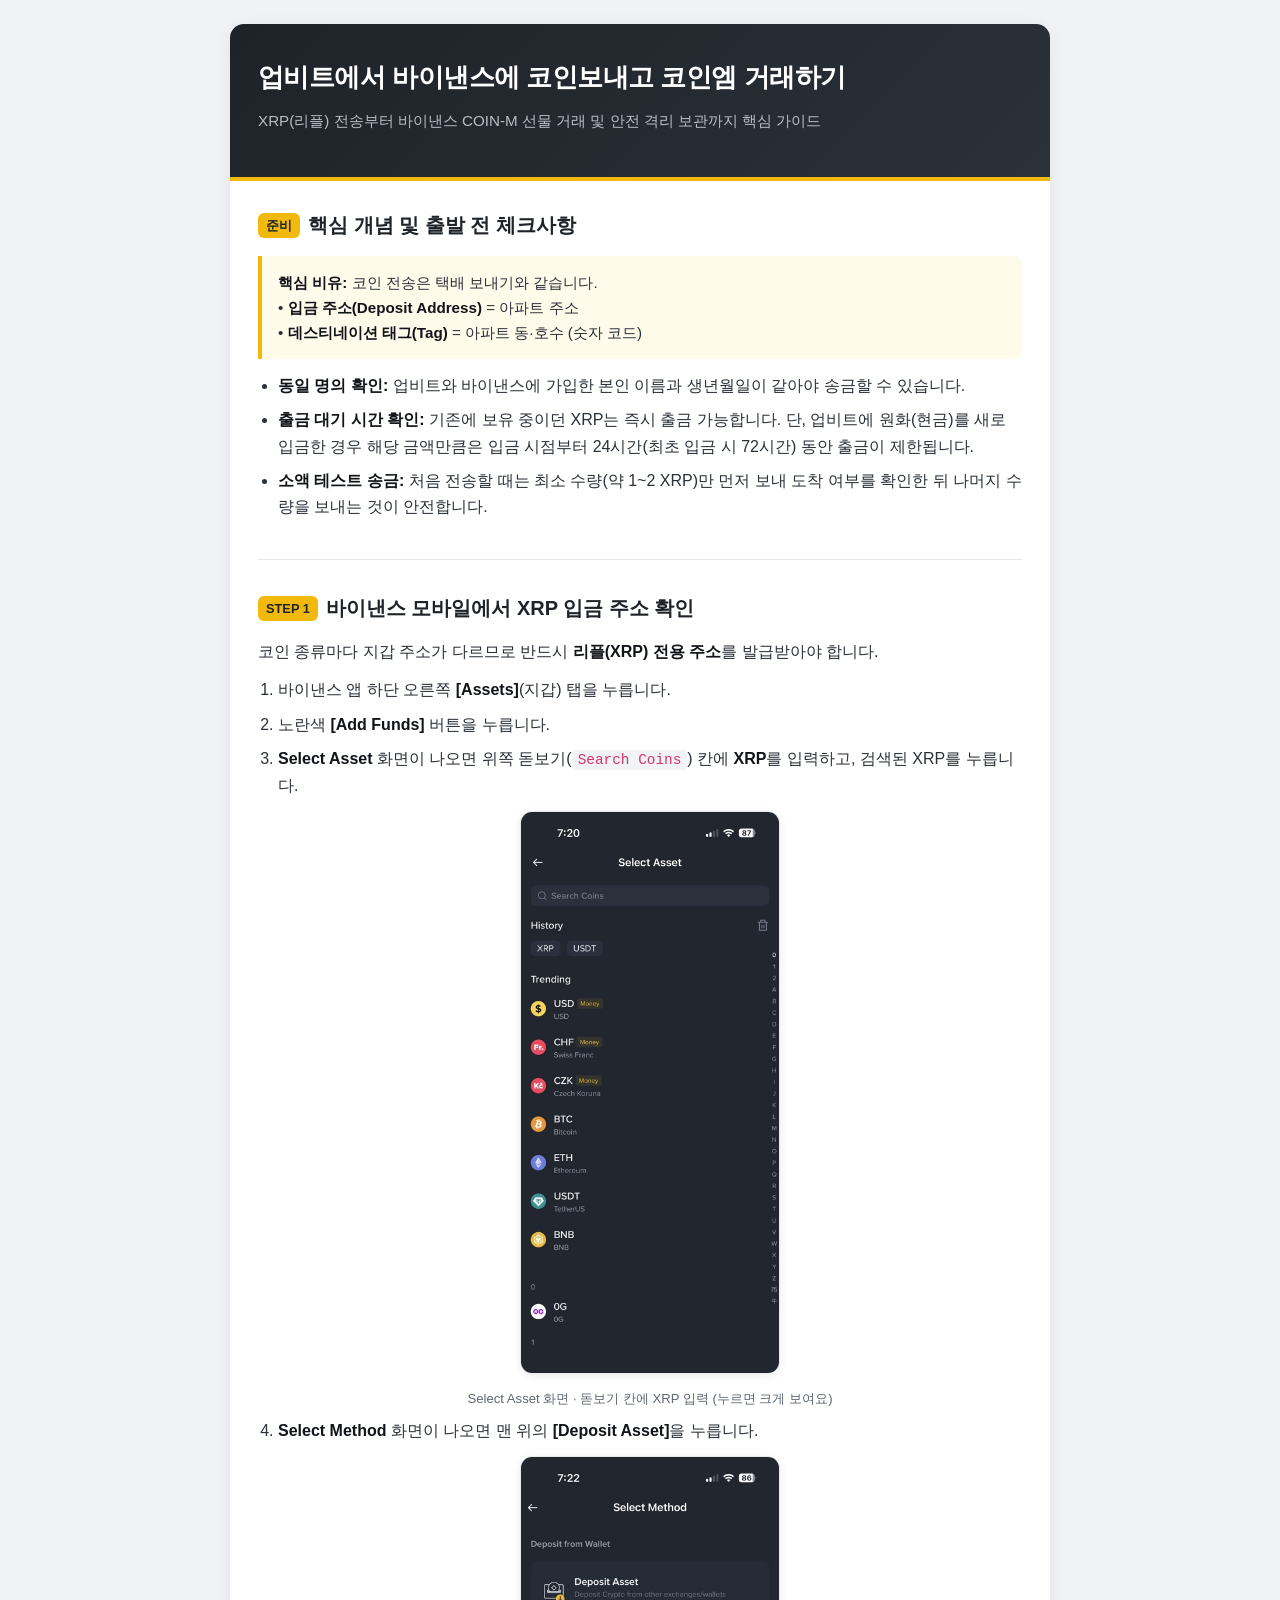
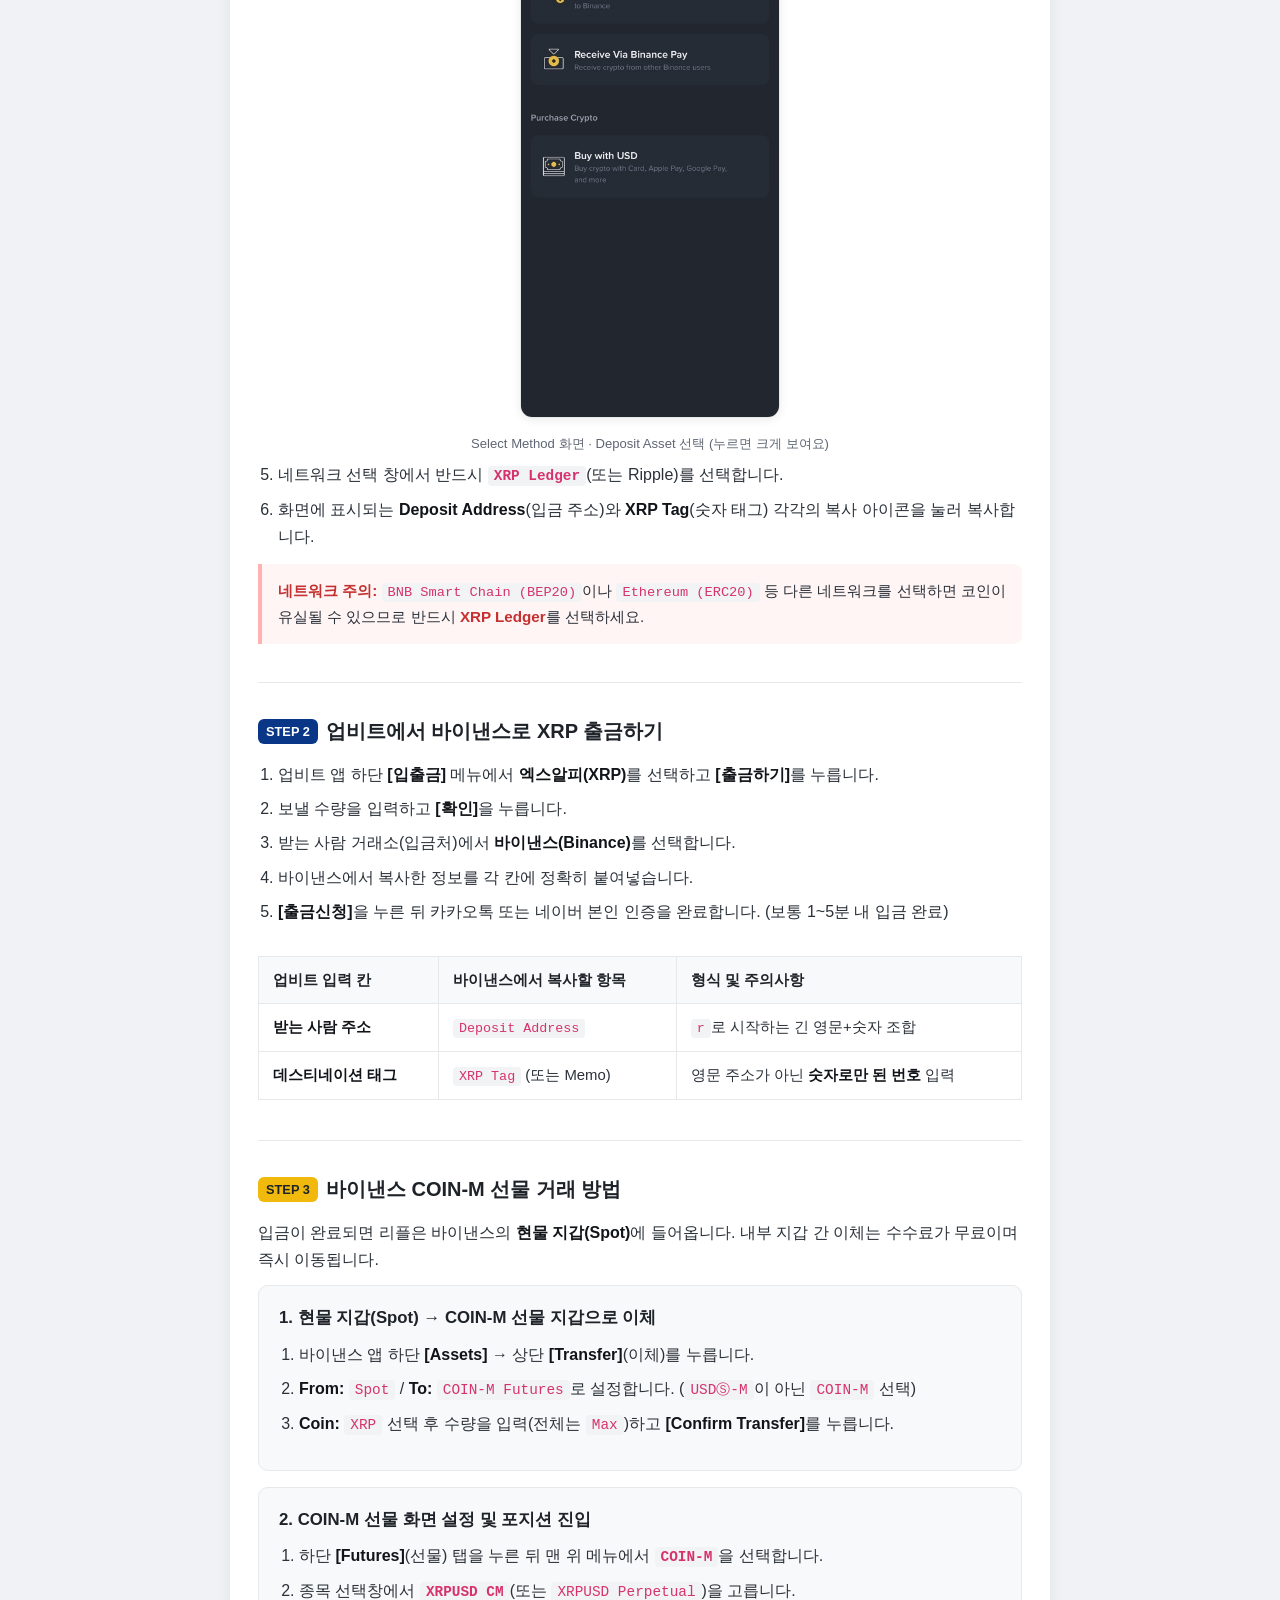
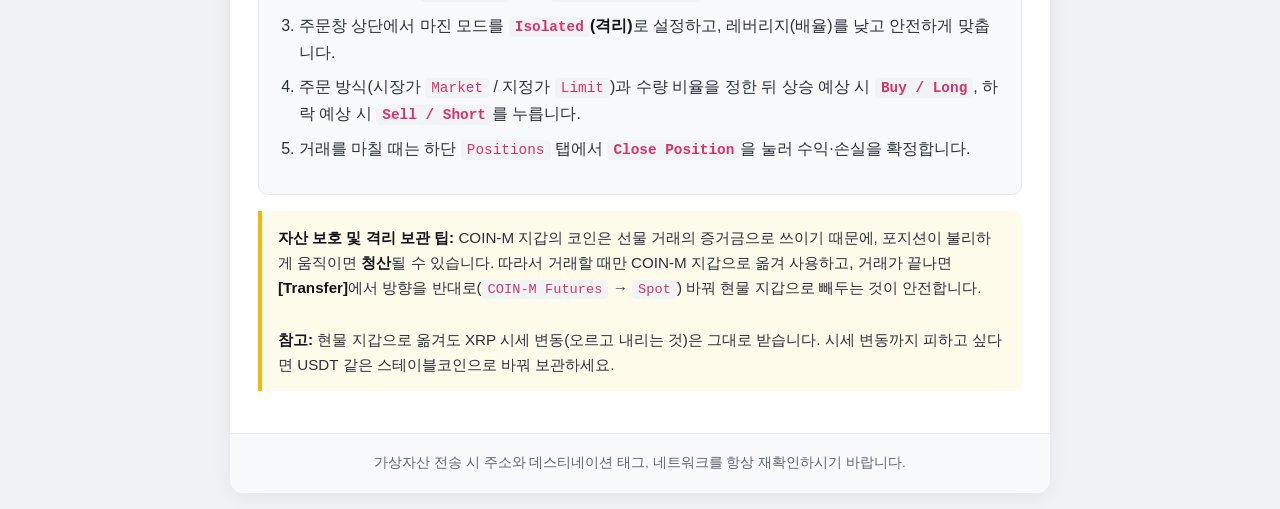
<file: upbit-binance-coinm/index.html>
<!DOCTYPE html>
<html lang="ko">
<head>
  <meta charset="UTF-8">
  <meta name="viewport" content="width=device-width, initial-scale=1.0">
  <title>업비트에서 바이낸스에 코인보내고 코인엠 거래하기</title>
  <style>
    :root{--primary:#1e2329;--accent:#f0b90b;--upbit-blue:#093687;--bg-gray:#f8f9fa;--border-color:#e6e8ea;--text-main:#2b3139;--text-sub:#5e6673;--danger-bg:#fff5f5;--danger-border:#feb2b2;--danger-text:#c53030;--tip-bg:#fffbeb;}
    *{box-sizing:border-box;margin:0;padding:0;}
    body{font-family:-apple-system,BlinkMacSystemFont,"Apple SD Gothic Neo","Pretendard","Malgun Gothic",sans-serif;line-height:1.65;color:var(--text-main);background-color:#f0f2f5;padding:24px 16px;}
    .container{max-width:820px;margin:0 auto;background:#fff;border-radius:14px;box-shadow:0 4px 20px rgba(0,0,0,.06);overflow:hidden;}
    header{background:linear-gradient(135deg,#1e2329 0%,#2b3139 100%);color:#fff;padding:32px 28px;border-bottom:4px solid var(--accent);}
    header h1{font-size:1.65rem;font-weight:700;margin-bottom:8px;letter-spacing:-.02em;}
    header p{font-size:.95rem;color:#b7bdc6;}
    main{padding:28px;}
    section{margin-bottom:32px;padding-bottom:24px;border-bottom:1px solid var(--border-color);}
    section:last-child{margin-bottom:0;padding-bottom:0;border-bottom:none;}
    h2{font-size:1.25rem;color:var(--primary);margin-bottom:14px;display:flex;align-items:center;gap:8px;flex-wrap:wrap;}
    .badge{display:inline-block;background:var(--accent);color:var(--primary);font-size:.8rem;font-weight:700;padding:2px 8px;border-radius:6px;}
    .badge-blue{background:var(--upbit-blue);color:#fff;}
    p{margin-bottom:12px;}
    ul,ol{margin-left:20px;margin-bottom:14px;}
    li{margin-bottom:8px;}
    strong{color:#111418;font-weight:600;}
    code{background-color:#f1f3f5;color:#d6336c;padding:2px 6px;border-radius:4px;font-family:ui-monospace,SFMono-Regular,Menlo,Monaco,Consolas,monospace;font-size:.9em;}
    .box-tip{background-color:var(--tip-bg);border-left:4px solid var(--accent);padding:14px 16px;border-radius:0 8px 8px 0;margin:14px 0;font-size:.95rem;}
    .box-danger{background-color:var(--danger-bg);border-left:4px solid var(--danger-border);padding:14px 16px;border-radius:0 8px 8px 0;margin:14px 0;font-size:.95rem;}
    .box-danger strong{color:var(--danger-text);}
    .table-wrap{overflow-x:auto;}
    table{width:100%;border-collapse:collapse;margin:16px 0;font-size:.93rem;}
    th,td{border:1px solid var(--border-color);padding:11px 14px;text-align:left;}
    th{background-color:var(--bg-gray);font-weight:700;color:var(--primary);}
    .step-card{background-color:var(--bg-gray);border:1px solid var(--border-color);border-radius:10px;padding:18px 20px;margin-bottom:16px;}
    .step-card h3{font-size:1.05rem;margin-bottom:10px;color:var(--primary);}
    footer{background-color:var(--bg-gray);padding:18px 28px;text-align:center;font-size:.85rem;color:var(--text-sub);border-top:1px solid var(--border-color);}
    @media (max-width:600px){main{padding:20px 16px;}header{padding:26px 18px;}header h1{font-size:1.35rem;}}
    .shot{margin:12px 0 4px;text-align:center;}
    .shot img{max-width:260px;width:100%;border-radius:12px;border:1px solid var(--border-color);box-shadow:0 2px 10px rgba(0,0,0,.08);cursor:zoom-in;}
    .shot figcaption{font-size:.82rem;color:var(--text-sub);margin-top:6px;}
    #lb{display:none;position:fixed;inset:0;background:rgba(0,0,0,.85);z-index:999;align-items:center;justify-content:center;cursor:zoom-out;padding:16px;}
    #lb img{max-width:100%;max-height:100%;border-radius:10px;}
    #lb.on{display:flex;}
  </style>
</head>
<body>
  <div class="container">
    <header>
      <h1>업비트에서 바이낸스에 코인보내고 코인엠 거래하기</h1>
      <p>XRP(리플) 전송부터 바이낸스 COIN-M 선물 거래 및 안전 격리 보관까지 핵심 가이드</p>
    </header>
    <main>
      <section>
        <h2><span class="badge">준비</span> 핵심 개념 및 출발 전 체크사항</h2>
        <div class="box-tip">
          <strong>핵심 비유:</strong> 코인 전송은 택배 보내기와 같습니다.<br>
          • <strong>입금 주소(Deposit Address)</strong> = 아파트 주소<br>
          • <strong>데스티네이션 태그(Tag)</strong> = 아파트 동·호수 (숫자 코드)
        </div>
        <ul>
          <li><strong>동일 명의 확인:</strong> 업비트와 바이낸스에 가입한 본인 이름과 생년월일이 같아야 송금할 수 있습니다.</li>
          <li><strong>출금 대기 시간 확인:</strong> 기존에 보유 중이던 XRP는 즉시 출금 가능합니다. 단, 업비트에 원화(현금)를 새로 입금한 경우 해당 금액만큼은 입금 시점부터 24시간(최초 입금 시 72시간) 동안 출금이 제한됩니다.</li>
          <li><strong>소액 테스트 송금:</strong> 처음 전송할 때는 최소 수량(약 1~2 XRP)만 먼저 보내 도착 여부를 확인한 뒤 나머지 수량을 보내는 것이 안전합니다.</li>
        </ul>
      </section>

      <section>
        <h2><span class="badge">STEP 1</span> 바이낸스 모바일에서 XRP 입금 주소 확인</h2>
        <p>코인 종류마다 지갑 주소가 다르므로 반드시 <strong>리플(XRP) 전용 주소</strong>를 발급받아야 합니다.</p>
        <ol>
          <li>바이낸스 앱 하단 오른쪽 <strong>[Assets]</strong>(지갑) 탭을 누릅니다.</li>
          <li>노란색 <strong>[Add Funds]</strong> 버튼을 누릅니다.</li>
          <li><strong>Select Asset</strong> 화면이 나오면 위쪽 돋보기(<code>Search Coins</code>) 칸에 <strong>XRP</strong>를 입력하고, 검색된 XRP를 누릅니다.
            <figure class="shot"><img src="img/step1-select-asset.png" alt="바이낸스 Select Asset 화면" class="zoom"><figcaption>Select Asset 화면 · 돋보기 칸에 XRP 입력 (누르면 크게 보여요)</figcaption></figure>
          </li>
          <li><strong>Select Method</strong> 화면이 나오면 맨 위의 <strong>[Deposit Asset]</strong>을 누릅니다.
            <figure class="shot"><img src="img/step1-select-method.png" alt="바이낸스 Select Method 화면" class="zoom"><figcaption>Select Method 화면 · Deposit Asset 선택 (누르면 크게 보여요)</figcaption></figure>
          </li>
          <li>네트워크 선택 창에서 반드시 <strong><code>XRP Ledger</code></strong>(또는 Ripple)를 선택합니다.</li>
          <li>화면에 표시되는 <strong>Deposit Address</strong>(입금 주소)와 <strong>XRP Tag</strong>(숫자 태그) 각각의 복사 아이콘을 눌러 복사합니다.</li>
        </ol>
        <div class="box-danger">
          <strong>네트워크 주의:</strong> <code>BNB Smart Chain (BEP20)</code>이나 <code>Ethereum (ERC20)</code> 등 다른 네트워크를 선택하면 코인이 유실될 수 있으므로 반드시 <strong>XRP Ledger</strong>를 선택하세요.
        </div>
      </section>

      <section>
        <h2><span class="badge badge-blue">STEP 2</span> 업비트에서 바이낸스로 XRP 출금하기</h2>
        <ol>
          <li>업비트 앱 하단 <strong>[입출금]</strong> 메뉴에서 <strong>엑스알피(XRP)</strong>를 선택하고 <strong>[출금하기]</strong>를 누릅니다.</li>
          <li>보낼 수량을 입력하고 <strong>[확인]</strong>을 누릅니다.</li>
          <li>받는 사람 거래소(입금처)에서 <strong>바이낸스(Binance)</strong>를 선택합니다.</li>
          <li>바이낸스에서 복사한 정보를 각 칸에 정확히 붙여넣습니다.</li>
          <li><strong>[출금신청]</strong>을 누른 뒤 카카오톡 또는 네이버 본인 인증을 완료합니다. (보통 1~5분 내 입금 완료)</li>
        </ol>
        <div class="table-wrap">
        <table>
          <thead><tr><th>업비트 입력 칸</th><th>바이낸스에서 복사할 항목</th><th>형식 및 주의사항</th></tr></thead>
          <tbody>
            <tr><td><strong>받는 사람 주소</strong></td><td><code>Deposit Address</code></td><td><code>r</code>로 시작하는 긴 영문+숫자 조합</td></tr>
            <tr><td><strong>데스티네이션 태그</strong></td><td><code>XRP Tag</code> (또는 Memo)</td><td>영문 주소가 아닌 <strong>숫자로만 된 번호</strong> 입력</td></tr>
          </tbody>
        </table>
        </div>
      </section>

      <section>
        <h2><span class="badge">STEP 3</span> 바이낸스 COIN-M 선물 거래 방법</h2>
        <p>입금이 완료되면 리플은 바이낸스의 <strong>현물 지갑(Spot)</strong>에 들어옵니다. 내부 지갑 간 이체는 수수료가 무료이며 즉시 이동됩니다.</p>
        <div class="step-card">
          <h3>1. 현물 지갑(Spot) → COIN-M 선물 지갑으로 이체</h3>
          <ol>
            <li>바이낸스 앱 하단 <strong>[Assets]</strong> → 상단 <strong>[Transfer]</strong>(이체)를 누릅니다.</li>
            <li><strong>From:</strong> <code>Spot</code> / <strong>To:</strong> <code>COIN-M Futures</code>로 설정합니다. (<code>USDⓈ-M</code>이 아닌 <code>COIN-M</code> 선택)</li>
            <li><strong>Coin:</strong> <code>XRP</code> 선택 후 수량을 입력(전체는 <code>Max</code>)하고 <strong>[Confirm Transfer]</strong>를 누릅니다.</li>
          </ol>
        </div>
        <div class="step-card">
          <h3>2. COIN-M 선물 화면 설정 및 포지션 진입</h3>
          <ol>
            <li>하단 <strong>[Futures]</strong>(선물) 탭을 누른 뒤 맨 위 메뉴에서 <strong><code>COIN-M</code></strong>을 선택합니다.</li>
            <li>종목 선택창에서 <strong><code>XRPUSD CM</code></strong>(또는 <code>XRPUSD Perpetual</code>)을 고릅니다.</li>
            <li>주문창 상단에서 마진 모드를 <strong><code>Isolated</code>(격리)</strong>로 설정하고, 레버리지(배율)를 낮고 안전하게 맞춥니다.</li>
            <li>주문 방식(시장가 <code>Market</code> / 지정가 <code>Limit</code>)과 수량 비율을 정한 뒤 상승 예상 시 <strong><code>Buy / Long</code></strong>, 하락 예상 시 <strong><code>Sell / Short</code></strong>를 누릅니다.</li>
            <li>거래를 마칠 때는 하단 <code>Positions</code> 탭에서 <strong><code>Close Position</code></strong>을 눌러 수익·손실을 확정합니다.</li>
          </ol>
        </div>
        <div class="box-tip">
          <strong>자산 보호 및 격리 보관 팁:</strong> COIN-M 지갑의 코인은 선물 거래의 증거금으로 쓰이기 때문에, 포지션이 불리하게 움직이면 <strong>청산</strong>될 수 있습니다. 따라서 거래할 때만 COIN-M 지갑으로 옮겨 사용하고, 거래가 끝나면 <strong>[Transfer]</strong>에서 방향을 반대로(<code>COIN-M Futures</code> → <code>Spot</code>) 바꿔 현물 지갑으로 빼두는 것이 안전합니다.<br><br>
          <strong>참고:</strong> 현물 지갑으로 옮겨도 XRP 시세 변동(오르고 내리는 것)은 그대로 받습니다. 시세 변동까지 피하고 싶다면 USDT 같은 스테이블코인으로 바꿔 보관하세요.
        </div>
      </section>
    </main>
    <footer>가상자산 전송 시 주소와 데스티네이션 태그, 네트워크를 항상 재확인하시기 바랍니다.</footer>
  </div>
  <div id="lb"><img alt=""></div>
  <script>
    const lb=document.getElementById('lb'),li=lb.querySelector('img');
    document.querySelectorAll('img.zoom').forEach(i=>i.addEventListener('click',()=>{li.src=i.src;li.alt=i.alt;lb.classList.add('on');}));
    lb.addEventListener('click',()=>lb.classList.remove('on'));
    document.addEventListener('keydown',e=>{if(e.key==='Escape')lb.classList.remove('on');});
  </script>
</body>
</html>
</file>
